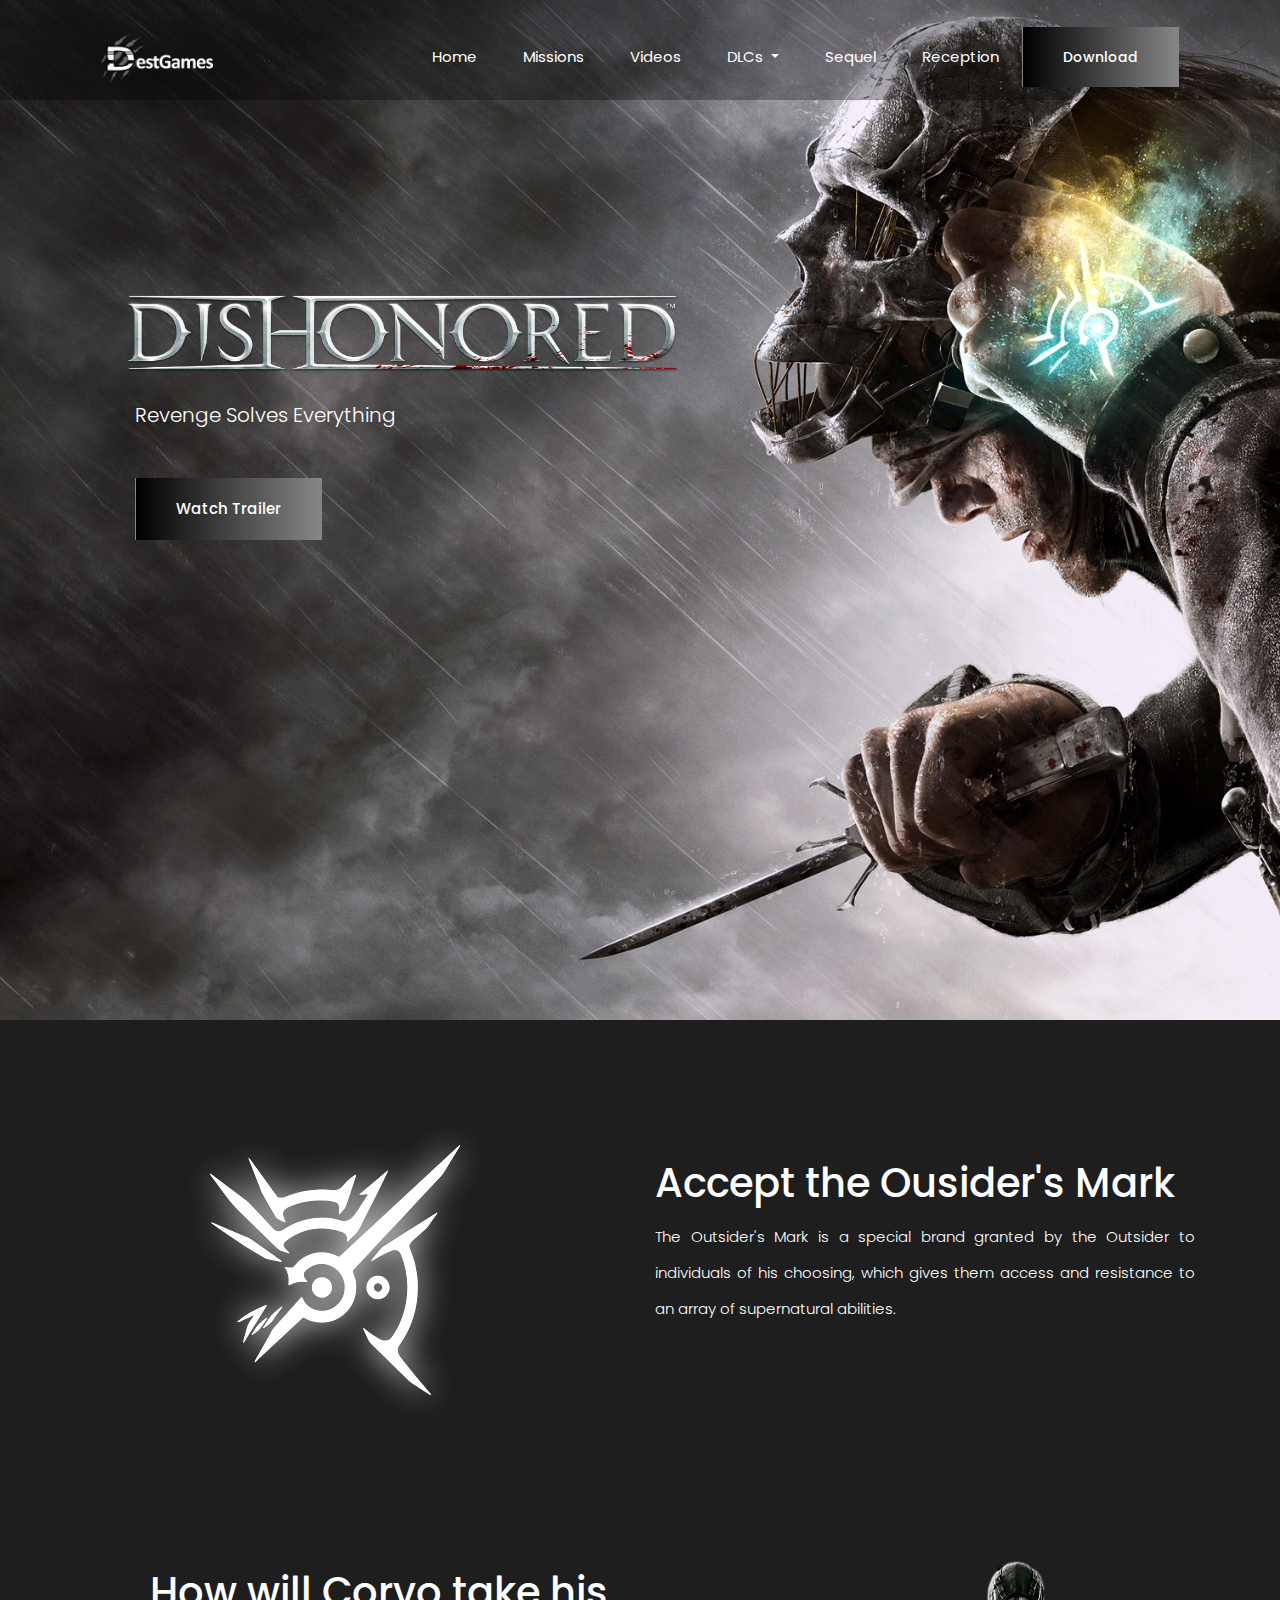
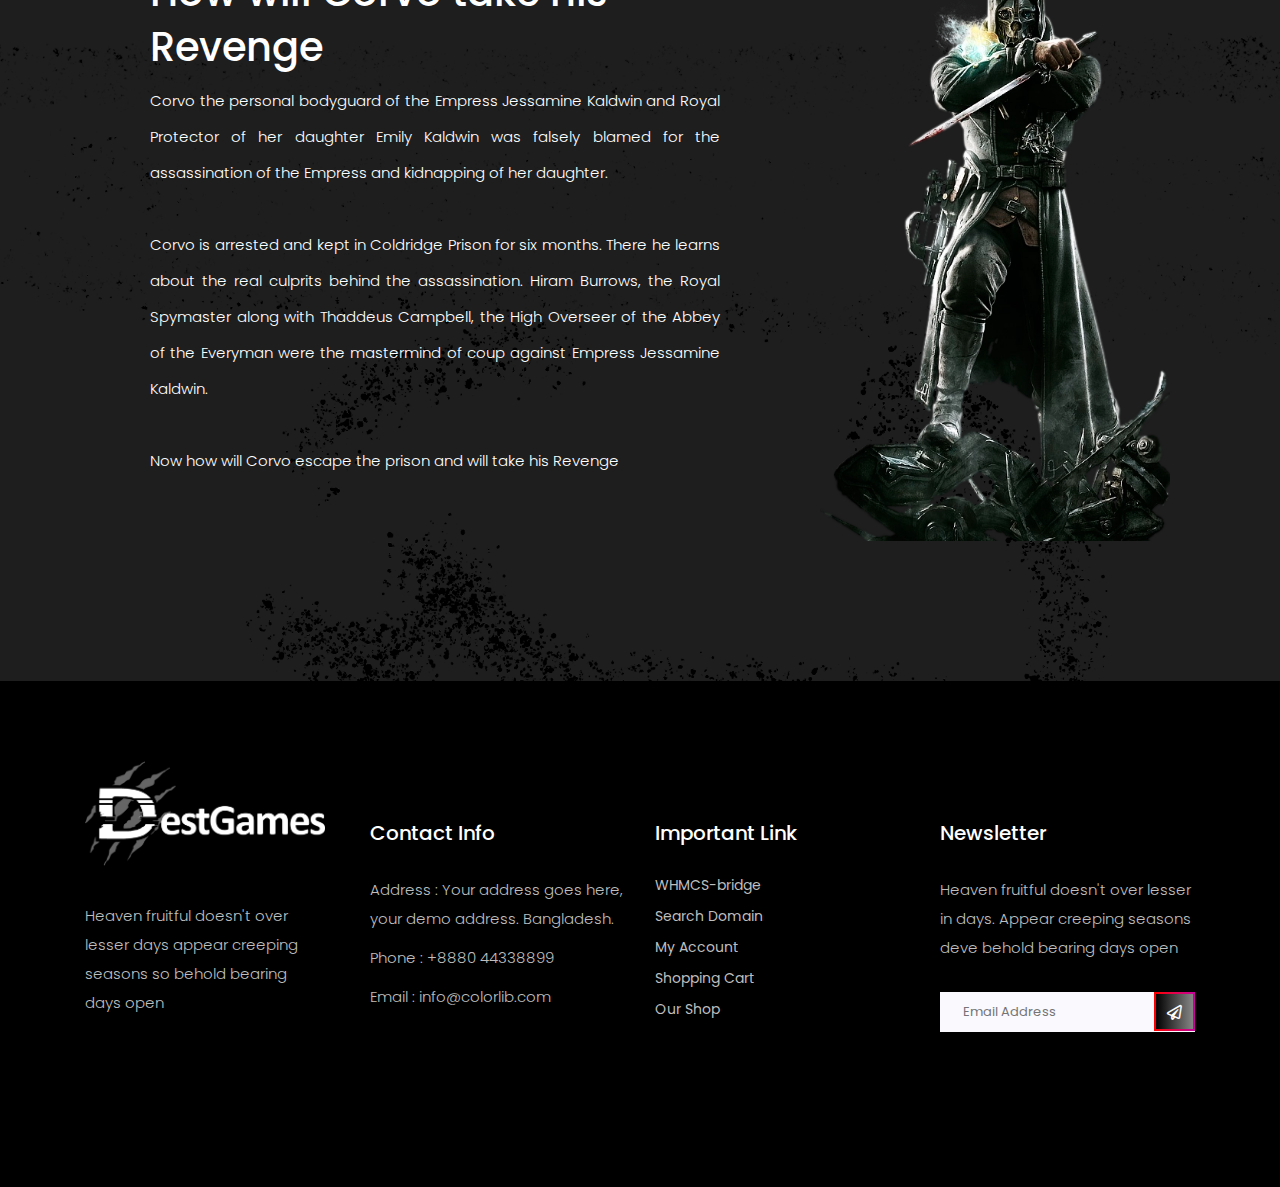
<file: index.html>
<!doctype html>
<html lang="zxx">

<head>
    <!-- Required meta tags -->
    <meta charset="utf-8">
    <meta name="viewport" content="width=device-width, initial-scale=1, shrink-to-fit=no">
    <title>Dishonored</title>
    <link rel="icon" href="img/favicon.png">
    <link rel="stylesheet" href="https://stackpath.bootstrapcdn.com/bootstrap/4.3.1/css/bootstrap.min.css" integrity="sha384-ggOyR0iXCbMQv3Xipma34MD+dH/1fQ784/j6cY/iJTQUOhcWr7x9JvoRxT2MZw1T" crossorigin="anonymous">
    <link href="https://cdnjs.cloudflare.com/ajax/libs/font-awesome/5.11.2/css/all.css" rel="stylesheet">
    <link rel="stylesheet" href="css/style.css">
</head>

<body>
    <div class="body_bg">
        <!--::header part start::-->
        <header class="main_menu single_page_menu">
            <div class="container">
                <div class="row align-items-center">
                    <div class="col-lg-12">
                        <nav class="navbar navbar-expand-lg navbar-light">
                            <a class="navbar-brand" href="index.html"> <img src="img/site-logo.png" alt="logo" style="padding-right: 80px;padding-top: 3px"> </a>
                            <button class="navbar-toggler" type="button" data-toggle="collapse" data-target="#navbarSupportedContent" aria-controls="navbarSupportedContent" aria-expanded="false" aria-label="Toggle navigation">
                                <span class="menu_icon"><i class="fas fa-bars"></i></span>
                            </button>
                            <div class="collapse navbar-collapse main-menu-item" id="navbarSupportedContent" style="padding-left:100px">
                                <ul class="navbar-nav">
                                    <li class="nav-item">
                                        <a class="nav-link" href="index.html">Home</a>
                                    </li>
                                    <li class="nav-item">
                                        <a class="nav-link" href="missions.html">Missions</a>
                                    </li>
                                    <li class="nav-item">
                                        <a class="nav-link" href="videos.html">Videos</a>
                                    </li>
                                    <li class="nav-item dropdown">
                                        <a class="nav-link dropdown-toggle" href="dlcs.html" id="navbarDropdown" role="button" data-toggle="dropdown" aria-haspopup="true" aria-expanded="false">
                                            DLCs
                                        </a>
                                        <div class="dropdown-menu" aria-labelledby="navbarDropdown">
                                            <a class="dropdown-item" href="dlcs.html"> Dunwall City Trials</a>
                                            <a class="dropdown-item" href="dlcs.html">The Knife of Dunwall</a>
                                            <a class="dropdown-item" href="dlcs.html">The Brigmore Witches</a>
                                        </div>
                                    </li>
                                    <li class="nav-item">
                                        <a class="nav-link" href="dlcs.html#seq">Sequel</a>
                                    </li>
                                    <li class="nav-item">
                                        <a class="nav-link" href="team.html">Reception</a>
                                    </li>
                                </ul>
                            </div>
                            <a href="https://store.steampowered.com/app/205100/Dishonored/" class="btn_1 d-none d-sm-block" style="font-size:14px">Download</a>
                        </nav>
                    </div>
                </div>
            </div>
        </header>
        <!-- Header part end-->
        <!-- banner part start-->
        <section class="banner_part">
            <div class="container">
                <div class="row align-items-center justify-content-between">
                    <div class="col-lg-7 col-md-8">
                        <div class="banner_text">
                            <div class="banner_text_iner">
                                <img src="img/game-logo.png" alt="game-logo" style="padding-bottom:0px">
                                <p style="padding-left: 50px;font-size: 20px;padding-top:0px">Revenge Solves Everything</p>
                                <div style="padding-left: 50px">
                                    <a href="https://www.youtube.com/watch?v=u4b_pKoTebk" class="btn_1">Watch Trailer</a>
                                </div>
                            </div>
                        </div>
                    </div>
                </div>
            </div>
        </section>
        <!-- banner part start-->
        <!-- about_us part start-->
        <section class="about_us section_padding" style="padding-top: 100px">
            <div class="container">
                <div class="row align-items-center justify-content-between">
                    <div class="col-md-5 col-lg-6 col-xl-6">
                        <div class="learning_img" style="padding-left: 100px">
                            <img src="img/mark-logo.png" alt="outsider's mark" width="300" height="300">
                        </div>
                    </div>
                    <div class="col-md-7 col-lg-6 col-xl-0">
                        <div class="about_us_text">
                            <h2>Accept the Ousider's Mark</h2>
                            <p align=justify>The Outsider's Mark is a special brand granted by the Outsider to individuals of his choosing, which gives them access and resistance to an array of supernatural abilities.</p>
                        </div>
                    </div>
                </div>
            </div>
        </section>
        <!-- about_us part end-->
        <!-- about_us part start-->
        <section class="about_us section_padding">
            <div class="container">
                <div class="row align-items-center justify-content-between">
                    <div class="col-md-7 col-lg-7 col-xl-0" style="padding-left: 80px">
                        <div class="about_us_text">
                            <h2>How will Corvo take his Revenge</h2>
                            <p align=justify>Corvo the personal bodyguard of the Empress Jessamine Kaldwin and Royal Protector of her daughter Emily Kaldwin was falsely blamed for the assassination of the Empress and kidnapping of her daughter.<br><br>
                                Corvo is arrested and kept in Coldridge Prison for six months. There he learns about the real culprits behind the assassination. Hiram Burrows, the Royal Spymaster along with Thaddeus Campbell, the High Overseer of the Abbey of the Everyman were the mastermind of coup against Empress Jessamine Kaldwin.<br><br>
                                Now how will Corvo escape the prison and will take his Revenge
                            </p>
                        </div>
                    </div>
                    <div class="col-md-5 col-lg-6 col-xl-5">
                        <div class="learning_img" style="padding-left: 70px">
                            <img src="img/corvo1.png" alt="outsider's mark" width="350" height="581">
                        </div>
                    </div>
                </div>
            </div>
        </section>
        <!-- about_us part end-->
        <!--::footer_part start::-->
        <footer class="footer_part">
            <div class="footer_top">
                <div class="container">
                    <div class="row">
                        <div class="col-sm-6 col-lg-3" style="bottom: 60px;padding-right: 30px">
                            <div class="single_footer_part">
                                <a href="index.html" class="footer_logo_iner"> <img src="img/logo.png" alt="logo"> </a>
                                <p>Heaven fruitful doesn't over lesser days appear creeping seasons so behold bearing
                                    days
                                    open
                                </p>
                            </div>
                        </div>
                        <div class="col-sm-6 col-lg-3">
                            <div class="single_footer_part">
                                <h4>Contact Info</h4>
                                <p>Address : Your address goes
                                    here, your demo address.
                                    Bangladesh.</p>
                                <p>Phone : +8880 44338899</p>
                                <p>Email : info@colorlib.com</p>
                            </div>
                        </div>
                        <div class="col-sm-6 col-lg-3">
                            <div class="single_footer_part">
                                <h4>Important Link</h4>
                                <ul class="list-unstyled">
                                    <li><a href=""> WHMCS-bridge</a></li>
                                    <li><a href="">Search Domain</a></li>
                                    <li><a href="">My Account</a></li>
                                    <li><a href="">Shopping Cart</a></li>
                                    <li><a href="">Our Shop</a></li>
                                </ul>
                            </div>
                        </div>
                        <div class="col-sm-6 col-lg-3">
                            <div class="single_footer_part">
                                <h4>Newsletter</h4>
                                <p>Heaven fruitful doesn't over lesser in days. Appear creeping seasons deve behold
                                    bearing
                                    days
                                    open
                                </p>
                                <div id="mc_embed_signup">
                                    <form target="_blank" action="https://spondonit.us12.list-manage.com/subscribe/post?u=1462626880ade1ac87bd9c93a&amp;id=92a4423d01" method="get" class="subscribe_form relative mail_part">
                                        <input type="email" name="email" id="newsletter-form-email" placeholder="Email Address" class="placeholder hide-on-focus" onfocus="this.placeholder = ''" onblur="this.placeholder = ' Email Address '">
                                        <button type="submit" name="submit" id="newsletter-submit" class="email_icon newsletter-submit button-contactForm"><i class="far fa-paper-plane"></i></button>
                                        <div class="mt-10 info"></div>
                                    </form>
                                </div>
                            </div>
                        </div>
                    </div>
                </div>
            </div>
        </footer>
        <!--::footer_part end::-->
    </div>
    <!-- jquery plugins here-->
    <script src="js/jquery-1.12.1.min.js"></script>
    <!-- popper js -->
    <!--    <script src="js/popper.min.js"></script>-->
    <!-- bootstrap js -->
    <!--    <script src="js/bootstrap.min.js"></script>-->
    <!-- easing js -->
    <script src="js/jquery.magnific-popup.js"></script>
    <!-- swiper js -->
    <!--    <script src="js/swiper.min.js"></script>-->
    <!-- swiper js -->
    <script src="js/masonry.pkgd.js"></script>
    <!-- particles js -->
    <script src="js/owl.carousel.min.js"></script>
    <script src="js/jquery.nice-select.min.js"></script>
    <!-- slick js -->
    <!--    <script src="js/slick.min.js"></script>-->
    <!--    <script src="js/jquery.counterup.min.js"></script>-->
    <!--    <script src="js/waypoints.min.js"></script>-->
    <!--    <script src="js/contact.js"></script>-->
    <script src="js/jquery.ajaxchimp.min.js"></script>
    <!--    <script src="js/jquery.form.js"></script>-->
    <!--    <script src="js/jquery.validate.min.js"></script>-->
    <script src="js/mail-script.js"></script>
    <!-- custom js -->
    <script src="js/custom.js"></script>
    <script src="https://code.jquery.com/jquery-3.3.1.slim.min.js" integrity="sha384-q8i/X+965DzO0rT7abK41JStQIAqVgRVzpbzo5smXKp4YfRvH+8abtTE1Pi6jizo" crossorigin="anonymous"></script>
    <script src="https://cdnjs.cloudflare.com/ajax/libs/popper.js/1.14.7/umd/popper.min.js" integrity="sha384-UO2eT0CpHqdSJQ6hJty5KVphtPhzWj9WO1clHTMGa3JDZwrnQq4sF86dIHNDz0W1" crossorigin="anonymous"></script>
    <script src="https://stackpath.bootstrapcdn.com/bootstrap/4.3.1/js/bootstrap.min.js" integrity="sha384-JjSmVgyd0p3pXB1rRibZUAYoIIy6OrQ6VrjIEaFf/nJGzIxFDsf4x0xIM+B07jRM" crossorigin="anonymous"></script>
</body></html>
</file>
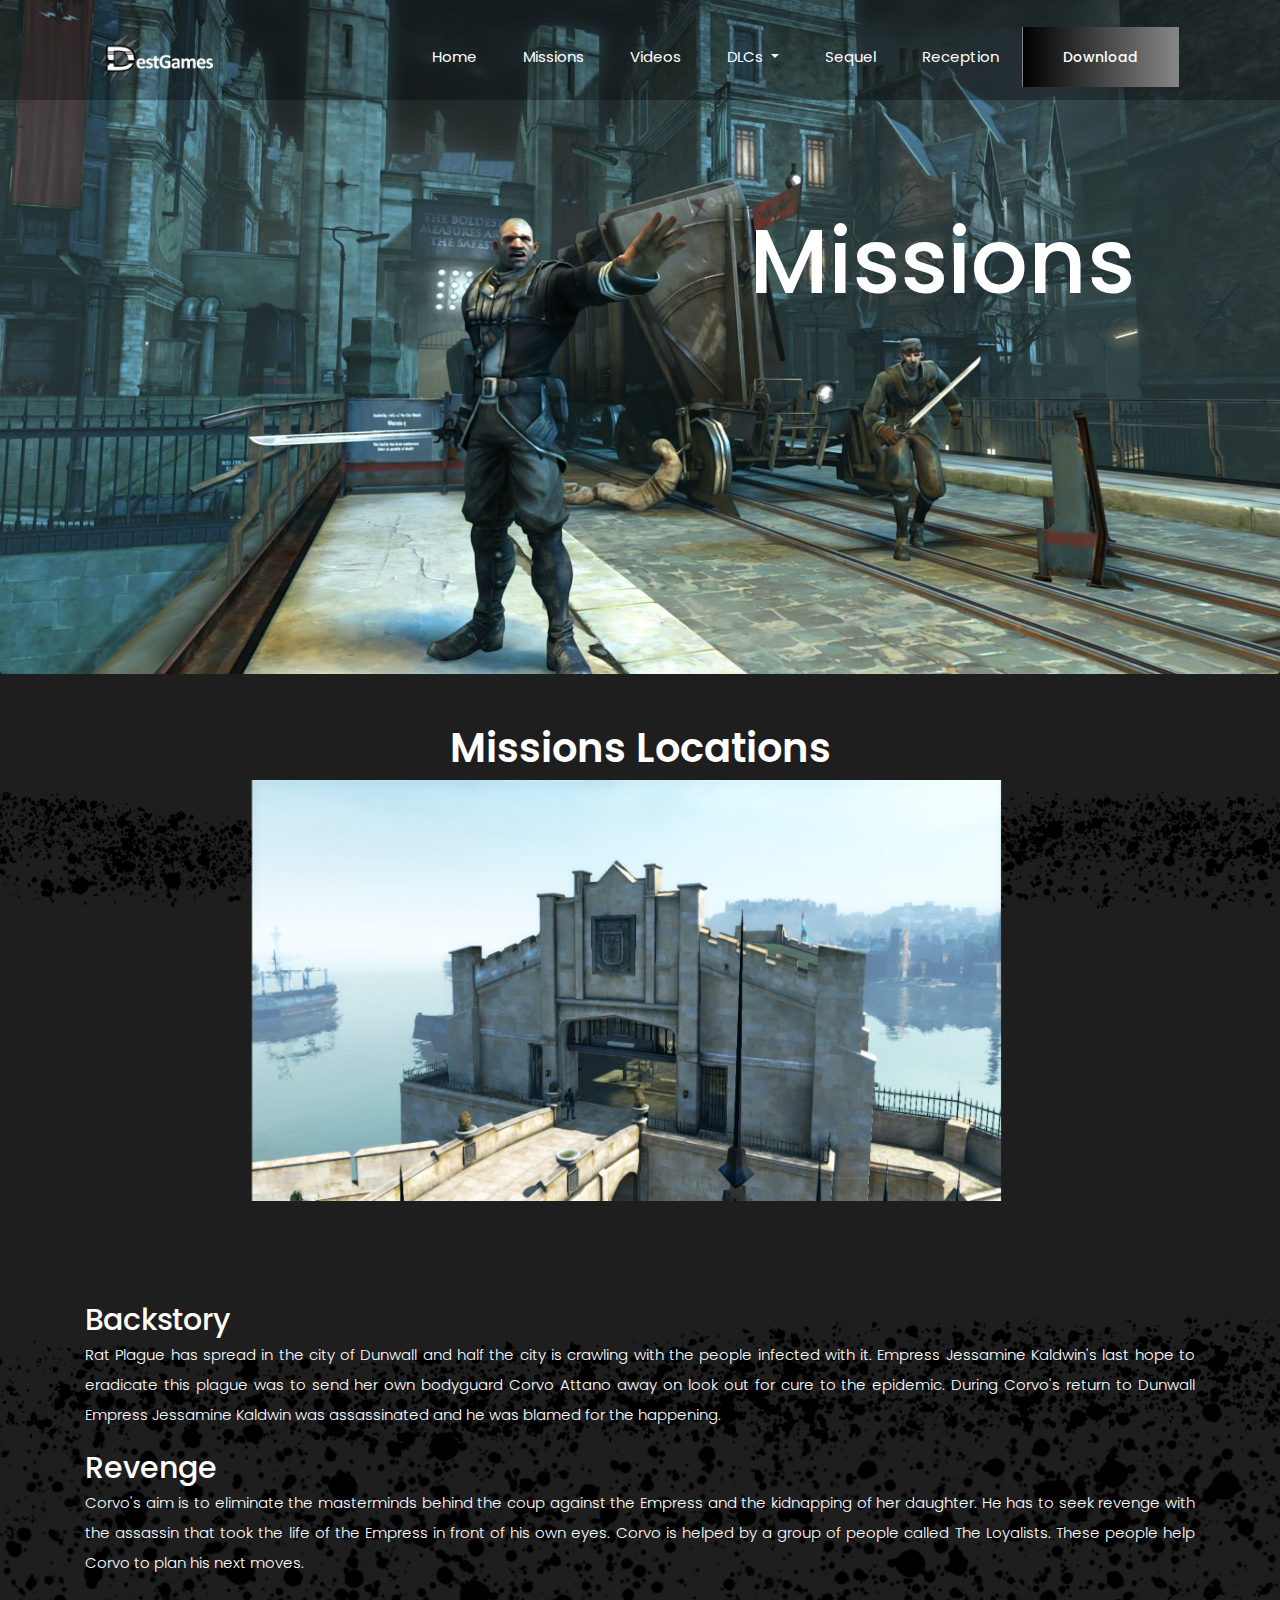
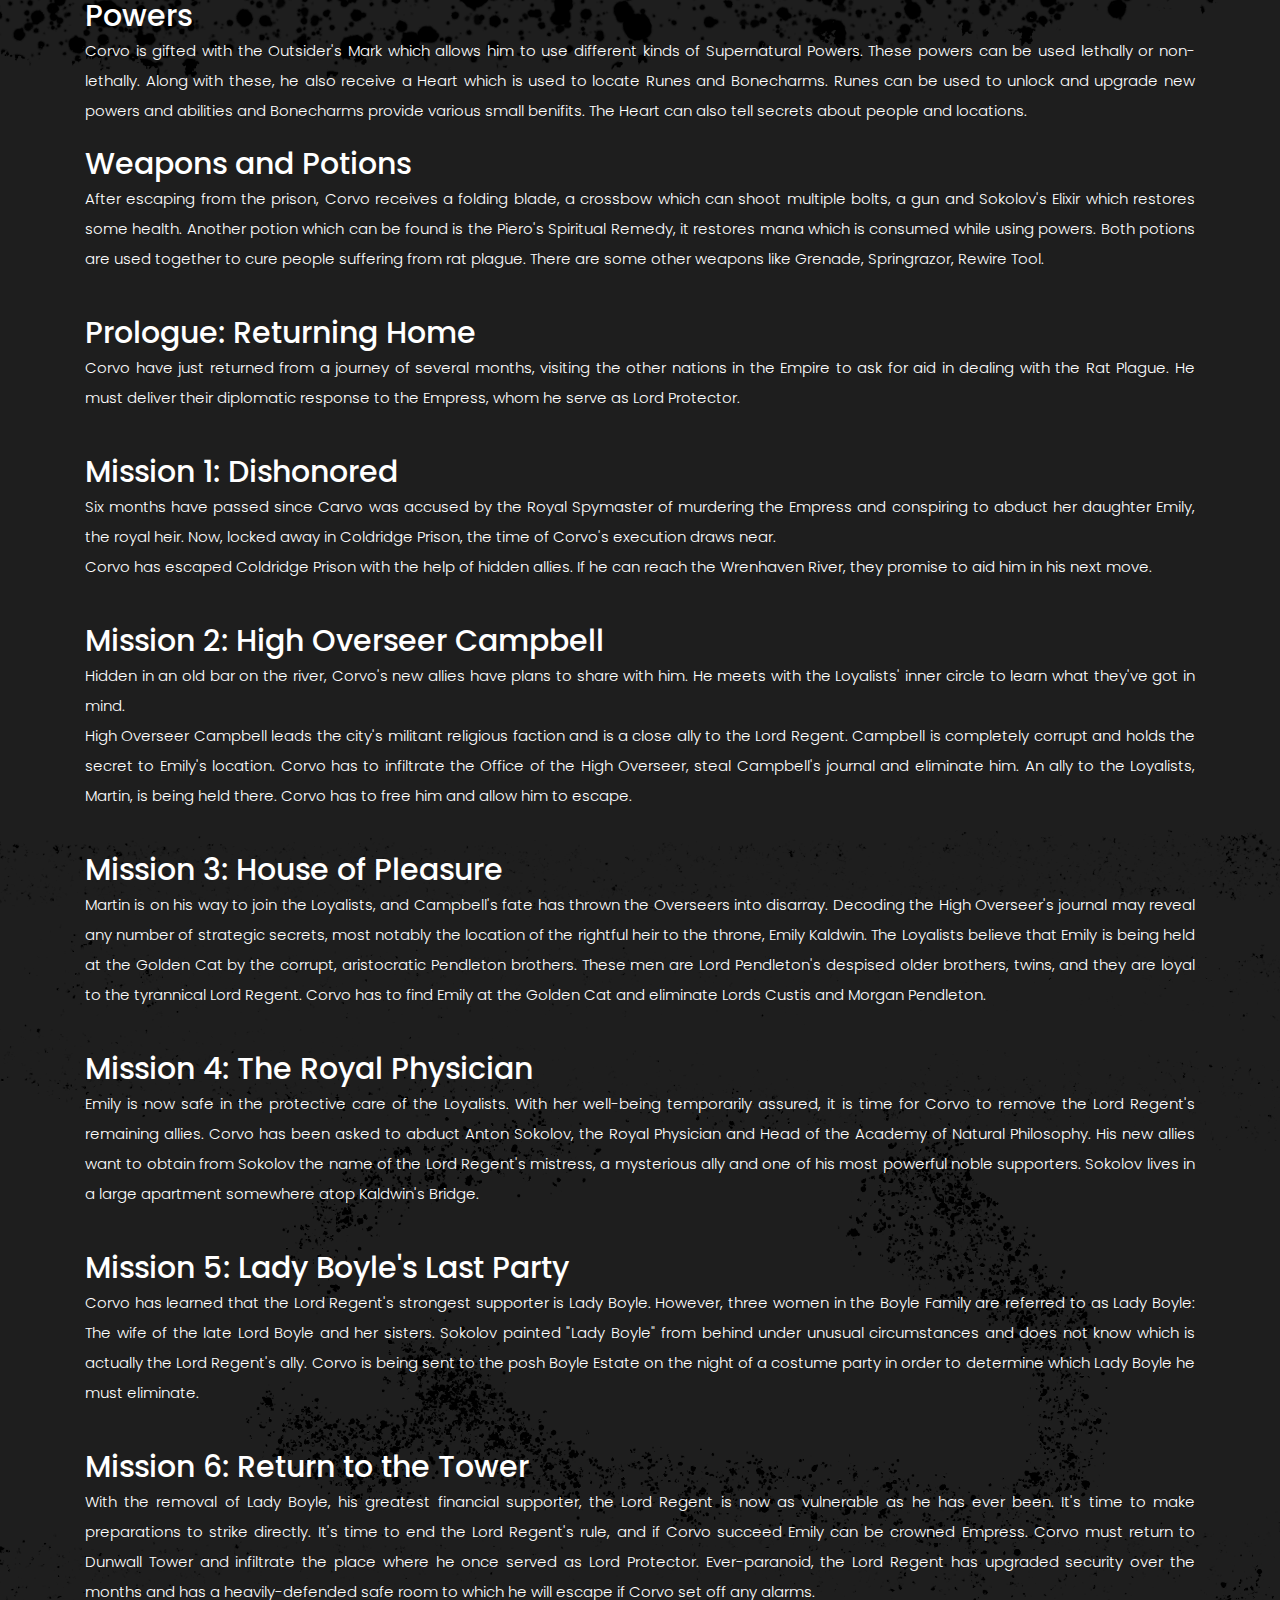
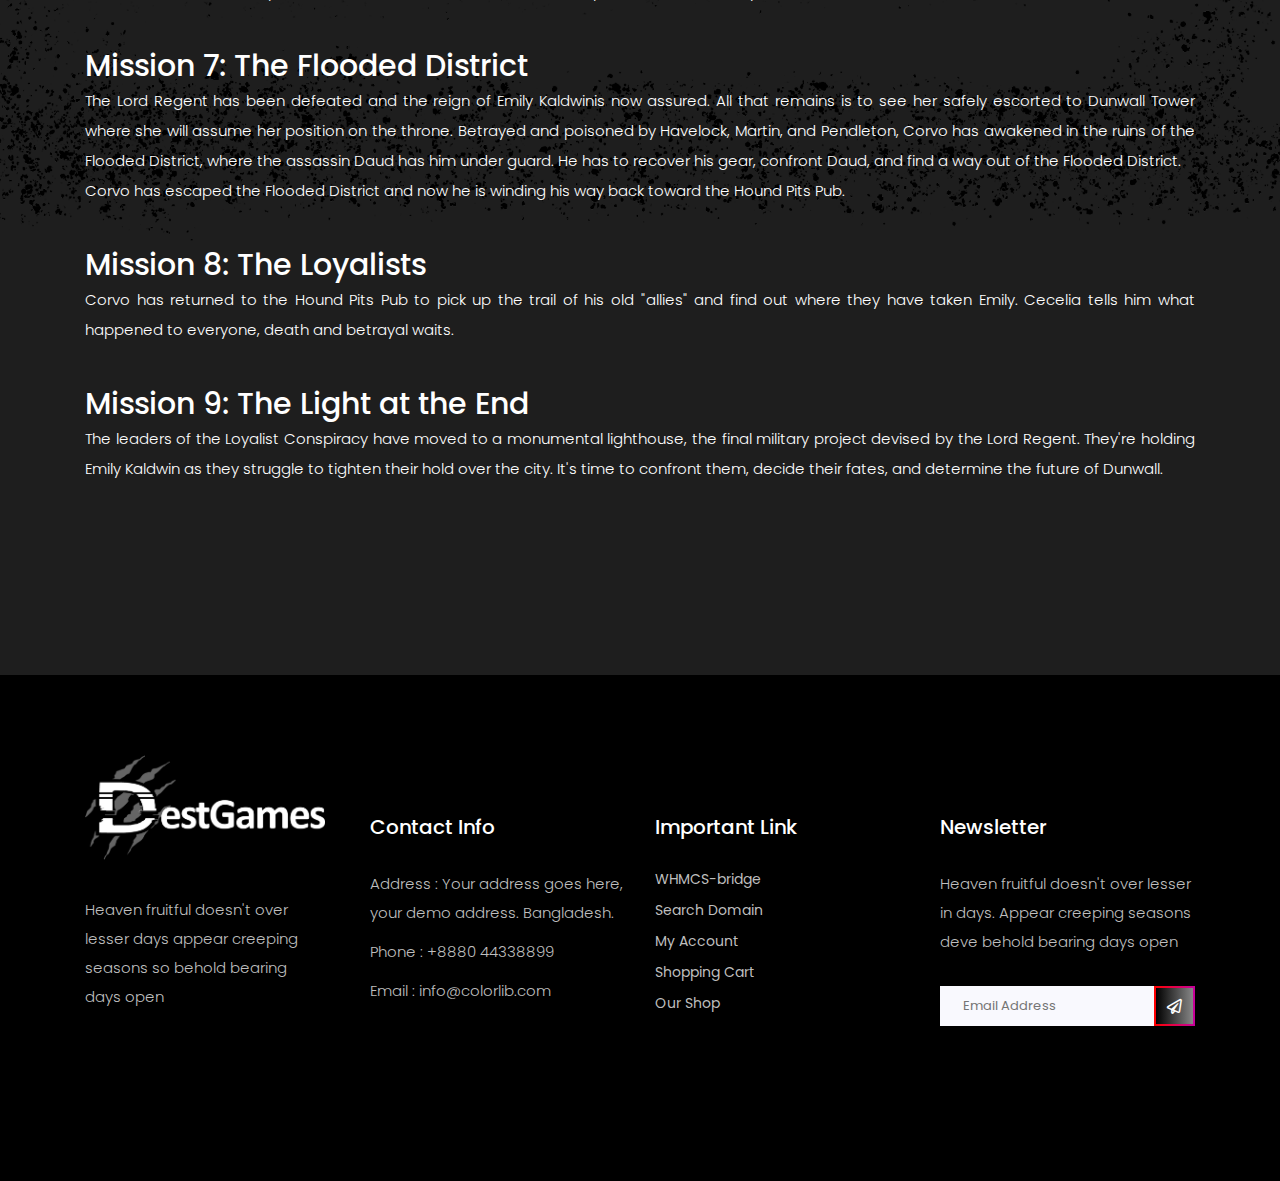
<file: missions.html>
<!doctype html>
<html lang="zxx">

<head>
    <!-- Required meta tags -->
    <meta charset="utf-8">
    <meta name="viewport" content="width=device-width, initial-scale=1, shrink-to-fit=no">
    <title>Missions - Dishonored</title>
    <link rel="icon" href="img/favicon.png">
    <link rel="stylesheet" href="https://stackpath.bootstrapcdn.com/bootstrap/4.3.1/css/bootstrap.min.css" integrity="sha384-ggOyR0iXCbMQv3Xipma34MD+dH/1fQ784/j6cY/iJTQUOhcWr7x9JvoRxT2MZw1T" crossorigin="anonymous">
    <link href="https://cdnjs.cloudflare.com/ajax/libs/font-awesome/5.11.2/css/all.css" rel="stylesheet">
    <link rel="stylesheet" href="css/style.css">
    <link rel="stylesheet" href="css/owl.carousel.min.css">
</head>

<body>
    <div class="body_bg">
        <!--::header part start::-->
        <header class="main_menu single_page_menu">
            <div class="container">
                <div class="row align-items-center">
                    <div class="col-lg-12">
                        <nav class="navbar navbar-expand-lg navbar-light">
                            <a class="navbar-brand" href="index.html"> <img src="img/site-logo.png" alt="logo" style="padding-right: 80px;padding-top: 3px"> </a>
                            <button class="navbar-toggler" type="button" data-toggle="collapse" data-target="#navbarSupportedContent" aria-controls="navbarSupportedContent" aria-expanded="false" aria-label="Toggle navigation">
                                <span class="menu_icon"><i class="fas fa-bars"></i></span>
                            </button>

                            <div class="collapse navbar-collapse main-menu-item" id="navbarSupportedContent" style="padding-left:100px">
                                <ul class="navbar-nav">
                                    <li class="nav-item">
                                        <a class="nav-link" href="index.html">Home</a>
                                    </li>
                                    <li class="nav-item">
                                        <a class="nav-link" href="missions.html">Missions</a>
                                    </li>
                                    <li class="nav-item">
                                        <a class="nav-link" href="videos.html">Videos</a>
                                    </li>
                                    <li class="nav-item dropdown">
                                        <a class="nav-link dropdown-toggle" href="dlcs.html" id="navbarDropdown" role="button" data-toggle="dropdown" aria-haspopup="true" aria-expanded="false">
                                            DLCs
                                        </a>
                                        <div class="dropdown-menu" aria-labelledby="navbarDropdown">
                                            <a class="dropdown-item" href="dlcs.html"> Dunwall City Trials</a>
                                            <a class="dropdown-item" href="dlcs.html">The Knife of Dunwall</a>
                                            <a class="dropdown-item" href="dlcs.html">The Brigmore Witches</a>
                                        </div>
                                    </li>
                                    <li class="nav-item">
                                        <a class="nav-link" href="dlcs.html#seq">Sequel</a>
                                    </li>
                                    <li class="nav-item">
                                        <a class="nav-link" href="team.html">Reception</a>
                                    </li>
                                </ul>
                            </div>
                            <a href="https://store.steampowered.com/app/205100/Dishonored/" class="btn_1 d-none d-sm-block" style="font-size:14px">Download</a>
                        </nav>
                    </div>
                </div>
            </div>
        </header>
        <!-- Header part end-->

        <!-- breadcrumb start-->
        <section class="breadcrumb breadcrumb_bg">
            <div class="container">
                <div class="row">
                    <div class="col-lg-12">
                        <div class="breadcrumb_iner text-center">
                            <div class="breadcrumb_iner_item">
                                <h2 style="text-align: right;padding-right: 60px;padding-bottom: 140px">Missions</h2>
                            </div>
                        </div>
                    </div>
                </div>
            </div>

        </section>
        <!-- breadcrumb start-->

        <!-- gallery_part part start-->
        <section class="gallery_part section_padding" style="bottom: 90px">
            <div class="container" style="padding-top: 0px">
                <div class="about_us_text">
                    <h2 style="text-align: center;font-size: 40px">Missions Locations</h2>
                </div>
                <div id="owl-demo" class="owl-carousel owl-theme">
                    <a href=#m0><div class="item"><img src="img/returning_home1.png" alt="Returning Home"></div></a>
                    <a href=#m1><div class="item"><img src="img/dishonored1.png" alt="Dishonored"></div></a>
                    <a href=#m2><div class="item"><img src="img/high-overseer1.png" alt="High Overseer Campbell"></div></a>
                        <a href=#m3><div class="item"><img src="img/house-of-pleasure.png" alt="House of Pleasure"></div></a>
                        <a href=#m4><div class="item"><img src="img/the-royal-physician.png" alt="The Royal Physician"></div></a>
                        <a href=#m5><div class="item"><img src="img/lady-boyle-last-part.png" alt="Lady Boyle's Last Party"></div></a>
                        <a href=#m6><div class="item"><img src="img/return-to-the-tower.png" alt="Return to the Tower"></div></a>
                        <a href=#m7><div class="item"><img src="img/Flooded_district.png" alt="The Flooded District"></div></a>
                        <a href=#m8><div class="item"><img src="img/loyalists.jpg" alt="The Loyalists"></div></a>
                        <a href=#m9><div class="item"><img src="img/light-at-the-end.png" alt="The Light at the End"></div></a>

                </div>
            </div>
        </section>
        <section class="about_us section_padding" style="bottom: 150px;padding-bottom: 0px">
            <div class="container">
                <div class="row align-items-center justify-content-between">
                    <div class="col-md-7 col-lg-12 col-xl-0">
                        <div class="about_us_text">
                            <h2 style="font-size: 30px;line-height: 35px;margin-bottom: 3px">Backstory</h2>
                            <p align=justify style="line-height: 30px;margin-bottom: 20px">Rat Plague has spread in the city of Dunwall and half the city is crawling with the people infected with it. Empress Jessamine Kaldwin's last hope to eradicate this plague was to send her own bodyguard Corvo Attano away on look out for cure to the epidemic. During Corvo's return to Dunwall Empress Jessamine Kaldwin was assassinated and he was blamed for the happening.</p>
                            <h2 style="font-size: 30px;line-height: 35px;margin-bottom: 3px">Revenge</h2>
                            <p align=justify style="line-height: 30px;margin-bottom: 20px">Corvo's aim is to eliminate the masterminds behind the coup against the Empress and the kidnapping of her daughter. He has to seek revenge with the assassin that took the life of the Empress in front of his own eyes. Corvo is helped by a group of people called The Loyalists. These people help Corvo to plan his next moves.</p>
                            <h2 style="font-size: 30px;line-height: 35px;margin-bottom: 3px">Powers</h2>
                            <p align=justify style="line-height: 30px;margin-bottom: 20px">Corvo is gifted with the Outsider's Mark which allows him to use different kinds of Supernatural Powers. These powers can be used lethally or non-lethally. Along with these, he also receive a Heart which is used to locate Runes and Bonecharms. Runes can be used to unlock and upgrade new powers and abilities and Bonecharms provide various small benifits. The Heart can also tell secrets about people and locations.</p>
                            <h2 id="m0" style="font-size: 30px;line-height: 35px;margin-bottom: 3px">Weapons and Potions</h2>
                            <p align=justify style="line-height: 30px;margin-bottom: 20px">After escaping from the prison, Corvo receives a folding blade, a crossbow which can shoot multiple bolts, a gun and Sokolov's Elixir which restores some health. Another potion which can be found is the Piero's Spiritual Remedy, it restores mana which is consumed while using powers. Both potions are used together to cure people suffering from rat plague. There are some other weapons like Grenade, Springrazor, Rewire Tool.</p><br>
                            <h2 id="m1" style="font-size: 30px;line-height: 35px;margin-bottom: 3px">Prologue: Returning Home</h2>
                            <p align=justify style="line-height: 30px;margin-bottom: 20px">Corvo have just returned from a journey of several months, visiting the other nations in the Empire to ask for aid in dealing with the Rat Plague. He must deliver their diplomatic response to the Empress, whom he serve as Lord Protector.</p><br>
                            <h2 id="m2" style="font-size: 30px;line-height: 35px;margin-bottom: 3px">Mission 1: Dishonored</h2>
                            <p align=justify style="line-height: 30px;margin-bottom: 20px">Six months have passed since Carvo was accused by the Royal Spymaster of murdering the Empress and conspiring to abduct her daughter Emily, the royal heir. Now, locked away in Coldridge Prison, the time of Corvo's execution draws near.<br>Corvo has escaped Coldridge Prison with the help of hidden allies. If he can reach the Wrenhaven River, they promise to aid him in his next move.</p><br>
                            <h2 id="m3" style="font-size: 30px;line-height: 35px;margin-bottom: 3px">Mission 2: High Overseer Campbell</h2>
                            <p align=justify style="line-height: 30px;margin-bottom: 20px">Hidden in an old bar on the river, Corvo's new allies have plans to share with him. He meets with the Loyalists' inner circle to learn what they've got in mind. <br>High Overseer Campbell leads the city's militant religious faction and is a close ally to the Lord Regent. Campbell is completely corrupt and holds the secret to Emily's location. Corvo has to infiltrate the Office of the High Overseer, steal Campbell's journal and eliminate him. An ally to the Loyalists, Martin, is being held there. Corvo has to free him and allow him to escape.</p><br>
                            <h2 id="m4" style="font-size: 30px;line-height: 35px;margin-bottom: 3px">Mission 3: House of Pleasure</h2>
                            <p align=justify style="line-height: 30px;margin-bottom: 20px">Martin is on his way to join the Loyalists, and Campbell's fate has thrown the Overseers into disarray. Decoding the High Overseer's journal may reveal any number of strategic secrets, most notably the location of the rightful heir to the throne, Emily Kaldwin. The Loyalists believe that Emily is being held at the Golden Cat by the corrupt, aristocratic Pendleton brothers. These men are Lord Pendleton's despised older brothers, twins, and they are loyal to the tyrannical Lord Regent. Corvo has to find Emily at the Golden Cat and eliminate Lords Custis and Morgan Pendleton.</p><br>
                            <h2 id="m5" style="font-size: 30px;line-height: 35px;margin-bottom: 3px">Mission 4: The Royal Physician</h2>
                            <p align=justify style="line-height: 30px;margin-bottom: 20px">Emily is now safe in the protective care of the Loyalists. With her well-being temporarily assured, it is time for Corvo to remove the Lord Regent's remaining allies. Corvo has been asked to abduct Anton Sokolov, the Royal Physician and Head of the Academy of Natural Philosophy. His new allies want to obtain from Sokolov the name of the Lord Regent's mistress, a mysterious ally and one of his most powerful noble supporters. Sokolov lives in a large apartment somewhere atop Kaldwin's Bridge.</p><br>
                            <h2 id="m6" style="font-size: 30px;line-height: 35px;margin-bottom: 3px">Mission 5: Lady Boyle's Last Party</h2>
                            <p align=justify style="line-height: 30px;margin-bottom: 20px">Corvo has learned that the Lord Regent's strongest supporter is Lady Boyle. However, three women in the Boyle Family are referred to as Lady Boyle: The wife of the late Lord Boyle and her sisters. Sokolov painted "Lady Boyle" from behind under unusual circumstances and does not know which is actually the Lord Regent's ally. Corvo is being sent to the posh Boyle Estate on the night of a costume party in order to determine which Lady Boyle he must eliminate.</p><br>
                            <h2 id="m7" style="font-size: 30px;line-height: 35px;margin-bottom: 3px">Mission 6: Return to the Tower</h2>
                            <p align=justify style="line-height: 30px;margin-bottom: 20px">With the removal of Lady Boyle, his greatest financial supporter, the Lord Regent is now as vulnerable as he has ever been. It's time to make preparations to strike directly. It's time to end the Lord Regent's rule, and if Corvo succeed Emily can be crowned Empress. Corvo must return to Dunwall Tower and infiltrate the place where he once served as Lord Protector. Ever-paranoid, the Lord Regent has upgraded security over the months and has a heavily-defended safe room to which he will escape if Corvo set off any alarms.</p><br>
                            <h2 id="m8" style="font-size: 30px;line-height: 35px;margin-bottom: 3px">Mission 7: The Flooded District</h2>
                            <p align=justify style="line-height: 30px;margin-bottom: 20px">The Lord Regent has been defeated and the reign of Emily Kaldwinis now assured. All that remains is to see her safely escorted to Dunwall Tower where she will assume her position on the throne. Betrayed and poisoned by Havelock, Martin, and Pendleton, Corvo has awakened in the ruins of the Flooded District, where the assassin Daud has him under guard. He has to recover his gear, confront Daud, and find a way out of the Flooded District.<br>Corvo has escaped the Flooded District and now he is winding his way back toward the Hound Pits Pub.</p><br>
                            <h2 id="m9" style="font-size: 30px;line-height: 35px;margin-bottom: 3px">Mission 8: The Loyalists</h2>
                            <p align=justify style="line-height: 30px;margin-bottom: 20px">Corvo has returned to the Hound Pits Pub to pick up the trail of his old "allies" and find out where they have taken Emily. Cecelia tells him what happened to everyone, death and betrayal waits.</p><br>
                            <h2 id="m10" style="font-size: 30px;line-height: 35px;margin-bottom: 3px">Mission 9: The Light at the End</h2>
                            <p align=justify style="line-height: 30px;margin-bottom: 20px">The leaders of the Loyalist Conspiracy have moved to a monumental lighthouse, the final military project devised by the Lord Regent. They're holding Emily Kaldwin as they struggle to tighten their hold over the city. It's time to confront them, decide their fates, and determine the future of Dunwall.</p><br>
                        </div>
                    </div>
                </div>
            </div>
        </section>
        <!-- gallery_part part end-->
        <!--::footer_part start::-->
        <footer class="footer_part">
            <div class="footer_top">
                <div class="container">
                    <div class="row">
                        <div class="col-sm-6 col-lg-3" style="bottom: 60px;padding-right: 30px">
                            <div class="single_footer_part">
                                <a href="index.html" class="footer_logo_iner"> <img src="img/logo.png" alt="logo"> </a>
                                <p>Heaven fruitful doesn't over lesser days appear creeping seasons so behold bearing
                                    days
                                    open
                                </p>
                            </div>
                        </div>
                        <div class="col-sm-6 col-lg-3">
                            <div class="single_footer_part">
                                <h4>Contact Info</h4>
                                <p>Address : Your address goes
                                    here, your demo address.
                                    Bangladesh.</p>
                                <p>Phone : +8880 44338899</p>
                                <p>Email : info@colorlib.com</p>
                            </div>
                        </div>
                        <div class="col-sm-6 col-lg-3">
                            <div class="single_footer_part">
                                <h4>Important Link</h4>
                                <ul class="list-unstyled">
                                    <li><a href=""> WHMCS-bridge</a></li>
                                    <li><a href="">Search Domain</a></li>
                                    <li><a href="">My Account</a></li>
                                    <li><a href="">Shopping Cart</a></li>
                                    <li><a href="">Our Shop</a></li>
                                </ul>
                            </div>
                        </div>
                        <div class="col-sm-6 col-lg-3">
                            <div class="single_footer_part">
                                <h4>Newsletter</h4>
                                <p>Heaven fruitful doesn't over lesser in days. Appear creeping seasons deve behold
                                    bearing
                                    days
                                    open
                                </p>
                                <div id="mc_embed_signup">
                                    <form target="_blank" action="https://spondonit.us12.list-manage.com/subscribe/post?u=1462626880ade1ac87bd9c93a&amp;id=92a4423d01" method="get" class="subscribe_form relative mail_part">
                                        <input type="email" name="email" id="newsletter-form-email" placeholder="Email Address" class="placeholder hide-on-focus" onfocus="this.placeholder = ''" onblur="this.placeholder = ' Email Address '">
                                        <button type="submit" name="submit" id="newsletter-submit" class="email_icon newsletter-submit button-contactForm"><i class="far fa-paper-plane"></i></button>
                                        <div class="mt-10 info"></div>
                                    </form>
                                </div>
                            </div>
                        </div>
                    </div>
                </div>
            </div>
        </footer>
        <!--::footer_part end::-->
    </div>


      <!-- jquery plugins here-->
    <script src="js/jquery-1.12.1.min.js"></script>
    <!-- popper js -->
    <!--    <script src="js/popper.min.js"></script>-->
    <!-- bootstrap js -->
    <!--    <script src="js/bootstrap.min.js"></script>-->
    <!-- easing js -->
    <script src="js/jquery.magnific-popup.js"></script>
    <!-- swiper js -->
    <!--    <script src="js/swiper.min.js"></script>-->
    <!-- swiper js -->
    <script src="js/masonry.pkgd.js"></script>
    <!-- particles js -->
    <script src="js/owl.carousel.min.js"></script>
    <script src="js/jquery.nice-select.min.js"></script>
    <!-- slick js -->
    <!--    <script src="js/slick.min.js"></script>-->
    <!--    <script src="js/jquery.counterup.min.js"></script>-->
    <!--    <script src="js/waypoints.min.js"></script>-->
    <!--    <script src="js/contact.js"></script>-->
    <script src="js/jquery.ajaxchimp.min.js"></script>
    <!--    <script src="js/jquery.form.js"></script>-->
    <!--    <script src="js/jquery.validate.min.js"></script>-->
    <script src="js/mail-script.js"></script>
    
    <!-- custom js -->
    <script src="js/owl.js"></script>
    <script src="js/custom.js"></script>
</body></html>
</file>
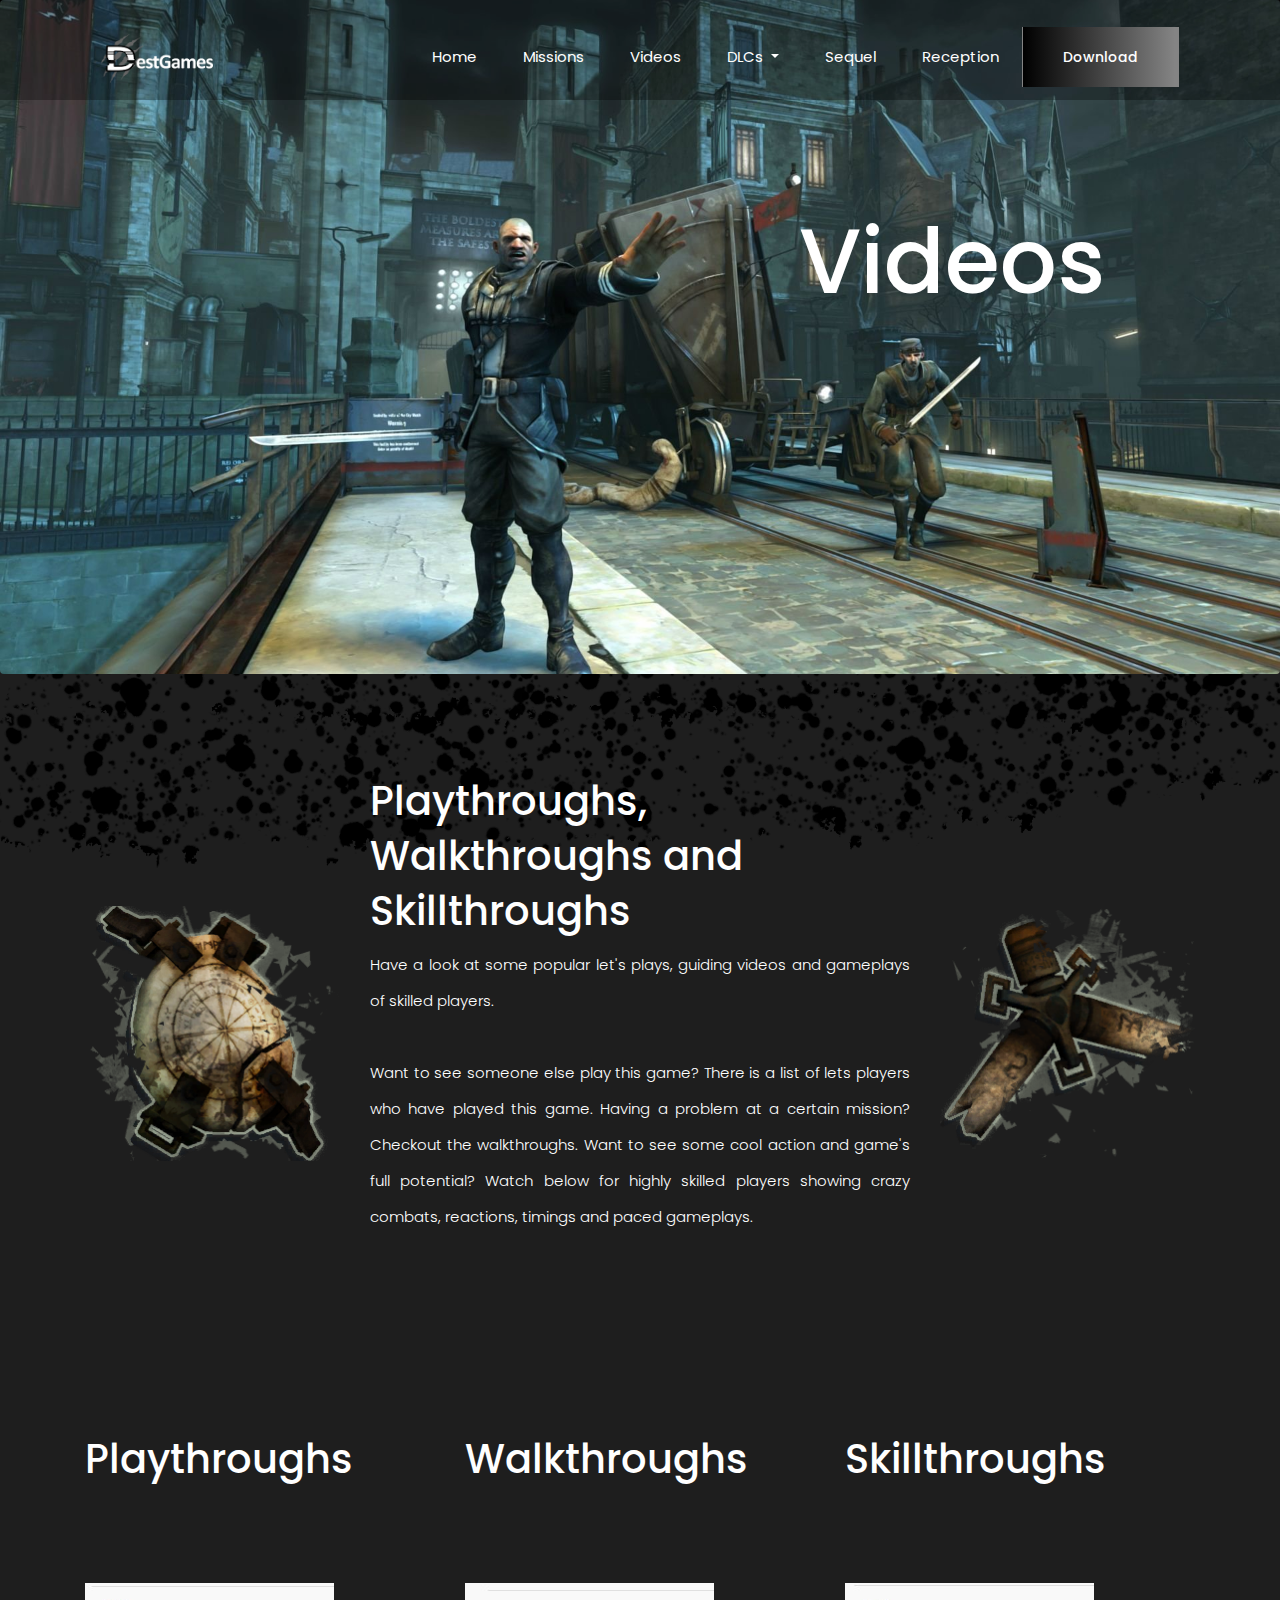
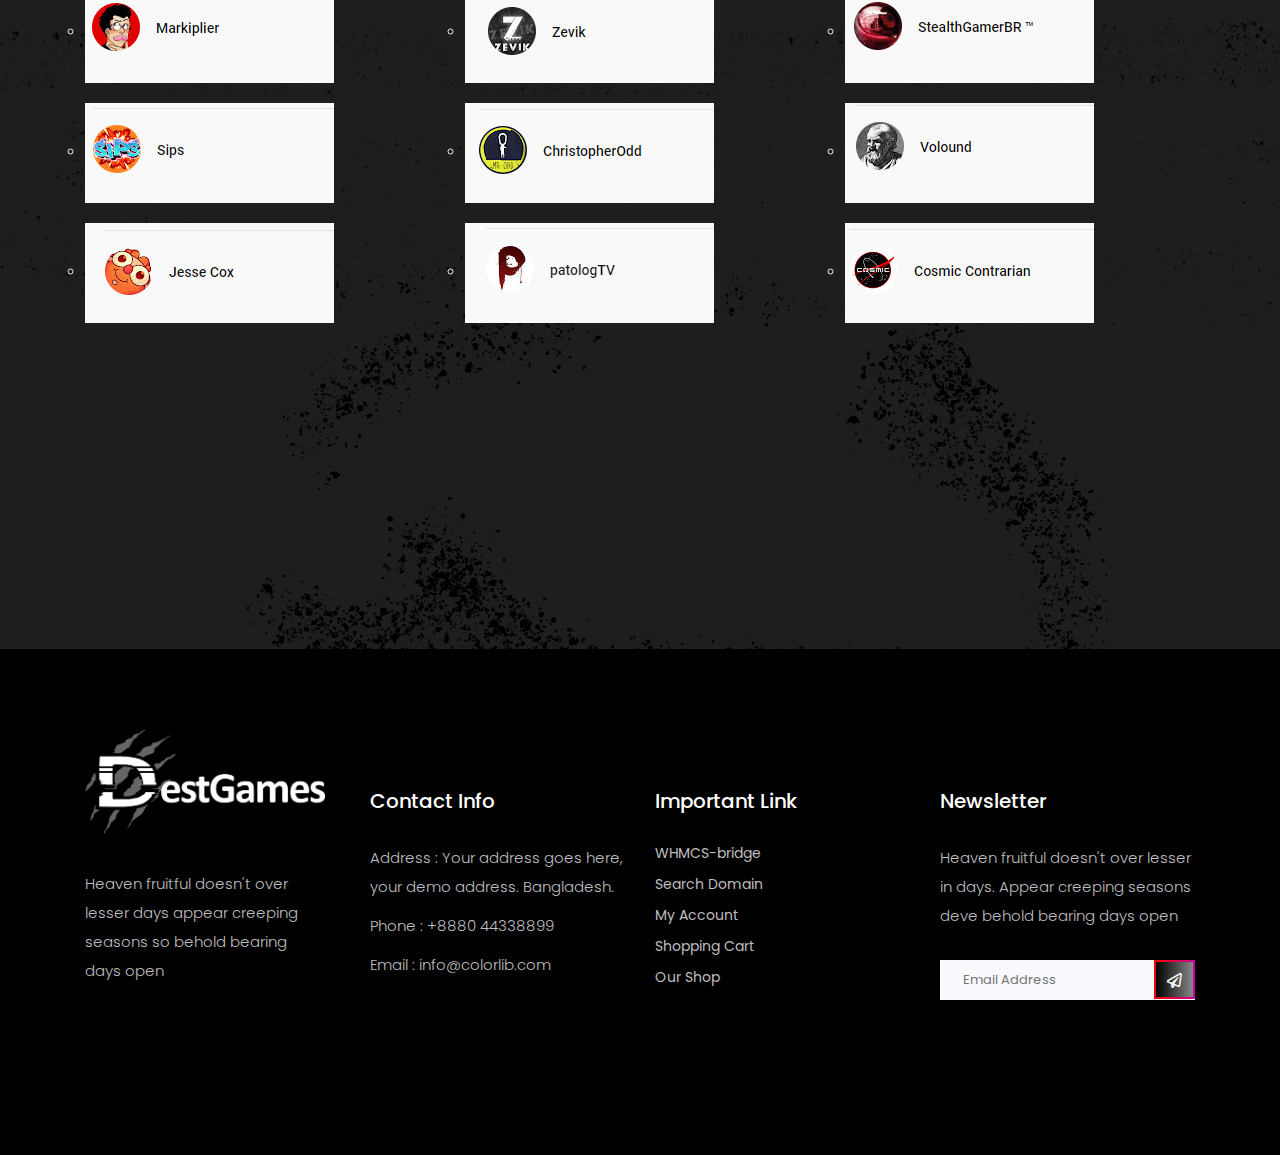
<file: videos.html>
<!doctype html>
<html lang="zxx">

<head>
    <!-- Required meta tags -->
    <meta charset="utf-8">
    <meta name="viewport" content="width=device-width, initial-scale=1, shrink-to-fit=no">
    <title>Videos - Dishonored</title>
    <link rel="icon" href="img/favicon.png">
    <link rel="stylesheet" href="https://stackpath.bootstrapcdn.com/bootstrap/4.3.1/css/bootstrap.min.css" integrity="sha384-ggOyR0iXCbMQv3Xipma34MD+dH/1fQ784/j6cY/iJTQUOhcWr7x9JvoRxT2MZw1T" crossorigin="anonymous">
    <link href="https://cdnjs.cloudflare.com/ajax/libs/font-awesome/5.11.2/css/all.css" rel="stylesheet">
    <link rel="stylesheet" href="css/style.css">
    <link rel="stylesheet" href="css/owl.carousel.min.css">
</head>

<body>
    <div class="body_bg">
        <!--::header part start::-->
        <header class="main_menu single_page_menu">
            <div class="container">
                <div class="row align-items-center">
                    <div class="col-lg-12">
                        <nav class="navbar navbar-expand-lg navbar-light">
                            <a class="navbar-brand" href="index.html"> <img src="img/site-logo.png" alt="logo" style="padding-right: 80px;padding-top: 3px"> </a>
                            <button class="navbar-toggler" type="button" data-toggle="collapse" data-target="#navbarSupportedContent" aria-controls="navbarSupportedContent" aria-expanded="false" aria-label="Toggle navigation">
                                <span class="menu_icon"><i class="fas fa-bars"></i></span>
                            </button>
                            <div class="collapse navbar-collapse main-menu-item" id="navbarSupportedContent" style="padding-left:100px">
                                <ul class="navbar-nav">
                                    <li class="nav-item">
                                        <a class="nav-link" href="index.html">Home</a>
                                    </li>
                                    <li class="nav-item">
                                        <a class="nav-link" href="missions.html">Missions</a>
                                    </li>
                                    <li class="nav-item">
                                        <a class="nav-link" href="videos.html">Videos</a>
                                    </li>
                                    <li class="nav-item dropdown">
                                        <a class="nav-link dropdown-toggle" href="dlcs.html" id="navbarDropdown" role="button" data-toggle="dropdown" aria-haspopup="true" aria-expanded="false">
                                            DLCs
                                        </a>
                                        <div class="dropdown-menu" aria-labelledby="navbarDropdown">
                                            <a class="dropdown-item" href="dlcs.html"> Dunwall City Trials</a>
                                            <a class="dropdown-item" href="dlcs.html">The Knife of Dunwall</a>
                                            <a class="dropdown-item" href="dlcs.html">The Brigmore Witches</a>
                                        </div>
                                    </li>
                                    <li class="nav-item">
                                        <a class="nav-link" href="dlcs.html#seq">Sequel</a>
                                    </li>
                                    <li class="nav-item">
                                        <a class="nav-link" href="team.html">Reception</a>
                                    </li>
                                </ul>
                            </div>
                            <a href="https://store.steampowered.com/app/205100/Dishonored/" class="btn_1 d-none d-sm-block" style="font-size:14px">Download</a>
                        </nav>
                    </div>
                </div>
            </div>
        </header>
        <!-- Header part end-->

        <!-- breadcrumb start-->
        <section class="breadcrumb breadcrumb_bg">
            <div class="container">
                <div class="row">
                    <div class="col-lg-12">
                        <div class="breadcrumb_iner text-center">
                            <div class="breadcrumb_iner_item">
                                <h2 style="text-align: right;padding-right: 90px;padding-bottom: 140px">Videos</h2>
                            </div>
                        </div>
                    </div>
                </div>
            </div>
        </section>
        <!-- breadcrumb start-->
        <!-- about_us part start-->
        <section class="about_us section_padding" style="padding-top: 100px">
            <div class="container">
                <div class="row align-items-center justify-content-between">
                    <div class="col-md-5 col-lg-6 col-xl-3">
                        <div class="learning_img">
                            <img src="img/Rune.png" alt="outsider's mark">
                        </div>
                    </div>
                    <div class="col-md-7 col-lg-6 col-xl-0">
                        <div class="about_us_text">
                            <h2>Playthroughs, Walkthroughs and Skillthroughs</h2>
                            <p align=justify>Have a look at some popular let's plays, guiding videos and gameplays of skilled players.<br><br>Want to see someone else play this game? There is a list of lets players who have played this game. Having a problem at a certain mission? Checkout the walkthroughs. Want to see some cool action and game's full potential? Watch below for highly skilled players showing crazy combats, reactions, timings and paced gameplays.</p>
                        </div>
                    </div>
                    <div class="col-md-5 col-lg-6 col-xl-3">
                        <div class="learning_img">
                            <img src="img/BoneCharm.png" alt="outsider's mark">
                        </div>
                    </div>
                </div>
            </div>
        </section>
        <section class="about_us section_padding">
            <div class="container">
                <div class="row align-items-center justify-content-between">
                    <div class="about_us_text col-md-7 col-lg-4 col-xl-0">
                        <h2>Playthroughs</h2>
                    </div>
                    <div class="about_us_text col-md-7 col-lg-4 col-xl-0">
                        <h2>Walkthroughs</h2>
                    </div>
                    <div class="about_us_text col-md-7 col-lg-4 col-xl-0">
                        <h2>Skillthroughs</h2>
                    </div>
                </div>
            </div>
        </section>
        <section class="about_us section_padding" style="bottom: 120px">
            <div class="container">
                <div class="row align-items-center justify-content-between">
                    <div class="about_us_text col-md-7 col-lg-4 col-xl-0">
                        <p align=justify>
                            <ul style="list-style-type: circle;color: #f2f2f2;line-height: 120px">
                                <li><a href="https://www.youtube.com/playlist?list=PL3tRBEVW0hiDfNcrW0eIyJoObkjj9G0te"><img src="img/vid-ss/markiplier.jpg"></a></li>
                                <li><a href="https://www.youtube.com/playlist?list=PLYqfXQ-ztmZJ7Wn_pktb2lBfBeaWor-89"><img src="img/vid-ss/sips.jpg"></a></li>
                                <li><a href="https://www.youtube.com/playlist?list=PLFx-KViPXIkG1JszmXmQebZAnR90pzgtT"><img src="img/vid-ss/jesse.jpg"></a></li>
                            </ul>
                        </p>
                    </div>
                    <div class="about_us_text col-md-7 col-lg-4 col-xl-0">
                        <p align=justify>
                            <ul style="list-style-type: circle;color: #f2f2f2;line-height: 120px">
                                <li><a href="https://www.youtube.com/playlist?list=PLBz-8qkNkY370nhILSBsZZai1stjHCabK"><img src="img/vid-ss/z.jpg"></a></li>
                                <li><a href="https://www.youtube.com/playlist?list=PLj_Goi54wf0fYU1xR4JxtW5CSaHE3f5An"><img src="img/vid-ss/chris.jpg"></a></li>
                                <li><a href="https://www.youtube.com/playlist?list=PL61FH1Fo4C7HXADpcC_jlG9MV7gw-bIkX"><img src="img/vid-ss/pat.jpg"></a></li>
                            </ul>
                        </p>
                    </div>
                    <div class="about_us_text col-md-7 col-lg-4 col-xl-0">
                        <p align=justify>
                            <ul style="list-style-type: circle;color: #f2f2f2;line-height: 120px">
                                <li><a href="https://www.youtube.com/playlist?list=PLclIXr_K89yeq6GJPop0TfeVmmuRKHdgd"><img src="img/vid-ss/stealthbr.jpg"></a></li>
                                <li><a href="https://www.youtube.com/playlist?list=PLlmEEm6A0j5DgUeeNeLPtJw_38uznzfw_"><img src="img/vid-ss/volound.jpg"></a></li>
                                <li><a href="https://www.youtube.com/playlist?list=PLuSs2iWJezbIyeteSPysRK6k-J_0w672V"><img src="img/vid-ss/cosmic.jpg"></a></li>
                            </ul>
                        </p>
                    </div>
                </div>
            </div>
        </section>
        <!-- about_us part end-->
        <!--::footer_part start::-->
        <footer class="footer_part">
            <div class="footer_top">
                <div class="container">
                    <div class="row">
                        <div class="col-sm-6 col-lg-3" style="bottom: 60px;padding-right: 30px">
                            <div class="single_footer_part">
                                <a href="index.html" class="footer_logo_iner"> <img src="img/logo.png" alt="logo"> </a>
                                <p>Heaven fruitful doesn't over lesser days appear creeping seasons so behold bearing
                                    days
                                    open
                                </p>
                            </div>
                        </div>
                        <div class="col-sm-6 col-lg-3">
                            <div class="single_footer_part">
                                <h4>Contact Info</h4>
                                <p>Address : Your address goes
                                    here, your demo address.
                                    Bangladesh.</p>
                                <p>Phone : +8880 44338899</p>
                                <p>Email : info@colorlib.com</p>
                            </div>
                        </div>
                        <div class="col-sm-6 col-lg-3">
                            <div class="single_footer_part">
                                <h4>Important Link</h4>
                                <ul class="list-unstyled">
                                    <li><a href=""> WHMCS-bridge</a></li>
                                    <li><a href="">Search Domain</a></li>
                                    <li><a href="">My Account</a></li>
                                    <li><a href="">Shopping Cart</a></li>
                                    <li><a href="">Our Shop</a></li>
                                </ul>
                            </div>
                        </div>
                        <div class="col-sm-6 col-lg-3">
                            <div class="single_footer_part">
                                <h4>Newsletter</h4>
                                <p>Heaven fruitful doesn't over lesser in days. Appear creeping seasons deve behold
                                    bearing
                                    days
                                    open
                                </p>
                                <div id="mc_embed_signup">
                                    <form target="_blank" action="https://spondonit.us12.list-manage.com/subscribe/post?u=1462626880ade1ac87bd9c93a&amp;id=92a4423d01" method="get" class="subscribe_form relative mail_part">
                                        <input type="email" name="email" id="newsletter-form-email" placeholder="Email Address" class="placeholder hide-on-focus" onfocus="this.placeholder = ''" onblur="this.placeholder = ' Email Address '">
                                        <button type="submit" name="submit" id="newsletter-submit" class="email_icon newsletter-submit button-contactForm"><i class="far fa-paper-plane"></i></button>
                                        <div class="mt-10 info"></div>
                                    </form>
                                </div>
                            </div>
                        </div>
                    </div>
                </div>
            </div>
        </footer>
        <!--::footer_part end::-->
    </div>

    <!-- jquery plugins here-->
    <script src="js/jquery-1.12.1.min.js"></script>
    <!-- popper js -->
    <script src="js/popper.min.js"></script>
    <!-- bootstrap js -->
    <script src="js/bootstrap.min.js"></script>
    <!-- easing js -->
    <script src="js/jquery.magnific-popup.js"></script>
    <!-- swiper js -->
    <script src="js/swiper.min.js"></script>
    <!-- swiper js -->
    <script src="js/masonry.pkgd.js"></script>
    <!-- particles js -->
    <script src="js/owl.carousel.min.js"></script>
    <script src="js/jquery.nice-select.min.js"></script>
    <!-- slick js -->
    <script src="js/slick.min.js"></script>
    <script src="js/jquery.counterup.min.js"></script>
    <script src="js/waypoints.min.js"></script>
    <script src="js/contact.js"></script>
    <script src="js/jquery.ajaxchimp.min.js"></script>
    <script src="js/jquery.form.js"></script>
    <script src="js/jquery.validate.min.js"></script>
    <script src="js/mail-script.js"></script>
    <!-- custom js -->
    <script src="js/custom.js"></script>
</body>

</html>
</file>
<file: css/style.css>
/**************** extend css start ****************/
@import url("https://fonts.googleapis.com/css?family=Poppins|Poppins:300,400,500,600&display=swap");
/* line 2, ../../01 cl html template/03_jun 2019/186_Gaiming_html/sass/_extends.scss */
.btn_1, .live_stareams .live_stareams_slide .live_stareams_slide_img:after, .Latest_War .Latest_War_text:after, .gallery_part .single_gallery_item .single_gallery_item_iner:after, .footer_part .single_footer_part .mail_part .email_icon {
  background-image: linear-gradient(to left, #848484 0%, #848484 51%, #000 100%);
}

/* line 8, ../../01 cl html template/03_jun 2019/186_Gaiming_html/sass/_extends.scss */
.main_menu .main-menu-item .nav-item a:before {
  background-image: linear-gradient(to left, #848484 0%, #848484 51%, #000 100%);
}

/* line 14, ../../01 cl html template/03_jun 2019/186_Gaiming_html/sass/_extends.scss */
.cta_part .banner_btn_1:hover, .cta_part .banner_btn_2:hover {
  background-image: linear-gradient(to left, #57ddff 0%, #57ddff 51%, #57ddff 100%);
}

/* line 26, ../../01 cl html template/03_jun 2019/186_Gaiming_html/sass/_extends.scss */
.single_page_menu .main-menu-item .nav-item a:before {
  background: -ms-linear-gradient(16deg, #000 0%, #000 100%);
}

/**************** extend css start ****************/
/**************** common css start ****************/
/* line 3, ../../01 cl html template/03_jun 2019/186_Gaiming_html/sass/_common.scss */
body {
  font-family: "Poppins", sans-serif;
  padding: 0;
  margin: 0;
  font-size: 14px;
}

/* line 9, ../../01 cl html template/03_jun 2019/186_Gaiming_html/sass/_common.scss */
.message_submit_form:focus {
  outline: none;
}

/* line 12, ../../01 cl html template/03_jun 2019/186_Gaiming_html/sass/_common.scss */
input:hover, input:focus {
  outline: none !important;
}

/* line 15, ../../01 cl html template/03_jun 2019/186_Gaiming_html/sass/_common.scss */
.gray_bg {
  background-color: #f7f7f7;
}

/* line 18, ../../01 cl html template/03_jun 2019/186_Gaiming_html/sass/_common.scss */
.section_padding {
  padding: 140px 0px;
}


/* line 33, ../../01 cl html template/03_jun 2019/186_Gaiming_html/sass/_common.scss */
.single_padding_top {
  padding-top: 140px !important;
}



/* line 48, ../../01 cl html template/03_jun 2019/186_Gaiming_html/sass/_common.scss */
.padding_top {
  padding-top: 140px;
}


/* line 63, ../../01 cl html template/03_jun 2019/186_Gaiming_html/sass/_common.scss */
.padding_bottom {
  padding-bottom: 140px;
}
/* line 78, ../../01 cl html template/03_jun 2019/186_Gaiming_html/sass/_common.scss */
a {
  text-decoration: none;
  -webkit-transition: 0.5s;
  transition: 0.5s;
}

/* line 81, ../../01 cl html template/03_jun 2019/186_Gaiming_html/sass/_common.scss */
a:hover {
  outline: none;
  text-decoration: none;
}

/* line 87, ../../01 cl html template/03_jun 2019/186_Gaiming_html/sass/_common.scss */
h1, h2, h3, h4, h5, h6 {
  color: #fff;
  font-family: "Poppins", sans-serif;
}

/* line 91, ../../01 cl html template/03_jun 2019/186_Gaiming_html/sass/_common.scss */
p {
  font-family: "Poppins", sans-serif;
  line-height: 29px;
  font-size: 15px;
  margin-bottom: 0px;
  color: #fff;
  font-weight: 300;
}

/* line 99, ../../01 cl html template/03_jun 2019/186_Gaiming_html/sass/_common.scss */
h2 {
  font-size: 44px;
  line-height: 28px;
  font-weight: 600;
  line-height: 1.222;
}
/* line 115, ../../01 cl html template/03_jun 2019/186_Gaiming_html/sass/_common.scss */
h3 {
  font-size: 24px;
  line-height: 25px;
}

/* line 124, ../../01 cl html template/03_jun 2019/186_Gaiming_html/sass/_common.scss */
h5 {
  font-size: 18px;
  line-height: 22px;
}

/* line 129, ../../01 cl html template/03_jun 2019/186_Gaiming_html/sass/_common.scss */
img {
  max-width: 100%;
}

/* line 132, ../../01 cl html template/03_jun 2019/186_Gaiming_html/sass/_common.scss */
a:focus, .button:focus, button:focus, .btn:focus {
  text-decoration: none;
  outline: none;
  box-shadow: none;
  -webkit-transition: 1s;
  transition: 1s;
}

/* line 139, ../../01 cl html template/03_jun 2019/186_Gaiming_html/sass/_common.scss */
.section_tittle {
  margin-bottom: 80px;
}
/* line 147, ../../01 cl html template/03_jun 2019/186_Gaiming_html/sass/_common.scss */
.section_tittle h2 {
  font-size: 45px;
  color: #fff;
  line-height: 50px;
  font-weight: 500;
  position: relative;
  margin-bottom: 28px;
}
/* line 175, ../../01 cl html template/03_jun 2019/186_Gaiming_html/sass/_common.scss */
.section_tittle p {
  text-transform: capitalize;
  line-height: 30px;
  font-family: "Poppins", sans-serif;
}
/* line 193, ../../01 cl html template/03_jun 2019/186_Gaiming_html/sass/_common.scss */
ul {
  list-style: none;
  margin: 0;
  padding: 0;
}

/* line 198, ../../01 cl html template/03_jun 2019/186_Gaiming_html/sass/_common.scss */
.mb_110 {
  margin-bottom: 110px;
}
/* line 205, ../../01 cl html template/03_jun 2019/186_Gaiming_html/sass/_common.scss */
.mt_130 {
  margin-top: 130px;
}
/* line 220, ../../01 cl html template/03_jun 2019/186_Gaiming_html/sass/_common.scss */
.mb_130 {
  margin-bottom: 140px;
}
/* line 229, ../../01 cl html template/03_jun 2019/186_Gaiming_html/sass/_common.scss */
.padding_less_40 {
  margin-bottom: -50px;
}

/* line 232, ../../01 cl html template/03_jun 2019/186_Gaiming_html/sass/_common.scss */
.z_index {
  z-index: 9 !important;
  position: relative;
}

/* line 247, ../../01 cl html template/03_jun 2019/186_Gaiming_html/sass/_common.scss */
.body_bg {
  background-image: url("../img/body_bg.png");
  background-position: center;
  background-repeat: no-repeat;
  background-size: cover;
}

/* line 251, ../../01 cl html template/03_jun 2019/186_Gaiming_html/sass/_common.scss */
.black .footer_top {
  padding: 65px 0 100px !important;
}
/* line 260, ../../01 cl html template/03_jun 2019/186_Gaiming_html/sass/_common.scss */
.black p {
  color: #888888;
}

/* line 263, ../../01 cl html template/03_jun 2019/186_Gaiming_html/sass/_common.scss */
.black h2, .black h3, .black h4, .black h5 {
  color: #2f2d4e;
}

/* line 266, ../../01 cl html template/03_jun 2019/186_Gaiming_html/sass/_common.scss */
.black .copygight_text {
  background-color: #ebebeb !important;
}

/**************** common css end ****************/
/* Main Button Area css
============================================================================================ */
/* line 3, ../../01 cl html template/03_jun 2019/186_Gaiming_html/sass/_button.scss */
.submit_btn {
  width: auto;
  display: inline-block;
  background: #fff;
  padding: 0px 50px;
  color: #fff;
  font-size: 13px;
  font-weight: 500;
  line-height: 50px;
  border-radius: 5px;
  outline: none !important;
  box-shadow: none !important;
  text-align: center;
  border: 1px solid #edeff2;
  cursor: pointer;
  -webkit-transition: 0.5s;
  transition: 0.5s;
}

/* line 19, ../../01 cl html template/03_jun 2019/186_Gaiming_html/sass/_button.scss */
.submit_btn:hover {
  background: transparent;
}

/* line 24, ../../01 cl html template/03_jun 2019/186_Gaiming_html/sass/_button.scss */
.btn_1 {
  display: inline-block;
  padding: 18.5px 40px;
  border-radius: 0;
  font-size: 15px;
  font-family: "Poppins", sans-serif;
  font-weight: 500;
  color: #fff;
  -o-transition: all .4s ease-in-out;
  -webkit-transition: all .4s ease-in-out;
  transition: all .4s ease-in-out;
  text-transform: capitalize;
  background-size: 200% auto;
  border: 1px solid transparent;
}

/* line 39, ../../01 cl html template/03_jun 2019/186_Gaiming_html/sass/_button.scss */
.btn_1:hover {
  color: #fff !important;
  background-position: right center;
}
/* line 60, ../../01 cl html template/03_jun 2019/186_Gaiming_html/sass/_button.scss */
.btn_2 {
  display: inline-block;
  padding: 18.5px 40px;
  border-radius: 0;
  background-color: #fff;
  font-size: 15px;
  font-family: "Poppins", sans-serif;
  font-weight: 500;
  color: #1a1a1a;
  -o-transition: all .4s ease-in-out;
  -webkit-transition: all .4s ease-in-out;
  transition: all .4s ease-in-out;
  text-transform: capitalize;
  border: 1px solid #8f9091;
  background-size: 200% auto;
}

/* line 75, ../../01 cl html template/03_jun 2019/186_Gaiming_html/sass/_button.scss */
.btn_2:hover {
  color: #fff !important;
  border: 1px solid #000;
  background-position: right center;
  background-color: #000;
  opacity:.4;
}
/* line 97, ../../01 cl html template/03_jun 2019/186_Gaiming_html/sass/_button.scss */
.btn_4 {
  color: #000;
  font-size: 15px;
  font-weight: 700;
  margin-top: 53px;
  display: inline-block;
}
/* line 109, ../../01 cl html template/03_jun 2019/186_Gaiming_html/sass/_button.scss */
.btn_4 img {
  width: 20px;
  margin-left: 15px;
}

/*=================== custom button rule start ====================*/
/* line 117, ../../01 cl html template/03_jun 2019/186_Gaiming_html/sass/_button.scss */
.button {
  display: inline-block;
  border: 1px solid transparent;
  font-size: 15px;
  font-weight: 500;
  padding: 12px 54px;
  border-radius: 4px;
  color: #fff;
  border: 1px solid #edeff2;
  text-transform: uppercase;
  background-color: #000;
  cursor: pointer;
  -webkit-transition: 0.5s;
  transition: 0.5s;
}
/* line 136, ../../01 cl html template/03_jun 2019/186_Gaiming_html/sass/_button.scss */
.button:hover {
  color: #fff;
}

/* line 141, ../../01 cl html template/03_jun 2019/186_Gaiming_html/sass/_button.scss */
.button-link {
  letter-spacing: 0;
  color: #fff;
  border: 0;
  padding: 0;
}

/* line 147, ../../01 cl html template/03_jun 2019/186_Gaiming_html/sass/_button.scss */
.button-link:hover {
  background: transparent;
  color: #fff;
}

/* line 153, ../../01 cl html template/03_jun 2019/186_Gaiming_html/sass/_button.scss */
.button-header {
  color: #fff;
  border-color: #edeff2;
}

/* line 157, ../../01 cl html template/03_jun 2019/186_Gaiming_html/sass/_button.scss */
.button-header:hover {
  background: #000;
  color: #fff;
}

/* line 163, ../../01 cl html template/03_jun 2019/186_Gaiming_html/sass/_button.scss */
.button-contactForm {
  color: #fff;
  border-color: #edeff2;
  padding: 12px 25px;
}

/* End Main Button Area css
============================================================================================ */
/* Start Blog Area css
============================================================================================ */
/* line 5, ../../01 cl html template/03_jun 2019/186_Gaiming_html/sass/_blog.scss */
.latest-blog-area .area-heading {
  margin-bottom: 70px;
}

/* line 10, ../../01 cl html template/03_jun 2019/186_Gaiming_html/sass/_blog.scss */
.blog_area a {
  color: #666666 !important;
  text-decoration: none;
  -webkit-transition: 0.5s;
  transition: 0.5s;
}

/* line 14, ../../01 cl html template/03_jun 2019/186_Gaiming_html/sass/_blog.scss */
.blog_area a:hover, .blog_area a :hover {
  color: #000;
}

/* line 18, ../../01 cl html template/03_jun 2019/186_Gaiming_html/sass/_blog.scss */
.blog_area p {
  color: #888888;
}

/* line 21, ../../01 cl html template/03_jun 2019/186_Gaiming_html/sass/_blog.scss */
.blog_area h1, .blog_area h2, .blog_area h3, .blog_area h4, .blog_area h5, .blog_area h6 {
  color: #fff;
}

/* line 26, ../../01 cl html template/03_jun 2019/186_Gaiming_html/sass/_blog.scss */
.single-blog {
  overflow: hidden;
  margin-bottom: 30px;
}

/* line 30, ../../01 cl html template/03_jun 2019/186_Gaiming_html/sass/_blog.scss */
.single-blog:hover {
  box-shadow: 0px 10px 20px 0px rgba(42, 34, 123, 0.1);
}

/* line 34, ../../01 cl html template/03_jun 2019/186_Gaiming_html/sass/_blog.scss */
.single-blog .thumb {
  overflow: hidden;
  position: relative;
}

/* line 38, ../../01 cl html template/03_jun 2019/186_Gaiming_html/sass/_blog.scss */
.single-blog .thumb:after {
  content: '';
  position: absolute;
  left: 0;
  top: 0;
  width: 100%;
  height: 100%;
  background: #000;
  opacity: 0;
  -webkit-transition: 0.5s;
  transition: 0.5s;
}

/* line 51, ../../01 cl html template/03_jun 2019/186_Gaiming_html/sass/_blog.scss */
.single-blog h4 {
  border-bottom: 1px solid #dfdfdf;
  padding-bottom: 34px;
  margin-bottom: 25px;
}

/* line 58, ../../01 cl html template/03_jun 2019/186_Gaiming_html/sass/_blog.scss */
.single-blog a {
  font-size: 20px;
  font-weight: 600;
}

/* line 68, ../../01 cl html template/03_jun 2019/186_Gaiming_html/sass/_blog.scss */
.single-blog .date {
  color: #888;
  text-align: left;
  display: inline-block;
  font-size: 13px;
  font-weight: 300;
}

/* line 76, ../../01 cl html template/03_jun 2019/186_Gaiming_html/sass/_blog.scss */
.single-blog .tag {
  text-align: left;
  display: inline-block;
  float: left;
  font-size: 13px;
  font-weight: 300;
  margin-right: 22px;
  position: relative;
}

/* line 86, ../../01 cl html template/03_jun 2019/186_Gaiming_html/sass/_blog.scss */
.single-blog .tag:after {
  content: '';
  position: absolute;
  width: 1px;
  height: 10px;
  background: #acacac;
  right: -12px;
  top: 7px;
}
/* line 106, ../../01 cl html template/03_jun 2019/186_Gaiming_html/sass/_blog.scss */
.single-blog .likes {
  margin-right: 16px;
}

/* line 114, ../../01 cl html template/03_jun 2019/186_Gaiming_html/sass/_blog.scss */
.single-blog .single-blog-content {
  padding: 30px;
}

/* line 118, ../../01 cl html template/03_jun 2019/186_Gaiming_html/sass/_blog.scss */
.single-blog .single-blog-content .meta-bottom p {
  font-size: 13px;
  font-weight: 300;
}

/* line 123, ../../01 cl html template/03_jun 2019/186_Gaiming_html/sass/_blog.scss */
.single-blog .single-blog-content .meta-bottom i {
  color: #edeff2;
  font-size: 13px;
  margin-right: 7px;
}

/* line 137, ../../01 cl html template/03_jun 2019/186_Gaiming_html/sass/_blog.scss */
.single-blog:hover .thumb:after {
  opacity: .7;
  -webkit-transition: 0.5s;
  transition: 0.5s;
}


/* line 159, ../../01 cl html template/03_jun 2019/186_Gaiming_html/sass/_blog.scss */
.full_image.single-blog {
  position: relative;
}

/* line 162, ../../01 cl html template/03_jun 2019/186_Gaiming_html/sass/_blog.scss */
.full_image.single-blog .single-blog-content {
  position: absolute;
  left: 35px;
  bottom: 0;
  opacity: 0;
  visibility: hidden;
  -webkit-transition: 0.5s;
  transition: 0.5s;
}
/* line 181, ../../01 cl html template/03_jun 2019/186_Gaiming_html/sass/_blog.scss */
.full_image.single-blog h4 {
  -webkit-transition: 0.5s;
  transition: 0.5s;
  border-bottom: none;
  padding-bottom: 5px;
}

/* line 187, ../../01 cl html template/03_jun 2019/186_Gaiming_html/sass/_blog.scss */
.full_image.single-blog a {
  font-size: 20px;
  font-weight: 600;
}

/* line 197, ../../01 cl html template/03_jun 2019/186_Gaiming_html/sass/_blog.scss */
.full_image.single-blog .date {
  color: #fff;
}

/* line 202, ../../01 cl html template/03_jun 2019/186_Gaiming_html/sass/_blog.scss */
.full_image.single-blog:hover .single-blog-content {
  opacity: 1;
  visibility: visible;
  -webkit-transition: 0.5s;
  transition: 0.5s;
}

/* End Blog Area css
============================================================================================ */
/* Latest Blog Area css
============================================================================================ */
/* line 226, ../../01 cl html template/03_jun 2019/186_Gaiming_html/sass/_blog.scss */
.l_blog_item .l_blog_text .date {
  margin-top: 24px;
  margin-bottom: 15px;
}

/* line 230, ../../01 cl html template/03_jun 2019/186_Gaiming_html/sass/_blog.scss */
.l_blog_item .l_blog_text .date a {
  font-size: 12px;
}

/* line 236, ../../01 cl html template/03_jun 2019/186_Gaiming_html/sass/_blog.scss */
.l_blog_item .l_blog_text h4 {
  font-size: 18px;
  border-bottom: 1px solid #eeeeee;
  margin-bottom: 0px;
  padding-bottom: 20px;
  -webkit-transition: 0.5s;
  transition: 0.5s;
}

/* line 249, ../../01 cl html template/03_jun 2019/186_Gaiming_html/sass/_blog.scss */
.l_blog_item .l_blog_text p {
  margin-bottom: 0px;
  padding-top: 20px;
}

/* End Latest Blog Area css
============================================================================================ */
/* Causes Area css
============================================================================================ */
/* line 265, ../../01 cl html template/03_jun 2019/186_Gaiming_html/sass/_blog.scss */
.causes_slider .owl-dots {
  text-align: center;
  margin-top: 80px;
}

/* line 269, ../../01 cl html template/03_jun 2019/186_Gaiming_html/sass/_blog.scss */
.causes_slider .owl-dots .owl-dot {
  height: 14px;
  width: 14px;
  background: #eeeeee;
  display: inline-block;
  margin-right: 7px;
}

/* line 276, ../../01 cl html template/03_jun 2019/186_Gaiming_html/sass/_blog.scss */
.causes_slider .owl-dots .owl-dot:last-child {
  margin-right: 0px;
}

/* line 287, ../../01 cl html template/03_jun 2019/186_Gaiming_html/sass/_blog.scss */
.causes_item {
  background: #fff;
}

/* line 290, ../../01 cl html template/03_jun 2019/186_Gaiming_html/sass/_blog.scss */
.causes_item .causes_img {
  position: relative;
}

/* line 293, ../../01 cl html template/03_jun 2019/186_Gaiming_html/sass/_blog.scss */
.causes_item .causes_img .c_parcent {
  position: absolute;
  bottom: 0px;
  width: 100%;
  left: 0px;
  height: 3px;
  background: rgba(255, 255, 255, 0.5);
}

/* line 301, ../../01 cl html template/03_jun 2019/186_Gaiming_html/sass/_blog.scss */
.causes_item .causes_img .c_parcent span {
  width: 70%;
  height: 3px;
  position: absolute;
  left: 0px;
  bottom: 0px;
}

/* line 309, ../../01 cl html template/03_jun 2019/186_Gaiming_html/sass/_blog.scss */
.causes_item .causes_img .c_parcent span:before {
  content: "75%";
  position: absolute;
  right: -10px;
  bottom: 0px;
  color: #fff;
  padding: 0px 5px;
}

/* line 322, ../../01 cl html template/03_jun 2019/186_Gaiming_html/sass/_blog.scss */
.causes_item .causes_text {
  padding: 30px 35px 40px 30px;
}

/* line 325, ../../01 cl html template/03_jun 2019/186_Gaiming_html/sass/_blog.scss */
.causes_item .causes_text h4 {
  font-size: 18px;
  font-weight: 600;
  margin-bottom: 15px;
  cursor: pointer;
}

/* line 338, ../../01 cl html template/03_jun 2019/186_Gaiming_html/sass/_blog.scss */
.causes_item .causes_text p {
  font-size: 14px;
  line-height: 24px;
  font-weight: 300;
  margin-bottom: 0px;
}

/* line 348, ../../01 cl html template/03_jun 2019/186_Gaiming_html/sass/_blog.scss */
.causes_item .causes_bottom a {
  width: 50%;
  border: 1px solid;
  text-align: center;
  float: left;
  line-height: 50px;
  color: #fff;
  font-size: 14px;
  font-weight: 500;
}

/* line 360, ../../01 cl html template/03_jun 2019/186_Gaiming_html/sass/_blog.scss */
.causes_item .causes_bottom a + a {
  border-color: #eeeeee;
  background: #fff;
  font-size: 14px;
}

/* End Causes Area css
============================================================================================ */
/*================= latest_blog_area css =============*/
/* line 376, ../../01 cl html template/03_jun 2019/186_Gaiming_html/sass/_blog.scss */
.latest_blog_area {
  background: #f9f9ff;
}

/* line 380, ../../01 cl html template/03_jun 2019/186_Gaiming_html/sass/_blog.scss */
.single-recent-blog-post {
  margin-bottom: 30px;
}

/* line 383, ../../01 cl html template/03_jun 2019/186_Gaiming_html/sass/_blog.scss */
.single-recent-blog-post .thumb {
  overflow: hidden;
}

/* line 386, ../../01 cl html template/03_jun 2019/186_Gaiming_html/sass/_blog.scss */
.single-recent-blog-post .thumb img {
  transition: all 0.7s linear;
}

/* line 391, ../../01 cl html template/03_jun 2019/186_Gaiming_html/sass/_blog.scss */
.single-recent-blog-post .details {
  padding-top: 30px;
}

/* line 394, ../../01 cl html template/03_jun 2019/186_Gaiming_html/sass/_blog.scss */
.single-recent-blog-post .details .sec_h4 {
  line-height: 24px;
  padding: 10px 0px 13px;
  transition: all 0.3s linear;
}

/* line 405, ../../01 cl html template/03_jun 2019/186_Gaiming_html/sass/_blog.scss */
.single-recent-blog-post .date {
  font-size: 14px;
  line-height: 24px;
  font-weight: 400;
}

/* line 412, ../../01 cl html template/03_jun 2019/186_Gaiming_html/sass/_blog.scss */
.single-recent-blog-post:hover img {
  transform: scale(1.23) rotate(10deg);
}

/* line 419, ../../01 cl html template/03_jun 2019/186_Gaiming_html/sass/_blog.scss */
.tags .tag_btn {
  font-size: 12px;
  font-weight: 500;
  line-height: 20px;
  border: 1px solid #eeeeee;
  display: inline-block;
  padding: 1px 18px;
  text-align: center;
}

/* line 433, ../../01 cl html template/03_jun 2019/186_Gaiming_html/sass/_blog.scss */
.tags .tag_btn + .tag_btn {
  margin-left: 2px;
}

/*========= blog_categorie_area css ===========*/
/* line 440, ../../01 cl html template/03_jun 2019/186_Gaiming_html/sass/_blog.scss */
.blog_categorie_area {
  padding-top: 30px;
  padding-bottom: 30px;
}

/* line 456, ../../01 cl html template/03_jun 2019/186_Gaiming_html/sass/_blog.scss */
.categories_post {
  position: relative;
  text-align: center;
  cursor: pointer;
}

/* line 461, ../../01 cl html template/03_jun 2019/186_Gaiming_html/sass/_blog.scss */
.categories_post img {
  max-width: 100%;
}

/* line 465, ../../01 cl html template/03_jun 2019/186_Gaiming_html/sass/_blog.scss */
.categories_post .categories_details {
  position: absolute;
  top: 20px;
  left: 20px;
  right: 20px;
  bottom: 20px;
  background: rgba(34, 34, 34, 0.75);
  color: #fff;
  transition: all 0.3s linear;
  display: flex;
  align-items: center;
  justify-content: center;
}

/* line 478, ../../01 cl html template/03_jun 2019/186_Gaiming_html/sass/_blog.scss */
.categories_post .categories_details h5 {
  margin-bottom: 0px;
  font-size: 18px;
  line-height: 26px;
  text-transform: uppercase;
  color: #fff;
  position: relative;
}

/* line 496, ../../01 cl html template/03_jun 2019/186_Gaiming_html/sass/_blog.scss */
.categories_post .categories_details p {
  font-weight: 300;
  font-size: 14px;
  line-height: 26px;
  margin-bottom: 0px;
}

/* line 503, ../../01 cl html template/03_jun 2019/186_Gaiming_html/sass/_blog.scss */
.categories_post .categories_details .border_line {
  margin: 10px 0px;
  background: #fff;
  width: 100%;
  height: 1px;
}

/* line 512, ../../01 cl html template/03_jun 2019/186_Gaiming_html/sass/_blog.scss */
.categories_post:hover .categories_details {
  background: rgba(222, 99, 32, 0.85);
}

/*============ blog_left_sidebar css ==============*/
/* line 527, ../../01 cl html template/03_jun 2019/186_Gaiming_html/sass/_blog.scss */
.blog_item {
  margin-bottom: 50px;
}

/* line 531, ../../01 cl html template/03_jun 2019/186_Gaiming_html/sass/_blog.scss */
.blog_details {
  padding: 30px 0 20px 10px;
  box-shadow: 0px 10px 20px 0px rgba(221, 221, 221, 0.3);
}

/* line 539, ../../01 cl html template/03_jun 2019/186_Gaiming_html/sass/_blog.scss */
.blog_details p {
  margin-bottom: 30px;
}

/* line 543, ../../01 cl html template/03_jun 2019/186_Gaiming_html/sass/_blog.scss */
.blog_details a {
  color: #848484;
}

/* line 546, ../../01 cl html template/03_jun 2019/186_Gaiming_html/sass/_blog.scss */
.blog_details a:hover {
  color: #000 !important;
}

/* line 551, ../../01 cl html template/03_jun 2019/186_Gaiming_html/sass/_blog.scss */
.blog_details h2 {
  font-size: 18px;
  font-weight: 600;
  margin-bottom: 8px;
}

/* line 565, ../../01 cl html template/03_jun 2019/186_Gaiming_html/sass/_blog.scss */
.blog-info-link li {
  float: left;
  font-size: 14px;
}

/* line 569, ../../01 cl html template/03_jun 2019/186_Gaiming_html/sass/_blog.scss */
.blog-info-link li a {
  color: #999999;
}

/* line 573, ../../01 cl html template/03_jun 2019/186_Gaiming_html/sass/_blog.scss */
.blog-info-link li i,
.blog-info-link li span {
  font-size: 13px;
  margin-right: 5px;
}

/* line 579, ../../01 cl html template/03_jun 2019/186_Gaiming_html/sass/_blog.scss */
.blog-info-link li::after {
  content: "|";
  padding-left: 10px;
  padding-right: 10px;
}

/* line 585, ../../01 cl html template/03_jun 2019/186_Gaiming_html/sass/_blog.scss */
.blog-info-link li:last-child::after {
  display: none;
}

/* line 590, ../../01 cl html template/03_jun 2019/186_Gaiming_html/sass/_blog.scss */
.blog-info-link::after {
  content: "";
  display: block;
  clear: both;
  display: table;
}

/* line 598, ../../01 cl html template/03_jun 2019/186_Gaiming_html/sass/_blog.scss */
.blog_item_img {
  position: relative;
}

/* line 601, ../../01 cl html template/03_jun 2019/186_Gaiming_html/sass/_blog.scss */
.blog_item_img .blog_item_date {
  position: absolute;
  bottom: -10px;
  left: 10px;
  display: block;
  color: #fff;
  background-color: #000;
  padding: 8px 15px;
  border-radius: 5px;
}

/* line 617, ../../01 cl html template/03_jun 2019/186_Gaiming_html/sass/_blog.scss */
.blog_item_img .blog_item_date h3 {
  font-size: 22px;
  font-weight: 600;
  color: #fff;
  margin-bottom: 0;
  line-height: 1.2;
}

/* line 629, ../../01 cl html template/03_jun 2019/186_Gaiming_html/sass/_blog.scss */
.blog_item_img .blog_item_date p {
  font-size: 18px;
  margin-bottom: 0;
  color: #fff;
}

/* line 649, ../../01 cl html template/03_jun 2019/186_Gaiming_html/sass/_blog.scss */
.blog_right_sidebar .widget_title {
  font-size: 20px;
  margin-bottom: 40px;
}

/* line 654, ../../01 cl html template/03_jun 2019/186_Gaiming_html/sass/_blog.scss */
.blog_right_sidebar .widget_title::after {
  content: "";
  display: block;
  padding-top: 15px;
  border-bottom: 1px solid #f0e9ff;
}

/* line 662, ../../01 cl html template/03_jun 2019/186_Gaiming_html/sass/_blog.scss */
.blog_right_sidebar .single_sidebar_widget {
  background: #fbf9ff;
  padding: 30px;
  margin-bottom: 30px;
}

/* line 671, ../../01 cl html template/03_jun 2019/186_Gaiming_html/sass/_blog.scss */
.blog_right_sidebar .search_widget .form-control {
  height: 50px;
  border-color: #f0e9ff;
  font-size: 13px;
  color: #999999;
  padding-left: 20px;
  border-radius: 0;
  border-right: 0;
}

/* line 680, ../../01 cl html template/03_jun 2019/186_Gaiming_html/sass/_blog.scss */
.blog_right_sidebar .search_widget .form-control::placeholder {
  color: #999999;
}

/* line 684, ../../01 cl html template/03_jun 2019/186_Gaiming_html/sass/_blog.scss */
.blog_right_sidebar .search_widget .form-control:focus {
  border-color: #f0e9ff;
  outline: 0;
  box-shadow: none;
}

/* line 693, ../../01 cl html template/03_jun 2019/186_Gaiming_html/sass/_blog.scss */
.blog_right_sidebar .search_widget .input-group button {
  background: #fff;
  border-left: 0;
  border: 1px solid #f0e9ff;
  padding: 4px 15px;
  border-left: 0;
}

/* line 700, ../../01 cl html template/03_jun 2019/186_Gaiming_html/sass/_blog.scss */
.blog_right_sidebar .search_widget .input-group button i,
.blog_right_sidebar .search_widget .input-group button span {
  font-size: 14px;
  color: #999999;
}

/* line 712, ../../01 cl html template/03_jun 2019/186_Gaiming_html/sass/_blog.scss */
.blog_right_sidebar .newsletter_widget .form-control {
  height: 50px;
  border-color: #f0e9ff;
  font-size: 13px;
  color: #999999;
  padding-left: 20px;
  border-radius: 0;
}

/* line 721, ../../01 cl html template/03_jun 2019/186_Gaiming_html/sass/_blog.scss */
.blog_right_sidebar .newsletter_widget .form-control::placeholder {
  color: #999999;
}

/* line 725, ../../01 cl html template/03_jun 2019/186_Gaiming_html/sass/_blog.scss */
.blog_right_sidebar .newsletter_widget .form-control:focus {
  border-color: #f0e9ff;
  outline: 0;
  box-shadow: none;
}

/* line 734, ../../01 cl html template/03_jun 2019/186_Gaiming_html/sass/_blog.scss */
.blog_right_sidebar .newsletter_widget .input-group button {
  background: #fff;
  border-left: 0;
  border: 1px solid #f0e9ff;
  padding: 4px 15px;
  border-left: 0;
}

/* line 741, ../../01 cl html template/03_jun 2019/186_Gaiming_html/sass/_blog.scss */
.blog_right_sidebar .newsletter_widget .input-group button i,
.blog_right_sidebar .newsletter_widget .input-group button span {
  font-size: 14px;
  color: #999999;
}

/* line 754, ../../01 cl html template/03_jun 2019/186_Gaiming_html/sass/_blog.scss */
.blog_right_sidebar .post_category_widget .cat-list li {
  border-bottom: 1px solid #f0e9ff;
  transition: all 0.3s ease 0s;
  padding-bottom: 12px;
}

/* line 759, ../../01 cl html template/03_jun 2019/186_Gaiming_html/sass/_blog.scss */
.blog_right_sidebar .post_category_widget .cat-list li:last-child {
  border-bottom: 0;
}

/* line 763, ../../01 cl html template/03_jun 2019/186_Gaiming_html/sass/_blog.scss */
.blog_right_sidebar .post_category_widget .cat-list li a {
  font-size: 14px;
  line-height: 20px;
  color: #888888;
}

/* line 768, ../../01 cl html template/03_jun 2019/186_Gaiming_html/sass/_blog.scss */
.blog_right_sidebar .post_category_widget .cat-list li a p {
  margin-bottom: 0px;
}

/* line 773, ../../01 cl html template/03_jun 2019/186_Gaiming_html/sass/_blog.scss */
.blog_right_sidebar .post_category_widget .cat-list li + li {
  padding-top: 15px;
}

/* line 790, ../../01 cl html template/03_jun 2019/186_Gaiming_html/sass/_blog.scss */
.blog_right_sidebar .popular_post_widget .post_item .media-body {
  justify-content: center;
  align-self: center;
  padding-left: 20px;
}

/* line 795, ../../01 cl html template/03_jun 2019/186_Gaiming_html/sass/_blog.scss */
.blog_right_sidebar .popular_post_widget .post_item .media-body h3 {
  font-size: 16px;
  line-height: 20px;
  margin-bottom: 6px;
  transition: all 0.3s linear;
}

/* line 806, ../../01 cl html template/03_jun 2019/186_Gaiming_html/sass/_blog.scss */
.blog_right_sidebar .popular_post_widget .post_item .media-body a:hover {
  color: #fff;
}

/* line 812, ../../01 cl html template/03_jun 2019/186_Gaiming_html/sass/_blog.scss */
.blog_right_sidebar .popular_post_widget .post_item .media-body p {
  font-size: 14px;
  line-height: 21px;
  margin-bottom: 0px;
}

/* line 819, ../../01 cl html template/03_jun 2019/186_Gaiming_html/sass/_blog.scss */
.blog_right_sidebar .popular_post_widget .post_item + .post_item {
  margin-top: 20px;
}

/* line 827, ../../01 cl html template/03_jun 2019/186_Gaiming_html/sass/_blog.scss */
.blog_right_sidebar .tag_cloud_widget ul li {
  display: inline-block;
}

/* line 830, ../../01 cl html template/03_jun 2019/186_Gaiming_html/sass/_blog.scss */
.blog_right_sidebar .tag_cloud_widget ul li a {
  display: inline-block;
  border: 1px solid #eeeeee;
  background: #fff;
  padding: 4px 20px;
  margin-bottom: 8px;
  margin-right: 3px;
  transition: all 0.3s ease 0s;
  color: #888888;
  font-size: 13px;
}

/* line 841, ../../01 cl html template/03_jun 2019/186_Gaiming_html/sass/_blog.scss */
.blog_right_sidebar .tag_cloud_widget ul li a:hover {
  background: #000;
  color: #fff !important;
  -webkit-text-fill-color: #fff;
  text-decoration: none;
  -webkit-transition: 0.5s;
  transition: 0.5s;
}

/* line 856, ../../01 cl html template/03_jun 2019/186_Gaiming_html/sass/_blog.scss */
.blog_right_sidebar .instagram_feeds .instagram_row {
  display: flex;
  margin-right: -6px;
  margin-left: -6px;
}

/* line 862, ../../01 cl html template/03_jun 2019/186_Gaiming_html/sass/_blog.scss */
.blog_right_sidebar .instagram_feeds .instagram_row li {
  width: 33.33%;
  float: left;
  padding-right: 6px;
  padding-left: 6px;
  margin-bottom: 15px;
}

/* line 962, ../../01 cl html template/03_jun 2019/186_Gaiming_html/sass/_blog.scss */
.blog_right_sidebar .br {
  width: 100%;
  height: 1px;
  background: #eeeeee;
  margin: 30px 0px;
}

/* line 983, ../../01 cl html template/03_jun 2019/186_Gaiming_html/sass/_blog.scss */
.blog-pagination {
  margin-top: 80px;
}

/* line 987, ../../01 cl html template/03_jun 2019/186_Gaiming_html/sass/_blog.scss */
.blog-pagination .page-link {
  font-size: 14px;
  position: relative;
  display: block;
  padding: 0;
  text-align: center;
  margin-left: -1px;
  line-height: 45px;
  width: 45px;
  height: 45px;
  border-radius: 0 !important;
  color: #8a8a8a;
  border: 1px solid #f0e9ff;
  margin-right: 10px;
}

/* line 1004, ../../01 cl html template/03_jun 2019/186_Gaiming_html/sass/_blog.scss */
.blog-pagination .page-link i,
.blog-pagination .page-link span {
  font-size: 13px;
}

/* line 1016, ../../01 cl html template/03_jun 2019/186_Gaiming_html/sass/_blog.scss */
.blog-pagination .page-item.active .page-link {
  background-color: #fbf9ff;
  border-color: #f0e9ff;
  color: #888888;
}

/* line 1023, ../../01 cl html template/03_jun 2019/186_Gaiming_html/sass/_blog.scss */
.blog-pagination .page-item:last-child .page-link {
  margin-right: 0;
}

/*============ Start Blog Single Styles  =============*/
/* line 1048, ../../01 cl html template/03_jun 2019/186_Gaiming_html/sass/_blog.scss */
.single-post-area .blog_details {
  box-shadow: none;
  padding: 0;
}

/* line 1053, ../../01 cl html template/03_jun 2019/186_Gaiming_html/sass/_blog.scss */
.single-post-area .social-links {
  padding-top: 10px;
}

/* line 1056, ../../01 cl html template/03_jun 2019/186_Gaiming_html/sass/_blog.scss */
.single-post-area .social-links li {
  display: inline-block;
  margin-bottom: 10px;
}

/* line 1060, ../../01 cl html template/03_jun 2019/186_Gaiming_html/sass/_blog.scss */
.single-post-area .social-links li a {
  color: #cccccc;
  padding: 7px;
  font-size: 14px;
  transition: all 0.2s linear;
}

/* line 1073, ../../01 cl html template/03_jun 2019/186_Gaiming_html/sass/_blog.scss */
.single-post-area .blog_details {
  padding-top: 26px;
}

/* line 1076, ../../01 cl html template/03_jun 2019/186_Gaiming_html/sass/_blog.scss */
.single-post-area .blog_details p {
  margin-bottom: 20px;
  font-size: 15px;
}

/* line 1086, ../../01 cl html template/03_jun 2019/186_Gaiming_html/sass/_blog.scss */
.single-post-area .quote-wrapper {
  background: rgba(130, 139, 178, 0.1);
  padding: 15px;
  line-height: 1.733;
  color: #888888;
  font-style: italic;
  margin-top: 25px;
  margin-bottom: 25px;
}

/* line 1100, ../../01 cl html template/03_jun 2019/186_Gaiming_html/sass/_blog.scss */
.single-post-area .quotes {
  background: #fff;
  padding: 15px 15px 15px 20px;
  border-left: 2px solid;
}

/* line 1110, ../../01 cl html template/03_jun 2019/186_Gaiming_html/sass/_blog.scss */
.single-post-area .arrow {
  position: absolute;
}

/* line 1113, ../../01 cl html template/03_jun 2019/186_Gaiming_html/sass/_blog.scss */
.single-post-area .arrow .lnr {
  font-size: 20px;
  font-weight: 600;
}

/* line 1120, ../../01 cl html template/03_jun 2019/186_Gaiming_html/sass/_blog.scss */
.single-post-area .thumb .overlay-bg {
  background: rgba(0, 0, 0, 0.8);
}

/* line 1125, ../../01 cl html template/03_jun 2019/186_Gaiming_html/sass/_blog.scss */
.single-post-area .navigation-top {
  padding-top: 15px;
  border-top: 1px solid #f0e9ff;
}

/* line 1129, ../../01 cl html template/03_jun 2019/186_Gaiming_html/sass/_blog.scss */
.single-post-area .navigation-top p {
  margin-bottom: 0;
}

/* line 1133, ../../01 cl html template/03_jun 2019/186_Gaiming_html/sass/_blog.scss */
.single-post-area .navigation-top .like-info {
  font-size: 14px;
}

/* line 1136, ../../01 cl html template/03_jun 2019/186_Gaiming_html/sass/_blog.scss */
.single-post-area .navigation-top .like-info i,
.single-post-area .navigation-top .like-info span {
  font-size: 16px;
  margin-right: 5px;
}

/* line 1143, ../../01 cl html template/03_jun 2019/186_Gaiming_html/sass/_blog.scss */
.single-post-area .navigation-top .comment-count {
  font-size: 14px;
}

/* line 1146, ../../01 cl html template/03_jun 2019/186_Gaiming_html/sass/_blog.scss */
.single-post-area .navigation-top .comment-count i,
.single-post-area .navigation-top .comment-count span {
  font-size: 16px;
  margin-right: 5px;
}

/* line 1155, ../../01 cl html template/03_jun 2019/186_Gaiming_html/sass/_blog.scss */
.single-post-area .navigation-top .social-icons li {
  display: inline-block;
  margin-right: 15px;
}

/* line 1159, ../../01 cl html template/03_jun 2019/186_Gaiming_html/sass/_blog.scss */
.single-post-area .navigation-top .social-icons li:last-child {
  margin: 0;
}

/* line 1163, ../../01 cl html template/03_jun 2019/186_Gaiming_html/sass/_blog.scss */
.single-post-area .navigation-top .social-icons li i,
.single-post-area .navigation-top .social-icons li span {
  font-size: 14px;
  color: #999999;
}

/* line 1181, ../../01 cl html template/03_jun 2019/186_Gaiming_html/sass/_blog.scss */
.single-post-area .blog-author {
  padding: 40px 30px;
  background: #fbf9ff;
  margin-top: 50px;
}

/* line 1190, ../../01 cl html template/03_jun 2019/186_Gaiming_html/sass/_blog.scss */
.single-post-area .blog-author img {
  width: 90px;
  height: 90px;
  border-radius: 50%;
  margin-right: 30px;
}

/* line 1203, ../../01 cl html template/03_jun 2019/186_Gaiming_html/sass/_blog.scss */
.single-post-area .blog-author a {
  display: inline-block;
}

/* line 1207, ../../01 cl html template/03_jun 2019/186_Gaiming_html/sass/_blog.scss */
.single-post-area .blog-author a:hover {
  color: #000;
}

/* line 1212, ../../01 cl html template/03_jun 2019/186_Gaiming_html/sass/_blog.scss */
.single-post-area .blog-author p {
  margin-bottom: 0;
  font-size: 15px;
}

/* line 1217, ../../01 cl html template/03_jun 2019/186_Gaiming_html/sass/_blog.scss */
.single-post-area .blog-author h4 {
  font-size: 16px;
}

/* line 1224, ../../01 cl html template/03_jun 2019/186_Gaiming_html/sass/_blog.scss */
.single-post-area .navigation-area {
  border-bottom: 1px solid #eee;
  padding-bottom: 30px;
  margin-top: 55px;
}

/* line 1229, ../../01 cl html template/03_jun 2019/186_Gaiming_html/sass/_blog.scss */
.single-post-area .navigation-area p {
  margin-bottom: 0px;
}

/* line 1233, ../../01 cl html template/03_jun 2019/186_Gaiming_html/sass/_blog.scss */
.single-post-area .navigation-area h4 {
  font-size: 18px;
  line-height: 25px;
}

/* line 1239, ../../01 cl html template/03_jun 2019/186_Gaiming_html/sass/_blog.scss */
.single-post-area .navigation-area .nav-left {
  text-align: left;
}

/* line 1242, ../../01 cl html template/03_jun 2019/186_Gaiming_html/sass/_blog.scss */
.single-post-area .navigation-area .nav-left .thumb {
  margin-right: 20px;
  background: #000;
}

/* line 1246, ../../01 cl html template/03_jun 2019/186_Gaiming_html/sass/_blog.scss */
.single-post-area .navigation-area .nav-left .thumb img {
  -webkit-transition: 0.5s;
  transition: 0.5s;
}

/* line 1251, ../../01 cl html template/03_jun 2019/186_Gaiming_html/sass/_blog.scss */
.single-post-area .navigation-area .nav-left .lnr {
  margin-left: 20px;
  opacity: 0;
  -webkit-transition: 0.5s;
  transition: 0.5s;
}

/* line 1258, ../../01 cl html template/03_jun 2019/186_Gaiming_html/sass/_blog.scss */
.single-post-area .navigation-area .nav-left:hover .lnr {
  opacity: 1;
}

/* line 1263, ../../01 cl html template/03_jun 2019/186_Gaiming_html/sass/_blog.scss */
.single-post-area .navigation-area .nav-left:hover .thumb img {
  opacity: .5;
}

/* line 1274, ../../01 cl html template/03_jun 2019/186_Gaiming_html/sass/_blog.scss */
.single-post-area .navigation-area .nav-right {
  text-align: right;
}

/* line 1277, ../../01 cl html template/03_jun 2019/186_Gaiming_html/sass/_blog.scss */
.single-post-area .navigation-area .nav-right .thumb {
  margin-left: 20px;
  background: #000;
}

/* line 1281, ../../01 cl html template/03_jun 2019/186_Gaiming_html/sass/_blog.scss */
.single-post-area .navigation-area .nav-right .thumb img {
  -webkit-transition: 0.5s;
  transition: 0.5s;
}

/* line 1286, ../../01 cl html template/03_jun 2019/186_Gaiming_html/sass/_blog.scss */
.single-post-area .navigation-area .nav-right .lnr {
  margin-right: 20px;
  opacity: 0;
  -webkit-transition: 0.5s;
  transition: 0.5s;
}

/* line 1293, ../../01 cl html template/03_jun 2019/186_Gaiming_html/sass/_blog.scss */
.single-post-area .navigation-area .nav-right:hover .lnr {
  opacity: 1;
}

/* line 1298, ../../01 cl html template/03_jun 2019/186_Gaiming_html/sass/_blog.scss */
.single-post-area .navigation-area .nav-right:hover .thumb img {
  opacity: .5;
}

/* line 1313, ../../01 cl html template/03_jun 2019/186_Gaiming_html/sass/_blog.scss */
.comments-area {
  background: transparent;
  border-top: 1px solid #eee;
  padding: 45px 0;
  margin-top: 50px;
}

/* line 1324, ../../01 cl html template/03_jun 2019/186_Gaiming_html/sass/_blog.scss */
.comments-area h4 {
  margin-bottom: 35px;
  font-size: 18px;
}

/* line 1331, ../../01 cl html template/03_jun 2019/186_Gaiming_html/sass/_blog.scss */
.comments-area h5 {
  font-size: 16px;
  margin-bottom: 0px;
}

/* line 1340, ../../01 cl html template/03_jun 2019/186_Gaiming_html/sass/_blog.scss */
.comments-area .comment-list {
  padding-bottom: 48px;
}

/* line 1343, ../../01 cl html template/03_jun 2019/186_Gaiming_html/sass/_blog.scss */
.comments-area .comment-list:last-child {
  padding-bottom: 0px;
}

/* line 1347, ../../01 cl html template/03_jun 2019/186_Gaiming_html/sass/_blog.scss */
.comments-area .comment-list.left-padding {
  padding-left: 25px;
}

/* line 1368, ../../01 cl html template/03_jun 2019/186_Gaiming_html/sass/_blog.scss */
.comments-area .thumb {
  margin-right: 20px;
}

/* line 1371, ../../01 cl html template/03_jun 2019/186_Gaiming_html/sass/_blog.scss */
.comments-area .thumb img {
  width: 70px;
  border-radius: 50%;
}

/* line 1377, ../../01 cl html template/03_jun 2019/186_Gaiming_html/sass/_blog.scss */
.comments-area .date {
  font-size: 14px;
  color: #999999;
  margin-bottom: 0;
  margin-left: 20px;
}

/* line 1384, ../../01 cl html template/03_jun 2019/186_Gaiming_html/sass/_blog.scss */
.comments-area .comment {
  margin-bottom: 10px;
  color: #777777;
  font-size: 15px;
}

/* line 1390, ../../01 cl html template/03_jun 2019/186_Gaiming_html/sass/_blog.scss */
.comments-area .btn-reply {
  background-color: transparent;
  color: #888888;
  padding: 5px 18px;
  font-size: 14px;
  display: block;
  font-weight: 400;
}

/* line 1407, ../../01 cl html template/03_jun 2019/186_Gaiming_html/sass/_blog.scss */
.comment-form {
  border-top: 1px solid #eee;
  padding-top: 45px;
  margin-top: 50px;
  margin-bottom: 20px;
}

/* line 1415, ../../01 cl html template/03_jun 2019/186_Gaiming_html/sass/_blog.scss */
.comment-form .form-group {
  margin-bottom: 30px;
}

/* line 1419, ../../01 cl html template/03_jun 2019/186_Gaiming_html/sass/_blog.scss */
.comment-form h4 {
  margin-bottom: 40px;
  font-size: 18px;
  line-height: 22px;
}

/* line 1427, ../../01 cl html template/03_jun 2019/186_Gaiming_html/sass/_blog.scss */
.comment-form .name {
  padding-left: 0px;
}

/* line 1436, ../../01 cl html template/03_jun 2019/186_Gaiming_html/sass/_blog.scss */
.comment-form .email {
  padding-right: 0px;
}

/* line 1444, ../../01 cl html template/03_jun 2019/186_Gaiming_html/sass/_blog.scss */
.comment-form .form-control {
  border: 1px solid #f0e9ff;
  border-radius: 5px;
  height: 48px;
  padding-left: 18px;
  font-size: 13px;
  background: transparent;
}

/* line 1452, ../../01 cl html template/03_jun 2019/186_Gaiming_html/sass/_blog.scss */
.comment-form .form-control:focus {
  outline: 0;
  box-shadow: none;
}

/* line 1457, ../../01 cl html template/03_jun 2019/186_Gaiming_html/sass/_blog.scss */
.comment-form .form-control::placeholder {
  font-weight: 300;
  color: #999999;
}

/* line 1462, ../../01 cl html template/03_jun 2019/186_Gaiming_html/sass/_blog.scss */
.comment-form .form-control::placeholder {
  color: #777777;
}

/* line 1467, ../../01 cl html template/03_jun 2019/186_Gaiming_html/sass/_blog.scss */
.comment-form textarea {
  padding-top: 18px;
  border-radius: 12px;
  height: 100% !important;
}

/* line 1473, ../../01 cl html template/03_jun 2019/186_Gaiming_html/sass/_blog.scss */
.comment-form ::-webkit-input-placeholder {
  /* Chrome/Opera/Safari */
  font-size: 13px;
  color: #777;
}

/* line 1479, ../../01 cl html template/03_jun 2019/186_Gaiming_html/sass/_blog.scss */
.comment-form ::-moz-placeholder {
  /* Firefox 19+ */
  font-size: 13px;
  color: #777;
}

/* line 1485, ../../01 cl html template/03_jun 2019/186_Gaiming_html/sass/_blog.scss */
.comment-form :-ms-input-placeholder {
  /* IE 10+ */
  font-size: 13px;
  color: #777;
}

/* line 1491, ../../01 cl html template/03_jun 2019/186_Gaiming_html/sass/_blog.scss */
.comment-form :-moz-placeholder {
  /* Firefox 18- */
  font-size: 13px;
  color: #777;
}

/* line 1499, ../../01 cl html template/03_jun 2019/186_Gaiming_html/sass/_blog.scss */
.single_sidebar_widget .btn_1 {
  margin-top: 0px;
  padding: 15px 24px;
}

/*============ End Blog Single Styles  =============*/
/* line 4, ../../01 cl html template/03_jun 2019/186_Gaiming_html/sass/_single_blog.scss */
.single_blog_post .desc a {
  font-size: 16px;
  color: #232b2b !important;
}

/* line 10, ../../01 cl html template/03_jun 2019/186_Gaiming_html/sass/_single_blog.scss */
.single_blog_post .single_blog .single_appartment_content {
  padding: 38px 38px 23px;
  border: 0px solid #edeff2;
  box-shadow: 0px 10px 20px 0px rgba(221, 221, 221, 0.3);
}

/* line 14, ../../01 cl html template/03_jun 2019/186_Gaiming_html/sass/_single_blog.scss */
.single_blog_post .single_blog .single_appartment_content p {
  font-size: 12px;
  text-transform: uppercase;
  margin-bottom: 20px;
}

/* line 18, ../../01 cl html template/03_jun 2019/186_Gaiming_html/sass/_single_blog.scss */
.single_blog_post .single_blog .single_appartment_content p a {
  color: #000;
}

/* line 22, ../../01 cl html template/03_jun 2019/186_Gaiming_html/sass/_single_blog.scss */
.single_blog_post .single_blog .single_appartment_content h4 {
  font-size: 24px;
  font-weight: 600;
  line-height: 1.481;
  margin-bottom: 16px;
}

/* line 28, ../../01 cl html template/03_jun 2019/186_Gaiming_html/sass/_single_blog.scss */
.single_blog_post .single_blog .single_appartment_content h5 {
  font-size: 15px;
  color: #8a8a8a;
  font-weight: 400;
}

/* line 33, ../../01 cl html template/03_jun 2019/186_Gaiming_html/sass/_single_blog.scss */
.single_blog_post .single_blog .single_appartment_content .list-unstyled {
  margin-top: 33px;
}

/* line 35, ../../01 cl html template/03_jun 2019/186_Gaiming_html/sass/_single_blog.scss */
.single_blog_post .single_blog .single_appartment_content .list-unstyled li {
  display: inline;
  margin-right: 17px;
  color: #999999;
}

/* line 39, ../../01 cl html template/03_jun 2019/186_Gaiming_html/sass/_single_blog.scss */
.single_blog_post .single_blog .single_appartment_content .list-unstyled li a {
  margin-right: 8px;
  color: #999999;
}

/**************menu part start*****************/
/* line 2, ../../01 cl html template/03_jun 2019/186_Gaiming_html/sass/_menu.scss */
.main_menu {
  position: absolute;
  left: 0;
  top: 0;
  width: 100%;
  height: 100px;
  z-index: 999;
  background-color: rgba(0, 0, 0, 0.3);
}

/* line 9, ../../01 cl html template/03_jun 2019/186_Gaiming_html/sass/_menu.scss */
.main_menu .navbar-brand {
  padding-top: 0rem;
  padding-bottom: 0px;
}

/* line 14, ../../01 cl html template/03_jun 2019/186_Gaiming_html/sass/_menu.scss */
/*
.main_menu .navbar {
  padding: 0px;
  
}
*/

/* line 18, ../../01 cl html template/03_jun 2019/186_Gaiming_html/sass/_menu.scss */
.main_menu .main-menu-item {
  justify-content: center;
}

/* line 21, ../../01 cl html template/03_jun 2019/186_Gaiming_html/sass/_menu.scss */
.main_menu .main-menu-item ul li .nav-link {
  color: #fff;
  font-size: 15px;
  padding: 43px 23px;
  font-family: "Poppins", sans-serif;
  text-transform: capitalize;
  line-height: 12px;
  font-weight: 400;
}

/* line 29, ../../01 cl html template/03_jun 2019/186_Gaiming_html/sass/_menu.scss */
.main_menu .main-menu-item ul li .nav-link:hover {
  color: #fff;
}

/* line 39, ../../01 cl html template/03_jun 2019/186_Gaiming_html/sass/_menu.scss */
.main_menu .main-menu-item .nav-item a {
  position: relative;
  z-index: 1;
}

/* line 42, ../../01 cl html template/03_jun 2019/186_Gaiming_html/sass/_menu.scss */
.main_menu .main-menu-item .nav-item a:before {
  position: absolute;
  left: 16%;
  top: 49px;
  width: 0%;
  height: 2px;
  content: "";
  -webkit-transition: 0.5s;
  transition: 0.5s;
}

/* line 53, ../../01 cl html template/03_jun 2019/186_Gaiming_html/sass/_menu.scss */
.main_menu .main-menu-item .nav-item a:hover:before {
  width: 67%;
}

/* line 62, ../../01 cl html template/03_jun 2019/186_Gaiming_html/sass/_menu.scss */
.main_menu #search_1 i {
  color: #fff;
}

/* line 69, ../../01 cl html template/03_jun 2019/186_Gaiming_html/sass/_menu.scss */
.main_menu .dropdown-toggle:hover .nav-item .dropdown {
  color: #000 !important;
}

/* line 75, ../../01 cl html template/03_jun 2019/186_Gaiming_html/sass/_menu.scss */
.main_menu #search_input_box {
  position: fixed;
  left: 50%;
  -webkit-transform: translateX(-50%);
  -moz-transform: translateX(-50%);
  -ms-transform: translateX(-50%);
  -o-transform: translateX(-50%);
  transform: translateX(-50%);
  width: 100%;
  max-width: 1140px;
  z-index: 999;
  text-align: center;
  background-color: #000;
}

/* line 89, ../../01 cl html template/03_jun 2019/186_Gaiming_html/sass/_menu.scss */
.main_menu #search_input_box ::placeholder {
  color: #fff;
}

/* line 99, ../../01 cl html template/03_jun 2019/186_Gaiming_html/sass/_menu.scss */
.main_menu #search_input_box .form-control {
  background: transparent;
  border: 0;
  color: #ffffff;
  font-weight: 400;
  font-size: 15px;
  padding: 0;
}

/* line 108, ../../01 cl html template/03_jun 2019/186_Gaiming_html/sass/_menu.scss */
.main_menu #search_input_box .btn {
  width: 0;
  height: 0;
  padding: 0;
  border: 0;
}

/* line 115, ../../01 cl html template/03_jun 2019/186_Gaiming_html/sass/_menu.scss */
.main_menu #search_input_box .ti-close {
  color: #fff;
  font-weight: 600;
  cursor: pointer;
  padding: 10px;
  padding-right: 0;
}

/* line 124, ../../01 cl html template/03_jun 2019/186_Gaiming_html/sass/_menu.scss */
.main_menu .search-inner {
  padding: 5px 5px;
}

/* line 128, ../../01 cl html template/03_jun 2019/186_Gaiming_html/sass/_menu.scss */
.main_menu .form-control:focus {
  box-shadow: none;
}

/* line 132, ../../01 cl html template/03_jun 2019/186_Gaiming_html/sass/_menu.scss */
.main_menu .active_color {
  color: #f5790b !important;
}

/* line 137, ../../01 cl html template/03_jun 2019/186_Gaiming_html/sass/_menu.scss */
.cart {
  margin-left: 20px;
}

/* line 140, ../../01 cl html template/03_jun 2019/186_Gaiming_html/sass/_menu.scss */
.cart .dropdown-toggle::after {
  display: inline-block;
  margin-left: .255em;
  vertical-align: .255em;
  content: "";
  border: 0px solid transparent;
}

/* line 148, ../../01 cl html template/03_jun 2019/186_Gaiming_html/sass/_menu.scss */
.cart i {
  color: #fff;
  position: relative;
  z-index: 1;
  font-size: 15px;
}

/* line 154, ../../01 cl html template/03_jun 2019/186_Gaiming_html/sass/_menu.scss */
.cart i:after {
  position: absolute;
  border-radius: 50%;
  background-color: #f13d80;
  width: 14px;
  height: 14px;
  right: -8px;
  top: -8px;
  content: "5";
  text-align: center;
  line-height: 15px;
  font-size: 10px;
}

/* line 171, ../../01 cl html template/03_jun 2019/186_Gaiming_html/sass/_menu.scss */
.menu_fixed {
  position: fixed;
  z-index: 9999 !important;
  width: 100%;
  height: 100px;
  box-shadow: 0px 10px 15px rgba(0, 0, 0, 0.05);
  top: 0;
  background-color: #000;
  opacity: .8;
}

/* line 179, ../../01 cl html template/03_jun 2019/186_Gaiming_html/sass/_menu.scss */
.menu_fixed .active_color {
  color: #000 !important;
}

/* line 185, ../../01 cl html template/03_jun 2019/186_Gaiming_html/sass/_menu.scss */
.dropdown .dropdown-menu {
  transition: all 0.5s;
  overflow: hidden;
  transform-origin: top center;
  transform: scale(1, 0);
  display: block;
  border: 0px solid transparent;
  background-color: #000;
  opacity: .8;
}

/* line 194, ../../01 cl html template/03_jun 2019/186_Gaiming_html/sass/_menu.scss */
.dropdown .dropdown-menu .dropdown-item {
  font-size: 14px;
  padding: 8px 20px !important;
  color: #fff !important;
  background-color: #000;
  text-transform: capitalize;
}

/* line 205, ../../01 cl html template/03_jun 2019/186_Gaiming_html/sass/_menu.scss */
.dropdown:hover .dropdown-menu {
  transform: scale(1);
}

/* line 344, ../../01 cl html template/03_jun 2019/186_Gaiming_html/sass/_menu.scss */
.dropdown-menu {
  border: 0px solid rgba(0, 0, 0, 0.15) !important;
  background-color: #fafafa;
}

/* line 350, ../../01 cl html template/03_jun 2019/186_Gaiming_html/sass/_menu.scss */
.dropdown:hover .dropdown-menu {
  display: block;
}

/* line 358, ../../01 cl html template/03_jun 2019/186_Gaiming_html/sass/_menu.scss */
.single_page_menu .main-menu-item .nav-item a {
  position: relative;
  z-index: 1;
}

/* line 361, ../../01 cl html template/03_jun 2019/186_Gaiming_html/sass/_menu.scss */
.single_page_menu .main-menu-item .nav-item a:before {
  position: absolute;
  left: 16%;
  top: 49px;
  width: 0%;
  height: 2px;
  content: "";
  -webkit-transition: 0.5s;
  transition: 0.5s;
}

/* line 372, ../../01 cl html template/03_jun 2019/186_Gaiming_html/sass/_menu.scss */
.single_page_menu .main-menu-item .nav-item a:hover:before {
  width: 67%;
}

/**************** banner part css start ****************/
/* line 2, ../../01 cl html template/03_jun 2019/186_Gaiming_html/sass/_banner.scss */
.banner_part {
/*  position: relative;*/
  background-image: url(../img/banner_bg.png);
    background-position: center;
  background-repeat: no-repeat;
  background-size: cover;
}

/* line 8, ../../01 cl html template/03_jun 2019/186_Gaiming_html/sass/_banner.scss */
.banner_part .banner_text {
  display: table;
  width: 100%;
  height: 1020px;
}

/* line 12, ../../01 cl html template/03_jun 2019/186_Gaiming_html/sass/_banner.scss */
.banner_part .banner_text .banner_text_iner {
  display: table-cell;
  vertical-align: top;
    padding-top: 270px;
}

/* line 22, ../../01 cl html template/03_jun 2019/186_Gaiming_html/sass/_banner.scss */
.banner_part .banner_text h1 {
  font-size: 60px;
  text-transform: capitalize;
  font-weight: 700;
  margin-bottom: 32px;
  line-height: 70px;
  color: #fff;
}

/* line 49, ../../01 cl html template/03_jun 2019/186_Gaiming_html/sass/_banner.scss */
.banner_part .banner_text h1 span {
  color: #000;
}

/* line 53, ../../01 cl html template/03_jun 2019/186_Gaiming_html/sass/_banner.scss */
.banner_part .banner_text p {
  font-size: 15px;
  line-height: 1.8;
  font-family: "Poppins", sans-serif;
  color: #fff;
  margin-bottom: 45px;
  padding-right: 140px;
}

/**************** hero part css end ****************/
/************client css start***************/
/* line 3, ../../01 cl html template/03_jun 2019/186_Gaiming_html/sass/_client_logo.scss */
.client_logo .single_client_logo {
  display: flex;
  align-items: center;
}

/* line 7, ../../01 cl html template/03_jun 2019/186_Gaiming_html/sass/_client_logo.scss */
.client_logo .owl-carousel .owl-item img {
  width: auto;
}

/* line 10, ../../01 cl html template/03_jun 2019/186_Gaiming_html/sass/_client_logo.scss */
.client_logo .single_client_logo {
  height: 150px;
}

/* line 12, ../../01 cl html template/03_jun 2019/186_Gaiming_html/sass/_client_logo.scss */
.client_logo .single_client_logo img {
  margin: 0 auto;
}

/************review_part css start***************/
/* line 2, ../../01 cl html template/03_jun 2019/186_Gaiming_html/sass/_live_stareams.scss */
.live_stareams {
  position: relative;
  z-index: 99;
  background-position: center;
  background-repeat: no-repeat;
  background-size: contain;
  padding-top: 0px;
  overflow: hidden;
}

/* line 17, ../../01 cl html template/03_jun 2019/186_Gaiming_html/sass/_live_stareams.scss */
.live_stareams .container-fluid {
  padding-right: 0;
  padding-left: 0;
}

/* line 21, ../../01 cl html template/03_jun 2019/186_Gaiming_html/sass/_live_stareams.scss */
.live_stareams .live_stareams_text {
  margin-bottom: 25px;
}

/* line 23, ../../01 cl html template/03_jun 2019/186_Gaiming_html/sass/_live_stareams.scss */
.live_stareams .live_stareams_text h2 {
  font-size: 45px;
  line-height: 55px;
  margin-bottom: 35px;
  position: relative;
  z-index: 1;
}


/* line 38, ../../01 cl html template/03_jun 2019/186_Gaiming_html/sass/_live_stareams.scss */
.live_stareams .live_stareams_text h2:after {
  position: absolute;
  content: "";
  left: -26px;
  top: -38px;
  width: 100%;
  height: 100%;
  background-image: url(../img/Shape_text.png);
  background-repeat: no-repeat;
  z-index: 1;
}

/* line 51, ../../01 cl html template/03_jun 2019/186_Gaiming_html/sass/_live_stareams.scss */
.live_stareams .live_stareams_slide {
  margin-left: 15px;
}

/* line 59, ../../01 cl html template/03_jun 2019/186_Gaiming_html/sass/_live_stareams.scss */
.live_stareams .live_stareams_slide .live_stareams_slide_img {
  position: relative;
  z-index: 1;
  width: 900px;
  height: 500px;
  align-items: center;
}

/* line 65, ../../01 cl html template/03_jun 2019/186_Gaiming_html/sass/_live_stareams.scss */
.live_stareams .live_stareams_slide .live_stareams_slide_img:after {
  position: absolute;
  content: "";
  left: 0;
  top: 0;
  width: 100%;
  height: 100%;
  background-size: 200% auto;
  opacity: 0;
  z-index: 1;
  -webkit-transition: 0.5s;
  transition: 0.5s;
}

/* line 79, ../../01 cl html template/03_jun 2019/186_Gaiming_html/sass/_live_stareams.scss */
.live_stareams .live_stareams_slide .live_stareams_slide_img img {
  width: 100%;
  height: 100%;
}

/* line 111, ../../01 cl html template/03_jun 2019/186_Gaiming_html/sass/_live_stareams.scss */
.live_stareams .live_stareams_slide .live_stareams_slide_img:hover:after {
  opacity: .3;
}

/* line 138, ../../01 cl html template/03_jun 2019/186_Gaiming_html/sass/_live_stareams.scss */
.live_stareams .owl-next, .live_stareams .owl-prev {
  position: absolute;
  margin-top: 20px;
}

/* line 141, ../../01 cl html template/03_jun 2019/186_Gaiming_html/sass/_live_stareams.scss */
.live_stareams .owl-next i, .live_stareams .owl-prev i {
  font-size: 30px;
  color: #fff;
}

/* line 146, ../../01 cl html template/03_jun 2019/186_Gaiming_html/sass/_live_stareams.scss */
.live_stareams .owl-next {
  margin-left: 30px;
}

/* line 3, ../../01 cl html template/03_jun 2019/186_Gaiming_html/sass/_Latest_War.scss */
.Latest_War .Latest_War_text {
  background-image: url("../img/latest_war_img.png");
  background-position: center;
  background-repeat: no-repeat;
  background-size: cover;
  height: 580px;
  position: relative;
  z-index: 1;
  margin-bottom: 40px;
}

/* line 16, ../../01 cl html template/03_jun 2019/186_Gaiming_html/sass/_Latest_War.scss */
.Latest_War .Latest_War_text:after {
  position: absolute;
  left: 0;
  top: 0;
  width: 100%;
  height: 100%;
  content: "";
  background-size: 200% auto;
  opacity: 0;
  -webkit-transition: all 0.6s ease 0s;
  -moz-transition: all 0.6s ease 0s;
  -o-transition: all 0.6s ease 0s;
  transition: all 0.6s ease 0s;
}

/* line 28, ../../01 cl html template/03_jun 2019/186_Gaiming_html/sass/_Latest_War.scss */
.Latest_War .Latest_War_text .btn_2 {
  position: absolute;
  left: 0;
  right: 0;
  margin: 0 auto;
  top: 45%;
  text-align: center;
  display: inline-block;
  z-index: 9;
  opacity: 0;
  width: 200px;
  padding: 18.5px 0;
}

/* line 43, ../../01 cl html template/03_jun 2019/186_Gaiming_html/sass/_Latest_War.scss */
.Latest_War .Latest_War_text:hover:after {
  opacity: .7;
}

/* line 47, ../../01 cl html template/03_jun 2019/186_Gaiming_html/sass/_Latest_War.scss */
.Latest_War .Latest_War_text:hover .btn_2 {
  opacity: 1;
  visibility: visible;
  z-index: 99;
}

/* line 54, ../../01 cl html template/03_jun 2019/186_Gaiming_html/sass/_Latest_War.scss */
.Latest_War .Latest_War_bg_1 {
  background-image: url("../img/latest_war_img_1.png");
  background-position: center;
  background-repeat: no-repeat;
  background-size: cover;
}

/* line 57, ../../01 cl html template/03_jun 2019/186_Gaiming_html/sass/_Latest_War.scss */
.Latest_War .single_war_text {
  height: 100%;
}

/* line 60, ../../01 cl html template/03_jun 2019/186_Gaiming_html/sass/_Latest_War.scss */
.Latest_War .single_war_text h4 {
  font-size: 24px;
  line-height: 30px;
  margin-bottom: 16px;
}

/* line 66, ../../01 cl html template/03_jun 2019/186_Gaiming_html/sass/_Latest_War.scss */
.Latest_War .single_war_text p {
  font-size: 16px;
  font-family: "Poppins", sans-serif;
}

/* line 71, ../../01 cl html template/03_jun 2019/186_Gaiming_html/sass/_Latest_War.scss */
.Latest_War .single_war_text a {
  display: inline-block;
  background: linear-gradient(to right, #848484 0%, #848484 50%, #000 100%);
  -webkit-background-clip: text;
  -webkit-text-fill-color: transparent;
  background-size: 200% auto;
  -webkit-transition: all 0.6s ease 0s;
  -moz-transition: all 0.6s ease 0s;
  -o-transition: all 0.6s ease 0s;
  transition: all 0.6s ease 0s;
  font-size: 14px;
  text-transform: capitalize;
  margin-top: 8px;
}

/* line 19, ../../01 cl html template/03_jun 2019/186_Gaiming_html/sass/_mixins.scss */
.Latest_War .single_war_text a:hover {
  background-position: center right;
}

/* line 80, ../../01 cl html template/03_jun 2019/186_Gaiming_html/sass/_Latest_War.scss */
.Latest_War .war_text_item {
  margin-top: 25px;
}

/* line 90, ../../01 cl html template/03_jun 2019/186_Gaiming_html/sass/_Latest_War.scss */
.Latest_War .war_text_item h2 {
  font-size: 30px;
}

/* line 100, ../../01 cl html template/03_jun 2019/186_Gaiming_html/sass/_Latest_War.scss */
.Latest_War .war_text_item span {
  margin: 0 15px;
}

/* line 109, ../../01 cl html template/03_jun 2019/186_Gaiming_html/sass/_Latest_War.scss */
.Latest_War .latest_war_list .war_text_item {
  padding-left: 43px;
}

/* line 120, ../../01 cl html template/03_jun 2019/186_Gaiming_html/sass/_Latest_War.scss */
.Latest_War .latest_war_list .war_text_item img {
  max-width: 50px;
}

/* line 123, ../../01 cl html template/03_jun 2019/186_Gaiming_html/sass/_Latest_War.scss */
.Latest_War .latest_war_list .war_text_item h2 {
  font-size: 16px;
}

/* line 127, ../../01 cl html template/03_jun 2019/186_Gaiming_html/sass/_Latest_War.scss */
.Latest_War .latest_war_list .war_text_item .war_date p {
  font-size: 17px;
}

/**************** gallery_part css start ****************/
/* line 2, ../../01 cl html template/03_jun 2019/186_Gaiming_html/sass/_gallery_part.scss */
.gallery_part {
  position: relative;
  z-index: 1;
  /* clearfix */
  /* ---- grid-item ---- */
}
.gallery_part .owl-carousel .item{
   align-self: center;
    width: 90%;
    padding-left: 15%;
}
.gallery_part .owl-carousel .item img{
    display: block;
    width: 90%;
    
}

/* line 5, ../../01 cl html template/03_jun 2019/186_Gaiming_html/sass/_gallery_part.scss */
.gallery_part .single_gallery_item {
  position: relative;
  width: 100%;
  height: 100%;
  z-index: 1;
  overflow: hidden;
}

/* line 12, ../../01 cl html template/03_jun 2019/186_Gaiming_html/sass/_gallery_part.scss */
.gallery_part .single_gallery_item .single_gallery_item_iner:after {
  position: absolute;
  content: "";
  left: 0;
  top: 0;
  width: 100%;
  height: 100%;
  z-index: -1;
  opacity: 0;
  -webkit-transition: 0.5s;
  transition: 0.5s;
  transform: scale(0.7);
  background-size: 200% auto;
}

/* line 27, ../../01 cl html template/03_jun 2019/186_Gaiming_html/sass/_gallery_part.scss */
.gallery_part .single_gallery_item .single_gallery_item_iner .gallery_item_text {
  position: absolute;
  left: 0;
  right: 0;
  top: 42%;
  z-index: 5;
  visibility: hidden;
  opacity: 0;
  -webkit-transition: 0.5s;
  transition: 0.5s;
  width: 100%;
  overflow: hidden;
  text-align: center;
  margin: 0 auto;
  font-size: 40px;
  color: #fff;
}

/* line 42, ../../01 cl html template/03_jun 2019/186_Gaiming_html/sass/_gallery_part.scss */
.gallery_part .single_gallery_item .single_gallery_item_iner .gallery_item_text h3 {
  color: #fff;
  font-size: 20px;
  position: relative;
  display: block;
  overflow: hidden;
}

/* line 50, ../../01 cl html template/03_jun 2019/186_Gaiming_html/sass/_gallery_part.scss */
.gallery_part .single_gallery_item .single_gallery_item_iner .gallery_item_text p {
  color: #fff;
}

/* line 57, ../../01 cl html template/03_jun 2019/186_Gaiming_html/sass/_gallery_part.scss */
.gallery_part .single_gallery_item:hover .gallery_item_text {
  opacity: 1;
  visibility: visible;
}

/* line 62, ../../01 cl html template/03_jun 2019/186_Gaiming_html/sass/_gallery_part.scss */
.gallery_part .single_gallery_item:hover .single_gallery_item_iner:after {
  opacity: 0.7;
  transform: scale(1);
}

/* line 70, ../../01 cl html template/03_jun 2019/186_Gaiming_html/sass/_gallery_part.scss */
.gallery_part .grid:after {
  content: '';
  display: block;
  clear: both;
}

/* line 78, ../../01 cl html template/03_jun 2019/186_Gaiming_html/sass/_gallery_part.scss */
.gallery_part .grid-sizer,
.gallery_part .grid-item {
  width: 25%;
}

/* line 98, ../../01 cl html template/03_jun 2019/186_Gaiming_html/sass/_gallery_part.scss */
.gallery_part .grid-item {
  height: 300px;
  float: left;
  border: 5px solid #000;
  border-bottom: 5px solid #000;
}

/* line 108, ../../01 cl html template/03_jun 2019/186_Gaiming_html/sass/_gallery_part.scss */
.gallery_part .grid-item--width-1 {
  width: 50%;
}
/* line 124, ../../01 cl html template/03_jun 2019/186_Gaiming_html/sass/_gallery_part.scss */
.gallery_part .grid-item--height-1 {
  height: 250px;
}

/* line 127, ../../01 cl html template/03_jun 2019/186_Gaiming_html/sass/_gallery_part.scss */
.gallery_part .grid-item--height-2 {
  height: 350px;
}

/* line 140, ../../01 cl html template/03_jun 2019/186_Gaiming_html/sass/_gallery_part.scss */
.gallery_part .bg_img {
  background-position: center;
  background-repeat: no-repeat;
  background-size: cover;
}

/**************** upcomming war css start ****************/
/* line 2, ../../01 cl html template/03_jun 2019/186_Gaiming_html/sass/_upcomming_war.scss */
.upcomming_war {
  background-image: url(../img/event_bg.png);
  background-size: 90%;
  background-repeat: no-repeat;
  background-position: bottom;
}

/* line 7, ../../01 cl html template/03_jun 2019/186_Gaiming_html/sass/_upcomming_war.scss */
.upcomming_war .upcomming_war_iner {
  height: 725px;
}

/* line 15, ../../01 cl html template/03_jun 2019/186_Gaiming_html/sass/_upcomming_war.scss */
.upcomming_war .upcomming_war_iner h2 {
  margin-bottom: 25px;
}

/* line 25, ../../01 cl html template/03_jun 2019/186_Gaiming_html/sass/_upcomming_war.scss */
.upcomming_war span {
  display: block;
  font-size: 20px;
  color: white;
}

/* line 30, ../../01 cl html template/03_jun 2019/186_Gaiming_html/sass/_upcomming_war.scss */
.upcomming_war #days {
  font-size: 48px;
  color: #ffffff;
}

/* line 34, ../../01 cl html template/03_jun 2019/186_Gaiming_html/sass/_upcomming_war.scss */
.upcomming_war #hours {
  font-size: 48px;
  color: #fff;
}

/**************** service_part css start ****************/
/* line 2, ../../01 cl html template/03_jun 2019/186_Gaiming_html/sass/_feature_part.scss */
.feature_part {
  position: relative;
  z-index: 1;
}

/* line 5, ../../01 cl html template/03_jun 2019/186_Gaiming_html/sass/_feature_part.scss */
.feature_part .feature_icon_1 {
  position: absolute;
  left: 19%;
  top: 50%;
  z-index: -1;
}

/* line 12, ../../01 cl html template/03_jun 2019/186_Gaiming_html/sass/_feature_part.scss */
.feature_part .feature_icon_2 {
  left: 35%;
  top: 23%;
  position: absolute;
  z-index: -1;
}

/* line 18, ../../01 cl html template/03_jun 2019/186_Gaiming_html/sass/_feature_part.scss */
.feature_part .feature_icon_3 {
  position: absolute;
  left: 48%;
  z-index: -1;
  bottom: 18%;
}

/* line 24, ../../01 cl html template/03_jun 2019/186_Gaiming_html/sass/_feature_part.scss */
.feature_part .feature_icon_4 {
  position: absolute;
  right: 35%;
  top: 7%;
  z-index: -1;
}

/* line 47, ../../01 cl html template/03_jun 2019/186_Gaiming_html/sass/_feature_part.scss */
.feature_part .feature_part_text h2 {
  font-size: 45px;
  font-weight: 500;
  line-height: 1.1;
  margin-bottom: 21px;
  position: relative;
  text-transform: capitalize;
}

/* line 81, ../../01 cl html template/03_jun 2019/186_Gaiming_html/sass/_feature_part.scss */
.feature_part .feature_part_text p {
  margin-bottom: 46px;
}

/* line 84, ../../01 cl html template/03_jun 2019/186_Gaiming_html/sass/_feature_part.scss */
.feature_part .feature_part_text .feature_part_text_iner {
  border-radius: 50px;
  border-top-right-radius: 0;
  border: 1px solid #eeeeee;
  text-align: center;
  padding: 34px 27px 31px;
  -webkit-transition: 0.5s;
  transition: 0.5s;
}

/* line 98, ../../01 cl html template/03_jun 2019/186_Gaiming_html/sass/_feature_part.scss */
.feature_part .feature_part_text .feature_part_text_iner:hover {
  border: 1px solid #000;
}

/* line 101, ../../01 cl html template/03_jun 2019/186_Gaiming_html/sass/_feature_part.scss */
.feature_part .feature_part_text .feature_part_text_iner h4 {
  font-size: 40px;
  font-weight: 700;
  font-family: "Poppins", sans-serif;
}

/* line 106, ../../01 cl html template/03_jun 2019/186_Gaiming_html/sass/_feature_part.scss */
.feature_part .feature_part_text .feature_part_text_iner p {
  margin-bottom: 0;
  font-size: 18px;
  font-weight: 300;
  line-height: 1.667;
}

/* line 115, ../../01 cl html template/03_jun 2019/186_Gaiming_html/sass/_feature_part.scss */
.feature_part .single_feature {
  margin: 0 11px;
}

/* line 124, ../../01 cl html template/03_jun 2019/186_Gaiming_html/sass/_feature_part.scss */
.feature_part .single_feature:nth-child(2) {
  margin-top: 60px;
}

/* line 135, ../../01 cl html template/03_jun 2019/186_Gaiming_html/sass/_feature_part.scss */
.feature_part .single_feature_part {
  padding: 40px 25px 31px;
  text-align: center;
  border-radius: 5px;
  box-shadow: 0px 3px 81px 0px rgba(216, 216, 216, 0.45);
  background-color: #fff;
  -webkit-transition: 0.6s;
  transition: 0.6s;
}

/* line 152, ../../01 cl html template/03_jun 2019/186_Gaiming_html/sass/_feature_part.scss */
.feature_part .single_feature_part img {
  margin-bottom: 21px;
  height: 65px;
}
/* line 162, ../../01 cl html template/03_jun 2019/186_Gaiming_html/sass/_feature_part.scss */
.feature_part .single_feature_part img i {
  color: #0c2e60;
  font-size: 24px;
  -webkit-transition: 0.6s;
  transition: 0.6s;
}

/* line 168, ../../01 cl html template/03_jun 2019/186_Gaiming_html/sass/_feature_part.scss */
.feature_part .single_feature_part h4 {
  font-weight: 600;
  font-size: 20px;
  margin-bottom: 22px;
}

/* line 189, ../../01 cl html template/03_jun 2019/186_Gaiming_html/sass/_feature_part.scss */
.feature_part .single_feature_part p {
  color: #7f7f7f;
  line-height: 1.8;
  font-size: 15px;
}

/* line 196, ../../01 cl html template/03_jun 2019/186_Gaiming_html/sass/_feature_part.scss */
.single_feature_padding {
  padding-top: 140px;
}

/************about_us css start***************/
/* line 2, ../../01 cl html template/03_jun 2019/186_Gaiming_html/sass/_about_us.scss */
.about_us {
  position: relative;
  padding-top: 0px;
}

/* line 10, ../../01 cl html template/03_jun 2019/186_Gaiming_html/sass/_about_us.scss */
.about_us .about_us_text h2 {
  font-size: 40px;
  font-weight: 500;
  line-height: 55px;
  margin-bottom: 8px;
  position: relative;
}

/* line 41, ../../01 cl html template/03_jun 2019/186_Gaiming_html/sass/_about_us.scss */
.about_us .about_us_text p {
  line-height: 36px;
  margin-bottom: 57px;
}

/* line 60, ../../01 cl html template/03_jun 2019/186_Gaiming_html/sass/_about_us.scss */
.about_us .about_us_text .btn_1 {
  margin-right: 27px;
}

/************use_sasu css start***************/
/* line 2, ../../01 cl html template/03_jun 2019/186_Gaiming_html/sass/_use_sasu.scss */
.use_sasu {
  position: relative;
  z-index: 1;
  position: relative;
  z-index: 99;
}

/* line 8, ../../01 cl html template/03_jun 2019/186_Gaiming_html/sass/_use_sasu.scss */
.use_sasu .feature_icon_1 {
  position: absolute;
  left: 22%;
  top: 42%;
  z-index: -1;
}

/* line 15, ../../01 cl html template/03_jun 2019/186_Gaiming_html/sass/_use_sasu.scss */
.use_sasu .feature_icon_2 {
  right: 20%;
  top: 50%;
  position: absolute;
  z-index: -1;
}

/* line 21, ../../01 cl html template/03_jun 2019/186_Gaiming_html/sass/_use_sasu.scss */
.use_sasu .feature_icon_3 {
  position: absolute;
  left: 3%;
  z-index: -1;
  bottom: 70%;
}

/* line 27, ../../01 cl html template/03_jun 2019/186_Gaiming_html/sass/_use_sasu.scss */
.use_sasu .feature_icon_4 {
  position: absolute;
  right: 15%;
  top: 7%;
  z-index: -1;
}

/* line 33, ../../01 cl html template/03_jun 2019/186_Gaiming_html/sass/_use_sasu.scss */
.use_sasu .single_feature_part {
  padding: 40px 25px 31px;
  text-align: center;
  border-radius: 5px;
  box-shadow: 0px 3px 81px 0px rgba(216, 216, 216, 0.45);
  transition: 0.6s;
  background-color: #fff;
}
 
/* line 60, ../../01 cl html template/03_jun 2019/186_Gaiming_html/sass/_use_sasu.scss */
.use_sasu .single_feature_part img {
  margin-bottom: 21px;
  height: 65px;
}

/* line 69, ../../01 cl html template/03_jun 2019/186_Gaiming_html/sass/_use_sasu.scss */
.use_sasu .single_feature_part img i {
  color: #0c2e60;
  font-size: 24px;
  -webkit-transition: 0.6s;
  transition: 0.6s;
}

/* line 76, ../../01 cl html template/03_jun 2019/186_Gaiming_html/sass/_use_sasu.scss */
.use_sasu .single_feature_part h4 {
  font-weight: 600;
  font-size: 20px;
  margin-bottom: 22px;
}

/* line 96, ../../01 cl html template/03_jun 2019/186_Gaiming_html/sass/_use_sasu.scss */
.use_sasu .single_feature_part p {
  color: #7f7f7f;
  line-height: 1.8;
  font-size: 15px;
}

/************use_sasu css start***************/
/* line 2, ../../01 cl html template/03_jun 2019/186_Gaiming_html/sass/_pricing_plan.scss */
.pricing_part {
  position: relative;
  z-index: 1;
  position: relative;
  z-index: 99;
}

/* line 8, ../../01 cl html template/03_jun 2019/186_Gaiming_html/sass/_pricing_plan.scss */
.pricing_part .single_pricing_part {
  text-align: center;
  padding: 35px 35px 60px;
  background-color: #0b111f;
  position: relative;
  z-index: 1;
  background-image: url(../img/pricing_bg.png);
  background-position: top;
  background-size: contain;
  background-repeat: no-repeat;
}

/* line 26, ../../01 cl html template/03_jun 2019/186_Gaiming_html/sass/_pricing_plan.scss */
.pricing_part .single_pricing_part img {
  margin-bottom: 18px;
  height: 65px;
}

/* line 30, ../../01 cl html template/03_jun 2019/186_Gaiming_html/sass/_pricing_plan.scss */
.pricing_part .single_pricing_part p {
  color: #fff;
  font-size: 18px;
  text-transform: capitalize;
  margin-bottom: 55px;
  font-family: "Poppins", sans-serif;
  font-weight: 700;
}

/* line 46, ../../01 cl html template/03_jun 2019/186_Gaiming_html/sass/_pricing_plan.scss */
.pricing_part .single_pricing_part h3 {
  font-size: 36px;
  font-weight: 600;
}

/* line 49, ../../01 cl html template/03_jun 2019/186_Gaiming_html/sass/_pricing_plan.scss */
.pricing_part .single_pricing_part h3 span {
  font-size: 16px;
  color: #919191;
  font-weight: 400;
}

/* line 56, ../../01 cl html template/03_jun 2019/186_Gaiming_html/sass/_pricing_plan.scss */
.pricing_part .single_pricing_part .btn_2 {
  padding: 18.5px 42px;
  background-color: transparent;
  color: #fff;
  border: 2px solid;
  border-image: linear-gradient(to left, #848484 0%, #000 100%);
  border-image-slice: 1;
}

/* line 64, ../../01 cl html template/03_jun 2019/186_Gaiming_html/sass/_pricing_plan.scss */
.pricing_part .single_pricing_part .btn_2:hover {
  background: linear-gradient(to left, #848484 0%, #000 100%);
}
/* line 77, ../../01 cl html template/03_jun 2019/186_Gaiming_html/sass/_pricing_plan.scss */
.pricing_part .single_pricing_part ul {
  margin: 16px 0 22px;
  padding-top: 37px;
}

/* line 88, ../../01 cl html template/03_jun 2019/186_Gaiming_html/sass/_pricing_plan.scss */
.pricing_part .single_pricing_part ul li {
  font-size: 14px;
  color: #7f7f7f;
  text-transform: capitalize;
  padding: 15px 0;
  border-bottom: 1px dotted;
}

/* line 94, ../../01 cl html template/03_jun 2019/186_Gaiming_html/sass/_pricing_plan.scss */
.pricing_part .single_pricing_part ul li:last-child {
  border: 0px solid transparent;
}

/* line 103, ../../01 cl html template/03_jun 2019/186_Gaiming_html/sass/_pricing_plan.scss */
.single_page_pricing .left_shape_1 {
  display: none;
}

/************** cta part css ****************/
/* line 2, ../../01 cl html template/03_jun 2019/186_Gaiming_html/sass/_cta_part.scss */
.cta_part {
  background-image: url("../img/cta_bg.png");
  background-position: center;
  background-repeat: no-repeat;
  background-size: cover;
}

/* line 4, ../../01 cl html template/03_jun 2019/186_Gaiming_html/sass/_cta_part.scss */
.cta_part h2 {
  font-size: 45px;
  color: #fff;
  margin-bottom: 30px;
}

/* line 22, ../../01 cl html template/03_jun 2019/186_Gaiming_html/sass/_cta_part.scss */
.cta_part p {
  color: #fff;
  font-size: 18px;
  margin-bottom: 50px;
}

/* line 36, ../../01 cl html template/03_jun 2019/186_Gaiming_html/sass/_cta_part.scss */
.cta_part .banner_btn_1 {
  color: #000;
  border: 0px solid transparent;
  margin-right: 28px;
}

/* line 40, ../../01 cl html template/03_jun 2019/186_Gaiming_html/sass/_cta_part.scss */
.cta_part .banner_btn_1:hover {
  background-color: #000 !important;
  color: #fff;
}

/* line 46, ../../01 cl html template/03_jun 2019/186_Gaiming_html/sass/_cta_part.scss */
.cta_part .banner_btn_2 {
  color: #fff;
  border: 1px solid #fff;
  background-color: transparent;
}

/* line 51, ../../01 cl html template/03_jun 2019/186_Gaiming_html/sass/_cta_part.scss */
.cta_part .banner_btn_2:hover {
  background-color: #000 !important;
  color: #fff;
  border: 1px solid transparent;
}

/**********************footer part css*******************/
/* line 3, ../../01 cl html template/03_jun 2019/186_Gaiming_html/sass/_footer.scss */
.footer_part .footer_top {
  padding: 140px 0 100px;
}

/* line 17, ../../01 cl html template/03_jun 2019/186_Gaiming_html/sass/_footer.scss */
.footer_part img {
  margin-bottom: 35px;
}

/* line 36, ../../01 cl html template/03_jun 2019/186_Gaiming_html/sass/_footer.scss */
.footer_part .single_footer_part h4 {
  font-size: 20px;
  margin-bottom: 30px;
  font-weight: 500;
}

/* line 56, ../../01 cl html template/03_jun 2019/186_Gaiming_html/sass/_footer.scss */
.footer_part .single_footer_part p {
  margin-bottom: 10px;
  color: #bebebe;
}

/* line 63, ../../01 cl html template/03_jun 2019/186_Gaiming_html/sass/_footer.scss */
.footer_part .single_footer_part .list-unstyled li a {
  color: #bebebe;
  margin-bottom: 10px;
  display: inline-block;
  font-family: "Poppins", sans-serif;
}

/* line 68, ../../01 cl html template/03_jun 2019/186_Gaiming_html/sass/_footer.scss */
.footer_part .single_footer_part .list-unstyled li a:hover {
  color: #000 !important;
}

/* line 75, ../../01 cl html template/03_jun 2019/186_Gaiming_html/sass/_footer.scss */
.footer_part .single_footer_part .social_icon {
  float: left;
  margin-top: 38px;
}

/* line 86, ../../01 cl html template/03_jun 2019/186_Gaiming_html/sass/_footer.scss */
.footer_part .single_footer_part .social_icon li a {
  margin-left: 0;
  margin-right: 25px;
}

/* line 95, ../../01 cl html template/03_jun 2019/186_Gaiming_html/sass/_footer.scss */
.footer_part .single_footer_part .mail_part {
  position: relative;
}

/* line 98, ../../01 cl html template/03_jun 2019/186_Gaiming_html/sass/_footer.scss */
.footer_part .single_footer_part .mail_part input {
  padding: 9px 22px;
  font-size: 13px;
  border-radius: 0;
  margin-top: 20px;
  width: 100%;
  background-color: #f9f9fe;
  border: 1px solid transparent;
}

/* line 108, ../../01 cl html template/03_jun 2019/186_Gaiming_html/sass/_footer.scss */
.footer_part .single_footer_part .mail_part .email_icon {
  position: absolute;
  right: 0px;
  top: 20px;
  height: 39.3px;
  text-align: center;
  color: #fff;
  border-radius: 0;
  line-height: 10px;
  background-size: 200% auto;
}

/* line 119, ../../01 cl html template/03_jun 2019/186_Gaiming_html/sass/_footer.scss */
.footer_part .single_footer_part .mail_part .email_icon i {
  font-size: 15px;
}

/* line 123, ../../01 cl html template/03_jun 2019/186_Gaiming_html/sass/_footer.scss */
.footer_part .single_footer_part .mail_part .button-contactForm {
  padding: 11px;
  border: 2px solid;
  border-image: linear-gradient(to left, #c6019a 0%, #000 100%);
  border-image-slice: 1;
}

/* line 132, ../../01 cl html template/03_jun 2019/186_Gaiming_html/sass/_footer.scss */
.footer_part hr {
  background-color: #cad7dc;
  margin-top: 50px;
  margin-bottom: 25px;
}

/* line 138, ../../01 cl html template/03_jun 2019/186_Gaiming_html/sass/_footer.scss */
.footer_part .footer_icon {
  text-align: right;
}

/* line 141, ../../01 cl html template/03_jun 2019/186_Gaiming_html/sass/_footer.scss */
.footer_part .footer_icon li {
  display: inline-block;
}

/* line 144, ../../01 cl html template/03_jun 2019/186_Gaiming_html/sass/_footer.scss */
.footer_part .footer_icon li a {
  font-size: 14px;
  color: #555555;
  margin-left: 30px;
  -webkit-transition: 0.5s;
  transition: 0.5s;
}

/* line 165, ../../01 cl html template/03_jun 2019/186_Gaiming_html/sass/_footer.scss */
.footer_part .footer_icon li a :hover {
  color: #000;
}

/* line 184, ../../01 cl html template/03_jun 2019/186_Gaiming_html/sass/_footer.scss */
.footer_part .copyright_text p {
  color: #888;
}

/* line 188, ../../01 cl html template/03_jun 2019/186_Gaiming_html/sass/_footer.scss */
.footer_part .copyright_text span {
  color: #000;
  font-size: 12px;
}

/* line 200, ../../01 cl html template/03_jun 2019/186_Gaiming_html/sass/_footer.scss */
.footer_part .copyright_text p a {
  color: #000;
  -webkit-transition: 0.5s;
  transition: 0.5s;
}

/* line 204, ../../01 cl html template/03_jun 2019/186_Gaiming_html/sass/_footer.scss */
.footer_part .copyright_text p a:hover {
  color: #000;
}

/* line 209, ../../01 cl html template/03_jun 2019/186_Gaiming_html/sass/_footer.scss */
.footer_part .info {
  color: red !important;
}

/* line 223, ../../01 cl html template/03_jun 2019/186_Gaiming_html/sass/_footer.scss */
.footer_part .copygight_text {
  background-color: #0b111f;
  padding: 30px 0;
}

/* line 75, ../../01 cl html template/03_jun 2019/186_Gaiming_html/sass/_elements.scss */
.sample-text-area {
  background: #fff;
  padding: 100px 0 70px 0;
}

/* line 80, ../../01 cl html template/03_jun 2019/186_Gaiming_html/sass/_elements.scss */
.text-heading {
  margin-bottom: 30px;
  font-size: 24px;
}

/* line 85, ../../01 cl html template/03_jun 2019/186_Gaiming_html/sass/_elements.scss */
b,
sup,
sub,
u,
del {
  color: #000;
}

/* line 93, ../../01 cl html template/03_jun 2019/186_Gaiming_html/sass/_elements.scss */
h1 {
  font-size: 36px;
}

/* line 97, ../../01 cl html template/03_jun 2019/186_Gaiming_html/sass/_elements.scss */
h2 {
  font-size: 30px;
}

/* line 101, ../../01 cl html template/03_jun 2019/186_Gaiming_html/sass/_elements.scss */
h3 {
  font-size: 24px;
}

/* line 105, ../../01 cl html template/03_jun 2019/186_Gaiming_html/sass/_elements.scss */
h4 {
  font-size: 18px;
}

/* line 109, ../../01 cl html template/03_jun 2019/186_Gaiming_html/sass/_elements.scss */
h5 {
  font-size: 16px;
}

/* line 113, ../../01 cl html template/03_jun 2019/186_Gaiming_html/sass/_elements.scss */
h6 {
  font-size: 14px;
}

/* line 117, ../../01 cl html template/03_jun 2019/186_Gaiming_html/sass/_elements.scss */
h1, h2, h3, h4, h5, h6 {
  line-height: 1.2em;
}

/* line 127, ../../01 cl html template/03_jun 2019/186_Gaiming_html/sass/_elements.scss */
.typography h1,
.typography h2,
.typography h3,
.typography h4,
.typography h5,
.typography h6 {
  color: #828bb2;
}

/* line 137, ../../01 cl html template/03_jun 2019/186_Gaiming_html/sass/_elements.scss */
.button-area {
  background: #fff;
}

/* line 138, ../../01 cl html template/03_jun 2019/186_Gaiming_html/sass/_elements.scss */
.button-area .border-top-generic {
  padding: 70px 15px;
  border-top: 1px dotted #eee;
}

/* line 146, ../../01 cl html template/03_jun 2019/186_Gaiming_html/sass/_elements.scss */
.button-group-area .genric-btn {
  margin-right: 10px;
  margin-top: 10px;
}

/* line 149, ../../01 cl html template/03_jun 2019/186_Gaiming_html/sass/_elements.scss */
.button-group-area .genric-btn:last-child {
  margin-right: 0;
}

/* line 155, ../../01 cl html template/03_jun 2019/186_Gaiming_html/sass/_elements.scss */
.genric-btn {
  display: inline-block;
  outline: none;
  line-height: 40px;
  padding: 0 30px;
  font-size: .8em;
  text-align: center;
  text-decoration: none;
  font-weight: 500;
  cursor: pointer;
  transition: all 0.3s ease 0s;
}

/* line 166, ../../01 cl html template/03_jun 2019/186_Gaiming_html/sass/_elements.scss */
.genric-btn:focus {
  outline: none;
}

/* line 169, ../../01 cl html template/03_jun 2019/186_Gaiming_html/sass/_elements.scss */
.genric-btn.e-large {
  padding: 0 40px;
  line-height: 50px;
}

/* line 173, ../../01 cl html template/03_jun 2019/186_Gaiming_html/sass/_elements.scss */
.genric-btn.large {
  line-height: 45px;
}

/* line 176, ../../01 cl html template/03_jun 2019/186_Gaiming_html/sass/_elements.scss */
.genric-btn.medium {
  line-height: 30px;
}

/* line 179, ../../01 cl html template/03_jun 2019/186_Gaiming_html/sass/_elements.scss */
.genric-btn.small {
  line-height: 25px;
}

/* line 182, ../../01 cl html template/03_jun 2019/186_Gaiming_html/sass/_elements.scss */
.genric-btn.radius {
  border-radius: 3px;
}

/* line 185, ../../01 cl html template/03_jun 2019/186_Gaiming_html/sass/_elements.scss */
.genric-btn.circle {
  border-radius: 20px;
}

/* line 188, ../../01 cl html template/03_jun 2019/186_Gaiming_html/sass/_elements.scss */
.genric-btn.arrow {
  display: inline-flex;
  align-items: center;
}

/* line 195, ../../01 cl html template/03_jun 2019/186_Gaiming_html/sass/_elements.scss */
.genric-btn.arrow span {
  margin-left: 10px;
}

/* line 199, ../../01 cl html template/03_jun 2019/186_Gaiming_html/sass/_elements.scss */
.genric-btn.default {
  color: #848484;
  background: #f9f9ff;
  border: 1px solid transparent;
}

/* line 203, ../../01 cl html template/03_jun 2019/186_Gaiming_html/sass/_elements.scss */
.genric-btn.default:hover {
  border: 1px solid #f9f9ff;
  background: #fff;
}

/* line 208, ../../01 cl html template/03_jun 2019/186_Gaiming_html/sass/_elements.scss */
.genric-btn.default-border {
  border: 1px solid #f9f9ff;
  background: #fff;
}

/* line 211, ../../01 cl html template/03_jun 2019/186_Gaiming_html/sass/_elements.scss */
.genric-btn.default-border:hover {
  color: #415094;
  background: #f9f9ff;
  border: 1px solid transparent;
}

/* line 217, ../../01 cl html template/03_jun 2019/186_Gaiming_html/sass/_elements.scss */
.genric-btn.primary {
  color: #fff;
  background: #000;
  border: 1px solid transparent;
}

/* line 221, ../../01 cl html template/03_jun 2019/186_Gaiming_html/sass/_elements.scss */
.genric-btn.primary:hover {
  color: #000;
  border: 1px solid #ff0000;
  background: #fff;
}

/* line 227, ../../01 cl html template/03_jun 2019/186_Gaiming_html/sass/_elements.scss */
.genric-btn.primary-border {
  color: #000;
  border: 1px solid #ff0000;
  background: #fff;
}

/* line 231, ../../01 cl html template/03_jun 2019/186_Gaiming_html/sass/_elements.scss */
.genric-btn.primary-border:hover {
  color: #fff;
  background: #ff0000;
  border: 1px solid transparent;
}

/* line 237, ../../01 cl html template/03_jun 2019/186_Gaiming_html/sass/_elements.scss */
.genric-btn.success {
  color: #fff;
  background: #4cd3e3;
  border: 1px solid transparent;
}

/* line 241, ../../01 cl html template/03_jun 2019/186_Gaiming_html/sass/_elements.scss */
.genric-btn.success:hover {
  color: #4cd3e3;
  border: 1px solid #4cd3e3;
  background: #fff;
}

/* line 247, ../../01 cl html template/03_jun 2019/186_Gaiming_html/sass/_elements.scss */
.genric-btn.success-border {
  color: #4cd3e3;
  border: 1px solid #4cd3e3;
  background: #fff;
}

/* line 251, ../../01 cl html template/03_jun 2019/186_Gaiming_html/sass/_elements.scss */
.genric-btn.success-border:hover {
  color: #fff;
  background: #4cd3e3;
  border: 1px solid transparent;
}

/* line 257, ../../01 cl html template/03_jun 2019/186_Gaiming_html/sass/_elements.scss */
.genric-btn.info {
  color: #fff;
  background: #38a4ff;
  border: 1px solid transparent;
}

/* line 261, ../../01 cl html template/03_jun 2019/186_Gaiming_html/sass/_elements.scss */
.genric-btn.info:hover {
  color: #38a4ff;
  border: 1px solid #38a4ff;
  background: #fff;
}

/* line 267, ../../01 cl html template/03_jun 2019/186_Gaiming_html/sass/_elements.scss */
.genric-btn.info-border {
  color: #38a4ff;
  border: 1px solid #38a4ff;
  background: #fff;
}

/* line 271, ../../01 cl html template/03_jun 2019/186_Gaiming_html/sass/_elements.scss */
.genric-btn.info-border:hover {
  color: #fff;
  background: #38a4ff;
  border: 1px solid transparent;
}

/* line 277, ../../01 cl html template/03_jun 2019/186_Gaiming_html/sass/_elements.scss */
.genric-btn.warning {
  color: #fff;
  background: #f4e700;
  border: 1px solid transparent;
}

/* line 281, ../../01 cl html template/03_jun 2019/186_Gaiming_html/sass/_elements.scss */
.genric-btn.warning:hover {
  color: #f4e700;
  border: 1px solid #f4e700;
  background: #fff;
}

/* line 287, ../../01 cl html template/03_jun 2019/186_Gaiming_html/sass/_elements.scss */
.genric-btn.warning-border {
  color: #f4e700;
  border: 1px solid #f4e700;
  background: #fff;
}

/* line 291, ../../01 cl html template/03_jun 2019/186_Gaiming_html/sass/_elements.scss */
.genric-btn.warning-border:hover {
  color: #fff;
  background: #f4e700;
  border: 1px solid transparent;
}

/* line 297, ../../01 cl html template/03_jun 2019/186_Gaiming_html/sass/_elements.scss */
.genric-btn.danger {
  color: #fff;
  background: #f44a40;
  border: 1px solid transparent;
}

/* line 301, ../../01 cl html template/03_jun 2019/186_Gaiming_html/sass/_elements.scss */
.genric-btn.danger:hover {
  color: #f44a40;
  border: 1px solid #f44a40;
  background: #fff;
}

/* line 307, ../../01 cl html template/03_jun 2019/186_Gaiming_html/sass/_elements.scss */
.genric-btn.danger-border {
  color: #f44a40;
  border: 1px solid #f44a40;
  background: #fff;
}

/* line 311, ../../01 cl html template/03_jun 2019/186_Gaiming_html/sass/_elements.scss */
.genric-btn.danger-border:hover {
  color: #fff;
  background: #f44a40;
  border: 1px solid transparent;
}

/* line 317, ../../01 cl html template/03_jun 2019/186_Gaiming_html/sass/_elements.scss */
.genric-btn.link {
  color: #415094;
  background: #f9f9ff;
  text-decoration: underline;
  border: 1px solid transparent;
}

/* line 322, ../../01 cl html template/03_jun 2019/186_Gaiming_html/sass/_elements.scss */
.genric-btn.link:hover {
  color: #415094;
  border: 1px solid #f9f9ff;
  background: #fff;
}

/* line 328, ../../01 cl html template/03_jun 2019/186_Gaiming_html/sass/_elements.scss */
.genric-btn.link-border {
  color: #415094;
  border: 1px solid #f9f9ff;
  background: #fff;
  text-decoration: underline;
}

/* line 333, ../../01 cl html template/03_jun 2019/186_Gaiming_html/sass/_elements.scss */
.genric-btn.link-border:hover {
  color: #415094;
  background: #f9f9ff;
  border: 1px solid transparent;
}

/* line 339, ../../01 cl html template/03_jun 2019/186_Gaiming_html/sass/_elements.scss */
.genric-btn.disable {
  color: #222222, 0.3;
  background: #f9f9ff;
  border: 1px solid transparent;
  cursor: not-allowed;
}

/* line 347, ../../01 cl html template/03_jun 2019/186_Gaiming_html/sass/_elements.scss */
.generic-blockquote {
  padding: 30px 50px 30px 30px;
  background: #f9f9ff;
  border-left: 2px solid #ff0000;
}

/* line 353, ../../01 cl html template/03_jun 2019/186_Gaiming_html/sass/_elements.scss */
.progress-table-wrap {
  overflow-x: scroll;
}

/* line 357, ../../01 cl html template/03_jun 2019/186_Gaiming_html/sass/_elements.scss */
.progress-table {
  background: #f9f9ff;
  padding: 15px 0px 30px 0px;
  min-width: 800px;
}

/* line 361, ../../01 cl html template/03_jun 2019/186_Gaiming_html/sass/_elements.scss */
.progress-table .serial {
  width: 11.83%;
  padding-left: 30px;
}

/* line 365, ../../01 cl html template/03_jun 2019/186_Gaiming_html/sass/_elements.scss */
.progress-table .country {
  width: 28.07%;
}

/* line 368, ../../01 cl html template/03_jun 2019/186_Gaiming_html/sass/_elements.scss */
.progress-table .visit {
  width: 19.74%;
}

/* line 371, ../../01 cl html template/03_jun 2019/186_Gaiming_html/sass/_elements.scss */
.progress-table .percentage {
  width: 40.36%;
  padding-right: 50px;
}

/* line 375, ../../01 cl html template/03_jun 2019/186_Gaiming_html/sass/_elements.scss */
.progress-table .table-head {
  display: flex;
}

/* line 377, ../../01 cl html template/03_jun 2019/186_Gaiming_html/sass/_elements.scss */
.progress-table .table-head .serial,
.progress-table .table-head .country,
.progress-table .table-head .visit,
.progress-table .table-head .percentage {
  color: #415094;
  line-height: 40px;
  text-transform: uppercase;
  font-weight: 500;
}

/* line 387, ../../01 cl html template/03_jun 2019/186_Gaiming_html/sass/_elements.scss */
.progress-table .table-row {
  padding: 15px 0;
  border-top: 1px solid #edf3fd;
  display: flex;
}

/* line 391, ../../01 cl html template/03_jun 2019/186_Gaiming_html/sass/_elements.scss */
.progress-table .table-row .serial,
.progress-table .table-row .country,
.progress-table .table-row .visit,
.progress-table .table-row .percentage {
  display: flex;
  align-items: center;
}

/* line 399, ../../01 cl html template/03_jun 2019/186_Gaiming_html/sass/_elements.scss */
.progress-table .table-row .country img {
  margin-right: 15px;
}

/* line 404, ../../01 cl html template/03_jun 2019/186_Gaiming_html/sass/_elements.scss */
.progress-table .table-row .percentage .progress {
  width: 80%;
  border-radius: 0px;
  background: transparent;
}

/* line 408, ../../01 cl html template/03_jun 2019/186_Gaiming_html/sass/_elements.scss */
.progress-table .table-row .percentage .progress .progress-bar {
  height: 5px;
  line-height: 5px;
}

/* line 411, ../../01 cl html template/03_jun 2019/186_Gaiming_html/sass/_elements.scss */
.progress-table .table-row .percentage .progress .progress-bar.color-1 {
  background-color: #6382e6;
}

/* line 414, ../../01 cl html template/03_jun 2019/186_Gaiming_html/sass/_elements.scss */
.progress-table .table-row .percentage .progress .progress-bar.color-2 {
  background-color: #e66686;
}

/* line 417, ../../01 cl html template/03_jun 2019/186_Gaiming_html/sass/_elements.scss */
.progress-table .table-row .percentage .progress .progress-bar.color-3 {
  background-color: #f09359;
}

/* line 420, ../../01 cl html template/03_jun 2019/186_Gaiming_html/sass/_elements.scss */
.progress-table .table-row .percentage .progress .progress-bar.color-4 {
  background-color: #73fbaf;
}

/* line 423, ../../01 cl html template/03_jun 2019/186_Gaiming_html/sass/_elements.scss */
.progress-table .table-row .percentage .progress .progress-bar.color-5 {
  background-color: #73fbaf;
}

/* line 426, ../../01 cl html template/03_jun 2019/186_Gaiming_html/sass/_elements.scss */
.progress-table .table-row .percentage .progress .progress-bar.color-6 {
  background-color: #6382e6;
}

/* line 429, ../../01 cl html template/03_jun 2019/186_Gaiming_html/sass/_elements.scss */
.progress-table .table-row .percentage .progress .progress-bar.color-7 {
  background-color: #a367e7;
}

/* line 432, ../../01 cl html template/03_jun 2019/186_Gaiming_html/sass/_elements.scss */
.progress-table .table-row .percentage .progress .progress-bar.color-8 {
  background-color: #e66686;
}

/* line 441, ../../01 cl html template/03_jun 2019/186_Gaiming_html/sass/_elements.scss */
.single-gallery-image {
  margin-top: 30px;
  background-repeat: no-repeat !important;
  background-position: center center !important;
  background-size: cover !important;
  height: 200px;
}

/* line 449, ../../01 cl html template/03_jun 2019/186_Gaiming_html/sass/_elements.scss */
.list-style {
  width: 14px;
  height: 14px;
}

/* line 455, ../../01 cl html template/03_jun 2019/186_Gaiming_html/sass/_elements.scss */
.unordered-list li {
  position: relative;
  padding-left: 30px;
  line-height: 1.82em !important;
}

/* line 459, ../../01 cl html template/03_jun 2019/186_Gaiming_html/sass/_elements.scss */
.unordered-list li:before {
  content: "";
  position: absolute;
  width: 14px;
  height: 14px;
  border: 3px solid #ff0000;
  background: #fff;
  top: 4px;
  left: 0;
  border-radius: 50%;
}

/* line 473, ../../01 cl html template/03_jun 2019/186_Gaiming_html/sass/_elements.scss */
.ordered-list {
  margin-left: 30px;
}

/* line 475, ../../01 cl html template/03_jun 2019/186_Gaiming_html/sass/_elements.scss */
.ordered-list li {
  list-style-type: decimal-leading-zero;
  color: #ff0000;
  font-weight: 500;
  line-height: 1.82em !important;
}

/* line 480, ../../01 cl html template/03_jun 2019/186_Gaiming_html/sass/_elements.scss */
.ordered-list li span {
  font-weight: 300;
  color: #828bb2;
}

/* line 488, ../../01 cl html template/03_jun 2019/186_Gaiming_html/sass/_elements.scss */
.ordered-list-alpha li {
  margin-left: 30px;
  list-style-type: lower-alpha;
  color: #ff0000;
  font-weight: 500;
  line-height: 1.82em !important;
}

/* line 494, ../../01 cl html template/03_jun 2019/186_Gaiming_html/sass/_elements.scss */
.ordered-list-alpha li span {
  font-weight: 300;
  color: #828bb2;
}

/* line 502, ../../01 cl html template/03_jun 2019/186_Gaiming_html/sass/_elements.scss */
.ordered-list-roman li {
  margin-left: 30px;
  list-style-type: lower-roman;
  color: #ff0000;
  font-weight: 500;
  line-height: 1.82em !important;
}

/* line 508, ../../01 cl html template/03_jun 2019/186_Gaiming_html/sass/_elements.scss */
.ordered-list-roman li span {
  font-weight: 300;
  color: #828bb2;
}

/* line 515, ../../01 cl html template/03_jun 2019/186_Gaiming_html/sass/_elements.scss */
.single-input {
  display: block;
  width: 100%;
  line-height: 40px;
  border: none;
  outline: none;
  background: #f9f9ff;
  padding: 0 20px;
}

/* line 523, ../../01 cl html template/03_jun 2019/186_Gaiming_html/sass/_elements.scss */
.single-input:focus {
  outline: none;
}

/* line 528, ../../01 cl html template/03_jun 2019/186_Gaiming_html/sass/_elements.scss */
.input-group-icon {
  position: relative;
}

/* line 530, ../../01 cl html template/03_jun 2019/186_Gaiming_html/sass/_elements.scss */
.input-group-icon .icon {
  position: absolute;
  left: 20px;
  top: 0;
  line-height: 40px;
  z-index: 3;
}

/* line 535, ../../01 cl html template/03_jun 2019/186_Gaiming_html/sass/_elements.scss */
.input-group-icon .icon i {
  color: #797979;
}

/* line 540, ../../01 cl html template/03_jun 2019/186_Gaiming_html/sass/_elements.scss */
.input-group-icon .single-input {
  padding-left: 45px;
}

/* line 545, ../../01 cl html template/03_jun 2019/186_Gaiming_html/sass/_elements.scss */
.single-textarea {
  display: block;
  width: 100%;
  line-height: 40px;
  border: none;
  outline: none;
  background: #f9f9ff;
  padding: 0 20px;
  height: 100px;
  resize: none;
}

/* line 555, ../../01 cl html template/03_jun 2019/186_Gaiming_html/sass/_elements.scss */
.single-textarea:focus {
  outline: none;
}

/* line 560, ../../01 cl html template/03_jun 2019/186_Gaiming_html/sass/_elements.scss */
.single-input-primary {
  display: block;
  width: 100%;
  line-height: 40px;
  border: 1px solid transparent;
  outline: none;
  background: #f9f9ff;
  padding: 0 20px;
}

/* line 568, ../../01 cl html template/03_jun 2019/186_Gaiming_html/sass/_elements.scss */
.single-input-primary:focus {
  outline: none;
  border: 1px solid #ff0000;
}

/* line 574, ../../01 cl html template/03_jun 2019/186_Gaiming_html/sass/_elements.scss */
.single-input-accent {
  display: block;
  width: 100%;
  line-height: 40px;
  border: 1px solid transparent;
  outline: none;
  background: #f9f9ff;
  padding: 0 20px;
}

/* line 582, ../../01 cl html template/03_jun 2019/186_Gaiming_html/sass/_elements.scss */
.single-input-accent:focus {
  outline: none;
  border: 1px solid #eb6b55;
}

/* line 588, ../../01 cl html template/03_jun 2019/186_Gaiming_html/sass/_elements.scss */
.single-input-secondary {
  display: block;
  width: 100%;
  line-height: 40px;
  border: 1px solid transparent;
  outline: none;
  background: #f9f9ff;
  padding: 0 20px;
}

/* line 596, ../../01 cl html template/03_jun 2019/186_Gaiming_html/sass/_elements.scss */
.single-input-secondary:focus {
  outline: none;
  border: 1px solid #f09359;
}

/* line 602, ../../01 cl html template/03_jun 2019/186_Gaiming_html/sass/_elements.scss */
.default-switch {
  width: 35px;
  height: 17px;
  border-radius: 8.5px;
  background: #f9f9ff;
  position: relative;
  cursor: pointer;
}

/* line 609, ../../01 cl html template/03_jun 2019/186_Gaiming_html/sass/_elements.scss */
.default-switch input {
  position: absolute;
  left: 0;
  top: 0;
  right: 0;
  bottom: 0;
  width: 100%;
  height: 100%;
  opacity: 0;
  cursor: pointer;
}

/* line 619, ../../01 cl html template/03_jun 2019/186_Gaiming_html/sass/_elements.scss */
.default-switch input + label {
  position: absolute;
  top: 1px;
  left: 1px;
  width: 15px;
  height: 15px;
  border-radius: 50%;
  background: #ff0000;
  -webkit-transition: all 0.2s;
  -moz-transition: all 0.2s;
  -o-transition: all 0.2s;
  transition: all 0.2s;
  box-shadow: 0px 4px 5px 0px rgba(0, 0, 0, 0.2);
  cursor: pointer;
}

/* line 632, ../../01 cl html template/03_jun 2019/186_Gaiming_html/sass/_elements.scss */
.default-switch input:checked + label {
  left: 19px;
}

/* line 639, ../../01 cl html template/03_jun 2019/186_Gaiming_html/sass/_elements.scss */
.primary-switch {
  width: 35px;
  height: 17px;
  border-radius: 8.5px;
  background: #f9f9ff;
  position: relative;
  cursor: pointer;
}

/* line 646, ../../01 cl html template/03_jun 2019/186_Gaiming_html/sass/_elements.scss */
.primary-switch input {
  position: absolute;
  left: 0;
  top: 0;
  right: 0;
  bottom: 0;
  width: 100%;
  height: 100%;
  opacity: 0;
}

/* line 655, ../../01 cl html template/03_jun 2019/186_Gaiming_html/sass/_elements.scss */
.primary-switch input + label {
  position: absolute;
  left: 0;
  top: 0;
  right: 0;
  bottom: 0;
  width: 100%;
  height: 100%;
}

/* line 663, ../../01 cl html template/03_jun 2019/186_Gaiming_html/sass/_elements.scss */
.primary-switch input + label:before {
  content: "";
  position: absolute;
  left: 0;
  top: 0;
  right: 0;
  bottom: 0;
  width: 100%;
  height: 100%;
  background: transparent;
  border-radius: 8.5px;
  cursor: pointer;
  -webkit-transition: all 0.2s;
  -moz-transition: all 0.2s;
  -o-transition: all 0.2s;
  transition: all 0.2s;
}

/* line 677, ../../01 cl html template/03_jun 2019/186_Gaiming_html/sass/_elements.scss */
.primary-switch input + label:after {
  content: "";
  position: absolute;
  top: 1px;
  left: 1px;
  width: 15px;
  height: 15px;
  border-radius: 50%;
  background: #fff;
  -webkit-transition: all 0.2s;
  -moz-transition: all 0.2s;
  -o-transition: all 0.2s;
  transition: all 0.2s;
  box-shadow: 0px 4px 5px 0px rgba(0, 0, 0, 0.2);
  cursor: pointer;
}

/* line 693, ../../01 cl html template/03_jun 2019/186_Gaiming_html/sass/_elements.scss */
.primary-switch input:checked + label:after {
  left: 19px;
}

/* line 696, ../../01 cl html template/03_jun 2019/186_Gaiming_html/sass/_elements.scss */
.primary-switch input:checked + label:before {
  background: #ff0000;
}

/* line 704, ../../01 cl html template/03_jun 2019/186_Gaiming_html/sass/_elements.scss */
.confirm-switch {
  width: 35px;
  height: 17px;
  border-radius: 8.5px;
  background: #f9f9ff;
  position: relative;
  cursor: pointer;
}

/* line 711, ../../01 cl html template/03_jun 2019/186_Gaiming_html/sass/_elements.scss */
.confirm-switch input {
  position: absolute;
  left: 0;
  top: 0;
  right: 0;
  bottom: 0;
  width: 100%;
  height: 100%;
  opacity: 0;
}

/* line 720, ../../01 cl html template/03_jun 2019/186_Gaiming_html/sass/_elements.scss */
.confirm-switch input + label {
  position: absolute;
  left: 0;
  top: 0;
  right: 0;
  bottom: 0;
  width: 100%;
  height: 100%;
}

/* line 728, ../../01 cl html template/03_jun 2019/186_Gaiming_html/sass/_elements.scss */
.confirm-switch input + label:before {
  content: "";
  position: absolute;
  left: 0;
  top: 0;
  right: 0;
  bottom: 0;
  width: 100%;
  height: 100%;
  background: transparent;
  border-radius: 8.5px;
  -webkit-transition: all 0.2s;
  -moz-transition: all 0.2s;
  -o-transition: all 0.2s;
  transition: all 0.2s;
  cursor: pointer;
}

/* line 742, ../../01 cl html template/03_jun 2019/186_Gaiming_html/sass/_elements.scss */
.confirm-switch input + label:after {
  content: "";
  position: absolute;
  top: 1px;
  left: 1px;
  width: 15px;
  height: 15px;
  border-radius: 50%;
  background: #fff;
  -webkit-transition: all 0.2s;
  -moz-transition: all 0.2s;
  -o-transition: all 0.2s;
  transition: all 0.2s;
  box-shadow: 0px 4px 5px 0px rgba(0, 0, 0, 0.2);
  cursor: pointer;
}

/* line 758, ../../01 cl html template/03_jun 2019/186_Gaiming_html/sass/_elements.scss */
.confirm-switch input:checked + label:after {
  left: 19px;
}

/* line 761, ../../01 cl html template/03_jun 2019/186_Gaiming_html/sass/_elements.scss */
.confirm-switch input:checked + label:before {
  background: #4cd3e3;
}

/* line 769, ../../01 cl html template/03_jun 2019/186_Gaiming_html/sass/_elements.scss */
.primary-checkbox {
  width: 16px;
  height: 16px;
  border-radius: 3px;
  background: #f9f9ff;
  position: relative;
  cursor: pointer;
}

/* line 776, ../../01 cl html template/03_jun 2019/186_Gaiming_html/sass/_elements.scss */
.primary-checkbox input {
  position: absolute;
  left: 0;
  top: 0;
  right: 0;
  bottom: 0;
  width: 100%;
  height: 100%;
  opacity: 0;
}

/* line 785, ../../01 cl html template/03_jun 2019/186_Gaiming_html/sass/_elements.scss */
.primary-checkbox input + label {
  position: absolute;
  left: 0;
  top: 0;
  right: 0;
  bottom: 0;
  width: 100%;
  height: 100%;
  border-radius: 3px;
  cursor: pointer;
  border: 1px solid #f1f1f1;
}

/* line 798, ../../01 cl html template/03_jun 2019/186_Gaiming_html/sass/_elements.scss */
.primary-checkbox input:checked + label {
  background: url(../img/elements/primary-check.png) no-repeat center center/cover;
  border: none;
}

/* line 806, ../../01 cl html template/03_jun 2019/186_Gaiming_html/sass/_elements.scss */
.confirm-checkbox {
  width: 16px;
  height: 16px;
  border-radius: 3px;
  background: #f9f9ff;
  position: relative;
  cursor: pointer;
}

/* line 813, ../../01 cl html template/03_jun 2019/186_Gaiming_html/sass/_elements.scss */
.confirm-checkbox input {
  position: absolute;
  left: 0;
  top: 0;
  right: 0;
  bottom: 0;
  width: 100%;
  height: 100%;
  opacity: 0;
}

/* line 822, ../../01 cl html template/03_jun 2019/186_Gaiming_html/sass/_elements.scss */
.confirm-checkbox input + label {
  position: absolute;
  left: 0;
  top: 0;
  right: 0;
  bottom: 0;
  width: 100%;
  height: 100%;
  border-radius: 3px;
  cursor: pointer;
  border: 1px solid #f1f1f1;
}

/* line 835, ../../01 cl html template/03_jun 2019/186_Gaiming_html/sass/_elements.scss */
.confirm-checkbox input:checked + label {
  background: url(../img/elements/success-check.png) no-repeat center center/cover;
  border: none;
}

/* line 843, ../../01 cl html template/03_jun 2019/186_Gaiming_html/sass/_elements.scss */
.disabled-checkbox {
  width: 16px;
  height: 16px;
  border-radius: 3px;
  background: #f9f9ff;
  position: relative;
  cursor: pointer;
}

/* line 850, ../../01 cl html template/03_jun 2019/186_Gaiming_html/sass/_elements.scss */
.disabled-checkbox input {
  position: absolute;
  left: 0;
  top: 0;
  right: 0;
  bottom: 0;
  width: 100%;
  height: 100%;
  opacity: 0;
}

/* line 859, ../../01 cl html template/03_jun 2019/186_Gaiming_html/sass/_elements.scss */
.disabled-checkbox input + label {
  position: absolute;
  left: 0;
  top: 0;
  right: 0;
  bottom: 0;
  width: 100%;
  height: 100%;
  border-radius: 3px;
  cursor: pointer;
  border: 1px solid #f1f1f1;
}

/* line 871, ../../01 cl html template/03_jun 2019/186_Gaiming_html/sass/_elements.scss */
.disabled-checkbox input:disabled {
  cursor: not-allowed;
  z-index: 3;
}

/* line 876, ../../01 cl html template/03_jun 2019/186_Gaiming_html/sass/_elements.scss */
.disabled-checkbox input:checked + label {
  background: url(../img/elements/disabled-check.png) no-repeat center center/cover;
  border: none;
}

/* line 884, ../../01 cl html template/03_jun 2019/186_Gaiming_html/sass/_elements.scss */
.primary-radio {
  width: 16px;
  height: 16px;
  border-radius: 8px;
  background: #f9f9ff;
  position: relative;
  cursor: pointer;
}

/* line 891, ../../01 cl html template/03_jun 2019/186_Gaiming_html/sass/_elements.scss */
.primary-radio input {
  position: absolute;
  left: 0;
  top: 0;
  right: 0;
  bottom: 0;
  width: 100%;
  height: 100%;
  opacity: 0;
}

/* line 900, ../../01 cl html template/03_jun 2019/186_Gaiming_html/sass/_elements.scss */
.primary-radio input + label {
  position: absolute;
  left: 0;
  top: 0;
  right: 0;
  bottom: 0;
  width: 100%;
  height: 100%;
  border-radius: 8px;
  cursor: pointer;
  border: 1px solid #f1f1f1;
}

/* line 913, ../../01 cl html template/03_jun 2019/186_Gaiming_html/sass/_elements.scss */
.primary-radio input:checked + label {
  background: url(../img/elements/primary-radio.png) no-repeat center center/cover;
  border: none;
}

/* line 921, ../../01 cl html template/03_jun 2019/186_Gaiming_html/sass/_elements.scss */
.confirm-radio {
  width: 16px;
  height: 16px;
  border-radius: 8px;
  background: #f9f9ff;
  position: relative;
  cursor: pointer;
}

/* line 928, ../../01 cl html template/03_jun 2019/186_Gaiming_html/sass/_elements.scss */
.confirm-radio input {
  position: absolute;
  left: 0;
  top: 0;
  right: 0;
  bottom: 0;
  width: 100%;
  height: 100%;
  opacity: 0;
}

/* line 937, ../../01 cl html template/03_jun 2019/186_Gaiming_html/sass/_elements.scss */
.confirm-radio input + label {
  position: absolute;
  left: 0;
  top: 0;
  right: 0;
  bottom: 0;
  width: 100%;
  height: 100%;
  border-radius: 8px;
  cursor: pointer;
  border: 1px solid #f1f1f1;
}

/* line 950, ../../01 cl html template/03_jun 2019/186_Gaiming_html/sass/_elements.scss */
.confirm-radio input:checked + label {
  background: url(../img/elements/success-radio.png) no-repeat center center/cover;
  border: none;
}

/* line 958, ../../01 cl html template/03_jun 2019/186_Gaiming_html/sass/_elements.scss */
.disabled-radio {
  width: 16px;
  height: 16px;
  border-radius: 8px;
  background: #f9f9ff;
  position: relative;
  cursor: pointer;
}

/* line 965, ../../01 cl html template/03_jun 2019/186_Gaiming_html/sass/_elements.scss */
.disabled-radio input {
  position: absolute;
  left: 0;
  top: 0;
  right: 0;
  bottom: 0;
  width: 100%;
  height: 100%;
  opacity: 0;
}

/* line 974, ../../01 cl html template/03_jun 2019/186_Gaiming_html/sass/_elements.scss */
.disabled-radio input + label {
  position: absolute;
  left: 0;
  top: 0;
  right: 0;
  bottom: 0;
  width: 100%;
  height: 100%;
  border-radius: 8px;
  cursor: pointer;
  border: 1px solid #f1f1f1;
}

/* line 986, ../../01 cl html template/03_jun 2019/186_Gaiming_html/sass/_elements.scss */
.disabled-radio input:disabled {
  cursor: not-allowed;
  z-index: 3;
}

/* line 991, ../../01 cl html template/03_jun 2019/186_Gaiming_html/sass/_elements.scss */
.disabled-radio input:checked + label {
  background: url(../img/elements/disabled-radio.png) no-repeat center center/cover;
  border: none;
}

/* line 999, ../../01 cl html template/03_jun 2019/186_Gaiming_html/sass/_elements.scss */
.default-select {
  height: 40px;
}

/* line 1001, ../../01 cl html template/03_jun 2019/186_Gaiming_html/sass/_elements.scss */
.default-select .nice-select {
  border: none;
  border-radius: 0px;
  height: 40px;
  background: #f9f9ff;
  padding-left: 20px;
  padding-right: 40px;
}

/* line 1008, ../../01 cl html template/03_jun 2019/186_Gaiming_html/sass/_elements.scss */
.default-select .nice-select .list {
  margin-top: 0;
  border: none;
  border-radius: 0px;
  box-shadow: none;
  width: 100%;
  padding: 10px 0 10px 0px;
}

/* line 1015, ../../01 cl html template/03_jun 2019/186_Gaiming_html/sass/_elements.scss */
.default-select .nice-select .list .option {
  font-weight: 300;
  -webkit-transition: all 0.3s ease 0s;
  -moz-transition: all 0.3s ease 0s;
  -o-transition: all 0.3s ease 0s;
  transition: all 0.3s ease 0s;
  line-height: 28px;
  min-height: 28px;
  font-size: 12px;
  padding-left: 20px;
}

/* line 1022, ../../01 cl html template/03_jun 2019/186_Gaiming_html/sass/_elements.scss */
.default-select .nice-select .list .option.selected {
  color: #ff0000;
  background: transparent;
}

/* line 1026, ../../01 cl html template/03_jun 2019/186_Gaiming_html/sass/_elements.scss */
.default-select .nice-select .list .option:hover {
  color: #ff0000;
  background: transparent;
}

/* line 1033, ../../01 cl html template/03_jun 2019/186_Gaiming_html/sass/_elements.scss */
.default-select .current {
  margin-right: 50px;
  font-weight: 300;
}

/* line 1037, ../../01 cl html template/03_jun 2019/186_Gaiming_html/sass/_elements.scss */
.default-select .nice-select::after {
  right: 20px;
}

/* line 1042, ../../01 cl html template/03_jun 2019/186_Gaiming_html/sass/_elements.scss */
.form-select {
  height: 40px;
  width: 100%;
}

/* line 1045, ../../01 cl html template/03_jun 2019/186_Gaiming_html/sass/_elements.scss */
.form-select .nice-select {
  border: none;
  border-radius: 0px;
  height: 40px;
  background: #f9f9ff;
  padding-left: 45px;
  padding-right: 40px;
  width: 100%;
}

/* line 1053, ../../01 cl html template/03_jun 2019/186_Gaiming_html/sass/_elements.scss */
.form-select .nice-select .list {
  margin-top: 0;
  border: none;
  border-radius: 0px;
  box-shadow: none;
  width: 100%;
  padding: 10px 0 10px 0px;
}

/* line 1060, ../../01 cl html template/03_jun 2019/186_Gaiming_html/sass/_elements.scss */
.form-select .nice-select .list .option {
  font-weight: 300;
  -webkit-transition: all 0.3s ease 0s;
  -moz-transition: all 0.3s ease 0s;
  -o-transition: all 0.3s ease 0s;
  transition: all 0.3s ease 0s;
  line-height: 28px;
  min-height: 28px;
  font-size: 12px;
  padding-left: 45px;
}

/* line 1067, ../../01 cl html template/03_jun 2019/186_Gaiming_html/sass/_elements.scss */
.form-select .nice-select .list .option.selected {
  color: #ff0000;
  background: transparent;
}

/* line 1071, ../../01 cl html template/03_jun 2019/186_Gaiming_html/sass/_elements.scss */
.form-select .nice-select .list .option:hover {
  color: #ff0000;
  background: transparent;
}

/* line 1078, ../../01 cl html template/03_jun 2019/186_Gaiming_html/sass/_elements.scss */
.form-select .current {
  margin-right: 50px;
  font-weight: 300;
}

/* line 1082, ../../01 cl html template/03_jun 2019/186_Gaiming_html/sass/_elements.scss */
.form-select .nice-select::after {
  right: 20px;
}

/* line 1086, ../../01 cl html template/03_jun 2019/186_Gaiming_html/sass/_elements.scss */
.mt-10 {
  margin-top: 10px;
}

/* line 1089, ../../01 cl html template/03_jun 2019/186_Gaiming_html/sass/_elements.scss */
.section-top-border {
  padding: 50px 0;
  border-top: 1px dotted #eee;
}

/* line 1093, ../../01 cl html template/03_jun 2019/186_Gaiming_html/sass/_elements.scss */
.mb-30 {
  margin-bottom: 30px;
}

/* line 1096, ../../01 cl html template/03_jun 2019/186_Gaiming_html/sass/_elements.scss */
.mt-30 {
  margin-top: 30px;
}

/* line 1099, ../../01 cl html template/03_jun 2019/186_Gaiming_html/sass/_elements.scss */
.switch-wrap {
  margin-bottom: 10px;
}

/**************** blog part css start ****************/

/* line 15, ../../01 cl html template/03_jun 2019/186_Gaiming_html/sass/_blog_part.scss */
.blog_part .card {
  border: 0px solid transparent;
}

/* line 18, ../../01 cl html template/03_jun 2019/186_Gaiming_html/sass/_blog_part.scss */
.blog_part .blog_right_sidebar .widget_title {
  font-size: 20px;
  margin-bottom: 40px;
  font-style: inherit !important;
}

/* line 36, ../../01 cl html template/03_jun 2019/186_Gaiming_html/sass/_blog_part.scss */
.blog_part .single-home-blog .card-img-top {
  border-radius: 0px;
}

/* line 39, ../../01 cl html template/03_jun 2019/186_Gaiming_html/sass/_blog_part.scss */
.blog_part .single-home-blog .card {
  border-radius: 0px;
  background-color: transparent;
  position: relative;
}

/* line 44, ../../01 cl html template/03_jun 2019/186_Gaiming_html/sass/_blog_part.scss */
.blog_part .single-home-blog .card .card-body {
  padding: 35px 30px 23px;
  background-color: #fff;
  -webkit-transition: 0.5s;
  transition: 0.5s;
  border: 1px solid #edeff2;
}

/* line 49, ../../01 cl html template/03_jun 2019/186_Gaiming_html/sass/_blog_part.scss */
.blog_part .single-home-blog .card .card-body:hover {
  box-shadow: 0px 10px 30px 0px rgba(12, 46, 96, 0.1);
  border: 1px solid transparent;
}

/* line 66, ../../01 cl html template/03_jun 2019/186_Gaiming_html/sass/_blog_part.scss */
.blog_part .single-home-blog .card .card-body .btn_4 {
  margin-bottom: 20px;
}

/* line 70, ../../01 cl html template/03_jun 2019/186_Gaiming_html/sass/_blog_part.scss */
.blog_part .single-home-blog .card .card-body a {
  color: #fff;
  text-transform: capitalize;
  -webkit-transition: 0.8s;
  transition: 0.8s;
}

/* line 76, ../../01 cl html template/03_jun 2019/186_Gaiming_html/sass/_blog_part.scss */
.blog_part .single-home-blog .card .dot {
  position: relative;
  padding-left: 20px;
}

/* line 79, ../../01 cl html template/03_jun 2019/186_Gaiming_html/sass/_blog_part.scss */
.blog_part .single-home-blog .card .dot:after {
  position: absolute;
  content: "";
  width: 10px;
  height: 10px;
  top: 5px;
  left: 0;
  background-color: #ff0000;
  border-radius: 50%;
}

/* line 90, ../../01 cl html template/03_jun 2019/186_Gaiming_html/sass/_blog_part.scss */
.blog_part .single-home-blog .card span {
  color: #8a8a8a;
  margin-bottom: 10px;
  display: inline-block;
  margin-top: 10px;
}

/* line 112, ../../01 cl html template/03_jun 2019/186_Gaiming_html/sass/_blog_part.scss */
.blog_part .single-home-blog .card h5 {
  font-weight: 600;
  line-height: 1.5;
  font-size: 19px;
  -webkit-transition: 0.8s;
  transition: 0.8s;
  text-transform: capitalize;
}

/* line 133, ../../01 cl html template/03_jun 2019/186_Gaiming_html/sass/_blog_part.scss */
.blog_part .single-home-blog .card h5:hover {
  -webkit-transition: 0.8s;
  transition: 0.8s;
  color: #ff0000;
}

/* line 139, ../../01 cl html template/03_jun 2019/186_Gaiming_html/sass/_blog_part.scss */
.blog_part .single-home-blog .card ul {
  border-top: 1px solid #edeff2;
  padding-top: 20px;
  margin-top: 24px;
}

/* line 143, ../../01 cl html template/03_jun 2019/186_Gaiming_html/sass/_blog_part.scss */
.blog_part .single-home-blog .card ul li {
  display: inline-block;
  color: #8a8a8a;
  margin-right: 39px;
}

/* line 159, ../../01 cl html template/03_jun 2019/186_Gaiming_html/sass/_blog_part.scss */
.blog_part .single-home-blog .card ul li span {
  margin-right: 10px;
}

/*=================== contact banner start ====================*/
/* line 3, ../../01 cl html template/03_jun 2019/186_Gaiming_html/sass/_contact.scss */
.contact-info {
  margin-bottom: 25px;
}

/* line 6, ../../01 cl html template/03_jun 2019/186_Gaiming_html/sass/_contact.scss */
.contact-info__icon {
  margin-right: 20px;
}

/* line 9, ../../01 cl html template/03_jun 2019/186_Gaiming_html/sass/_contact.scss */
.contact-info__icon i, .contact-info__icon span {
  color: #8f9195;
  font-size: 27px;
}

/* line 17, ../../01 cl html template/03_jun 2019/186_Gaiming_html/sass/_contact.scss */
.contact-info .media-body h3 {
  font-size: 16px;
  margin-bottom: 0;
  font-size: 16px;
  color: #2a2a2a;
}

/* line 23, ../../01 cl html template/03_jun 2019/186_Gaiming_html/sass/_contact.scss */
.contact-info .media-body h3 a:hover {
  color: #ff0000;
}

/* line 29, ../../01 cl html template/03_jun 2019/186_Gaiming_html/sass/_contact.scss */
.contact-info .media-body p {
  color: #8a8a8a;
}

/*=================== contact banner end ====================*/
/*=================== contact form start ====================*/
/* line 39, ../../01 cl html template/03_jun 2019/186_Gaiming_html/sass/_contact.scss */
.contact-title {
  font-size: 27px;
  font-weight: 600;
  margin-bottom: 20px;
}

/* line 47, ../../01 cl html template/03_jun 2019/186_Gaiming_html/sass/_contact.scss */
.form-contact label {
  font-size: 14px;
}

/* line 88, ../../01 cl html template/03_jun 2019/186_Gaiming_html/sass/_contact.scss */
.form-contact .form-control {
  border: 1px solid #f0e9ff;
  border-radius: 5px;
  height: 48px;
  padding-left: 18px;
  font-size: 13px;
  background: transparent;
}

/* line 96, ../../01 cl html template/03_jun 2019/186_Gaiming_html/sass/_contact.scss */
.form-contact .form-control:focus {
  outline: 0;
  box-shadow: none;
}

/* line 101, ../../01 cl html template/03_jun 2019/186_Gaiming_html/sass/_contact.scss */
.form-contact .form-control::placeholder {
  font-weight: 300;
  color: #999999;
}

/* line 107, ../../01 cl html template/03_jun 2019/186_Gaiming_html/sass/_contact.scss */
.form-contact textarea {
  border-radius: 12px;
  height: 100% !important;
}


/*=================== contact form end ====================*/
/* Contact Success and error Area css
============================================================================================ */
/* line 156, ../../01 cl html template/03_jun 2019/186_Gaiming_html/sass/_contact.scss */
.modal-message .modal-dialog {
  position: absolute;
  top: 36%;
  left: 50%;
  transform: translateX(-50%) translateY(-50%) !important;
  margin: 0px;
  max-width: 500px;
  width: 100%;
}

/* line 165, ../../01 cl html template/03_jun 2019/186_Gaiming_html/sass/_contact.scss */
.modal-message .modal-dialog .modal-content .modal-header {
  text-align: center;
  display: block;
  border-bottom: none;
  padding-top: 50px;
  padding-bottom: 50px;
}

/* line 171, ../../01 cl html template/03_jun 2019/186_Gaiming_html/sass/_contact.scss */
.modal-message .modal-dialog .modal-content .modal-header .close {
  position: absolute;
  right: -15px;
  top: -15px;
  padding: 0px;
  color: #fff;
  opacity: 1;
  cursor: pointer;
}

/* line 180, ../../01 cl html template/03_jun 2019/186_Gaiming_html/sass/_contact.scss */
.modal-message .modal-dialog .modal-content .modal-header h2 {
  display: block;
  text-align: center;
  padding-bottom: 10px;
}

/* line 185, ../../01 cl html template/03_jun 2019/186_Gaiming_html/sass/_contact.scss */
.modal-message .modal-dialog .modal-content .modal-header p {
  display: block;
}

/* line 1, ../../01 cl html template/03_jun 2019/186_Gaiming_html/sass/_breadcrumb.scss */
.breadcrumb_bg {
  background-image: url("../img/wrenhaven1.png");
  background-position: center;
  background-repeat: no-repeat;
  background-size: cover;
}

/* line 5, ../../01 cl html template/03_jun 2019/186_Gaiming_html/sass/_breadcrumb.scss */
.breadcrumb {
  position: relative;
  z-index: 1;
  text-align: center;
}

/* line 10, ../../01 cl html template/03_jun 2019/186_Gaiming_html/sass/_breadcrumb.scss */
.breadcrumb .breadcrumb_iner {
  height: 650px;
  width: 100%;
  display: table;
}

/* line 14, ../../01 cl html template/03_jun 2019/186_Gaiming_html/sass/_breadcrumb.scss */
.breadcrumb .breadcrumb_iner .breadcrumb_iner_item {
  display: table-cell;
  vertical-align: middle;
}

/* line 17, ../../01 cl html template/03_jun 2019/186_Gaiming_html/sass/_breadcrumb.scss */
.breadcrumb .breadcrumb_iner .breadcrumb_iner_item h2 {
  color: #fff;
  font-size: 90px;
  font-weight: 500;
  margin-bottom: 10px;
  text-transform: capitalize;
}

/* line 39, ../../01 cl html template/03_jun 2019/186_Gaiming_html/sass/_breadcrumb.scss */
.breadcrumb .breadcrumb_iner .breadcrumb_iner_item p {
  font-size: 15px;
  color: #fff;
}

/* line 43, ../../01 cl html template/03_jun 2019/186_Gaiming_html/sass/_breadcrumb.scss */
.breadcrumb .breadcrumb_iner .breadcrumb_iner_item span {
  margin: 0px 5px;
  font-size: 12px;
}

/* line 51, ../../01 cl html template/03_jun 2019/186_Gaiming_html/sass/_breadcrumb.scss */
.breadcrumb {
  margin-bottom: 0px !important;
}

/**********************footer part css*******************/
/* line 3, ../../01 cl html template/03_jun 2019/186_Gaiming_html/sass/_footer.scss */
.footer_part .footer_top {
  padding: 140px 0 100px;
  background-color: #000;
}

/* line 17, ../../01 cl html template/03_jun 2019/186_Gaiming_html/sass/_footer.scss */
.footer_part img {
  margin-bottom: 35px;
}

/* line 36, ../../01 cl html template/03_jun 2019/186_Gaiming_html/sass/_footer.scss */
.footer_part .single_footer_part h4 {
  font-size: 20px;
  margin-bottom: 30px;
  font-weight: 500;
}

/* line 56, ../../01 cl html template/03_jun 2019/186_Gaiming_html/sass/_footer.scss */
.footer_part .single_footer_part p {
  margin-bottom: 10px;
  color: #bebebe;
}

/* line 63, ../../01 cl html template/03_jun 2019/186_Gaiming_html/sass/_footer.scss */
.footer_part .single_footer_part .list-unstyled li a {
  color: #bebebe;
  margin-bottom: 10px;
  display: inline-block;
  font-family: "Poppins", sans-serif;
}

/* line 68, ../../01 cl html template/03_jun 2019/186_Gaiming_html/sass/_footer.scss */
.footer_part .single_footer_part .list-unstyled li a:hover {
  color: #ff0000 !important;
}

/* line 75, ../../01 cl html template/03_jun 2019/186_Gaiming_html/sass/_footer.scss */
.footer_part .single_footer_part .social_icon {
  float: left;
  margin-top: 38px;
}

/* line 86, ../../01 cl html template/03_jun 2019/186_Gaiming_html/sass/_footer.scss */
.footer_part .single_footer_part .social_icon li a {
  margin-left: 0;
  margin-right: 25px;
}

/* line 95, ../../01 cl html template/03_jun 2019/186_Gaiming_html/sass/_footer.scss */
.footer_part .single_footer_part .mail_part {
  position: relative;
}

/* line 98, ../../01 cl html template/03_jun 2019/186_Gaiming_html/sass/_footer.scss */
.footer_part .single_footer_part .mail_part input {
  padding: 9px 22px;
  font-size: 13px;
  border-radius: 0;
  margin-top: 20px;
  width: 100%;
  background-color: #f9f9fe;
  border: 1px solid transparent;
}

/* line 108, ../../01 cl html template/03_jun 2019/186_Gaiming_html/sass/_footer.scss */
.footer_part .single_footer_part .mail_part .email_icon {
  position: absolute;
  right: 0px;
  top: 20px;
  height: 39.3px;
  text-align: center;
  color: #fff;
  border-radius: 0;
  line-height: 10px;
  background-size: 200% auto;
}

/* line 119, ../../01 cl html template/03_jun 2019/186_Gaiming_html/sass/_footer.scss */
.footer_part .single_footer_part .mail_part .email_icon i {
  font-size: 15px;
}

/* line 123, ../../01 cl html template/03_jun 2019/186_Gaiming_html/sass/_footer.scss */
.footer_part .single_footer_part .mail_part .button-contactForm {
  padding: 11px;
  border: 2px solid;
  border-image: linear-gradient(to left, #c6019a 0%, #ff0000 100%);
  border-image-slice: 1;
}

/* line 132, ../../01 cl html template/03_jun 2019/186_Gaiming_html/sass/_footer.scss */
.footer_part hr {
  background-color: #cad7dc;
  margin-top: 50px;
  margin-bottom: 25px;
}

/* line 138, ../../01 cl html template/03_jun 2019/186_Gaiming_html/sass/_footer.scss */
.footer_part .footer_icon {
  text-align: right;
}

/* line 141, ../../01 cl html template/03_jun 2019/186_Gaiming_html/sass/_footer.scss */
.footer_part .footer_icon li {
  display: inline-block;
}

/* line 144, ../../01 cl html template/03_jun 2019/186_Gaiming_html/sass/_footer.scss */
.footer_part .footer_icon li a {
  font-size: 14px;
  color: #555555;
  margin-left: 30px;
  -webkit-transition: 0.5s;
  transition: 0.5s;
}

/* line 184, ../../01 cl html template/03_jun 2019/186_Gaiming_html/sass/_footer.scss */
.footer_part .copyright_text p {
  color: #888;
}

/* line 188, ../../01 cl html template/03_jun 2019/186_Gaiming_html/sass/_footer.scss */
.footer_part .copyright_text span {
  color: #ff0000;
  font-size: 12px;
}

/* line 200, ../../01 cl html template/03_jun 2019/186_Gaiming_html/sass/_footer.scss */
.footer_part .copyright_text p a {
  color: #000;
  -webkit-transition: 0.5s;
  transition: 0.5s;
}

/* line 204, ../../01 cl html template/03_jun 2019/186_Gaiming_html/sass/_footer.scss */
.footer_part .copyright_text p a:hover {
  color: #000;
}

/* line 209, ../../01 cl html template/03_jun 2019/186_Gaiming_html/sass/_footer.scss */
.footer_part .info {
  color: red !important;
}

/* line 223, ../../01 cl html template/03_jun 2019/186_Gaiming_html/sass/_footer.scss */
.footer_part .copygight_text {
  background-color: #0b111f;
  padding: 30px 0;
}

/*# sourceMappingURL=style.css.map */
</file>
